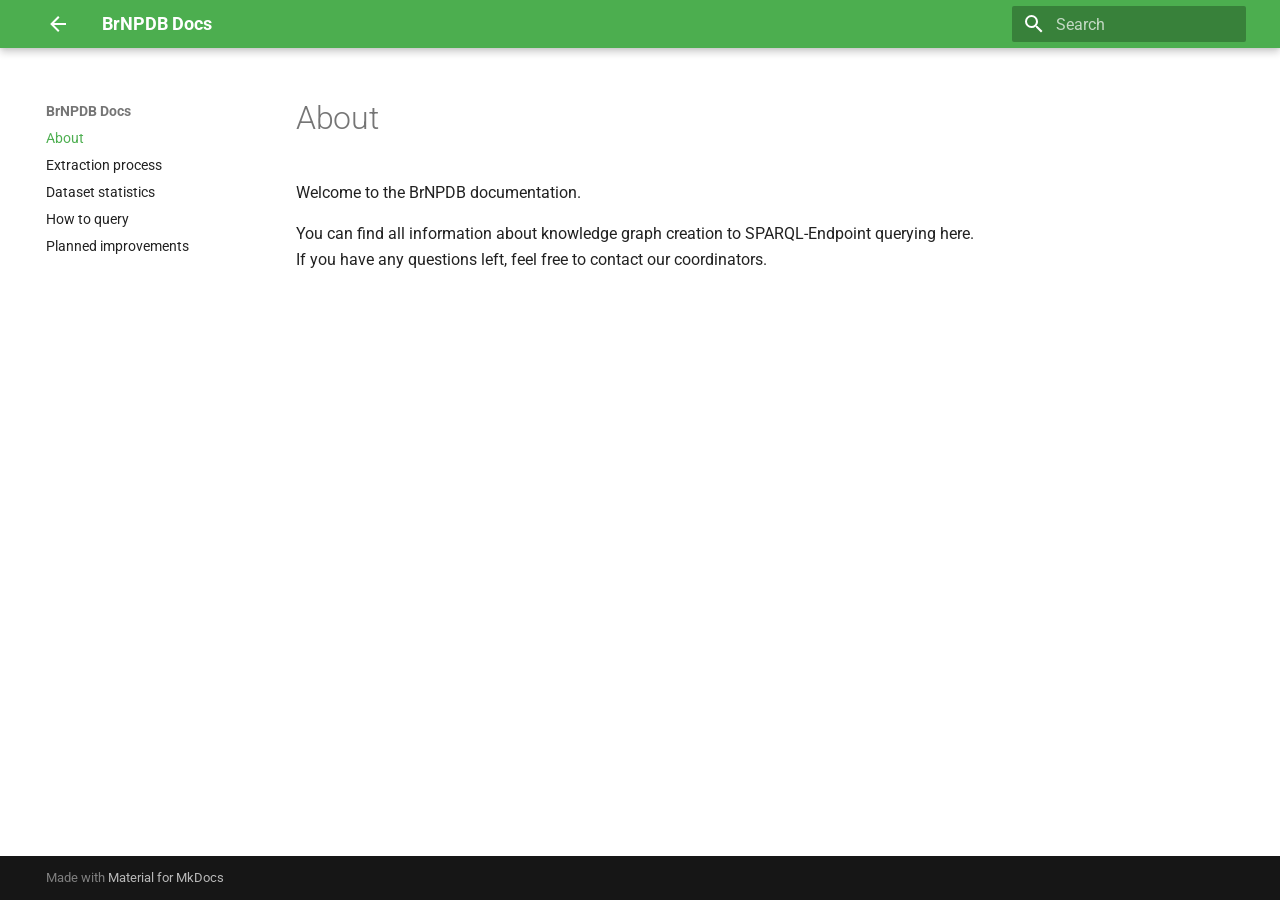
<file: about/index.html>
<!doctype html>
<html lang="en" class="no-js">
  <head>
    
      <meta charset="utf-8">
      <meta name="viewport" content="width=device-width,initial-scale=1">
      
      
      
        <link rel="canonical" href="https://brnpdb.fcfrp.usp.br/">
      
      
      
        <link rel="next" href="extraction/">
      
      <link rel="icon" href="assets/images/favicon.png">
      <meta name="generator" content="mkdocs-1.4.3, mkdocs-material-9.1.11">
    
    
      
        <title>BrNPDB Docs</title>
      
    
    
      <link rel="stylesheet" href="assets/stylesheets/main.85bb2934.min.css">
      
        
        <link rel="stylesheet" href="assets/stylesheets/palette.a6bdf11c.min.css">
      
      

    
    
    
      
        
        
        <link rel="preconnect" href="https://fonts.gstatic.com" crossorigin>
        <link rel="stylesheet" href="https://fonts.googleapis.com/css?family=Roboto:300,300i,400,400i,700,700i%7CRoboto+Mono:400,400i,700,700i&display=fallback">
        <style>:root{--md-text-font:"Roboto";--md-code-font:"Roboto Mono"}</style>
      
    
    
    <script>__md_scope=new URL(".",location),__md_hash=e=>[...e].reduce((e,_)=>(e<<5)-e+_.charCodeAt(0),0),__md_get=(e,_=localStorage,t=__md_scope)=>JSON.parse(_.getItem(t.pathname+"."+e)),__md_set=(e,_,t=localStorage,a=__md_scope)=>{try{t.setItem(a.pathname+"."+e,JSON.stringify(_))}catch(e){}}</script>
    
      

    
    
    
  </head>
  
  
    
    
    
    
    
    <body dir="ltr" data-md-color-scheme="default" data-md-color-primary="green" data-md-color-accent="green">
  
    
    
    <input class="md-toggle" data-md-toggle="drawer" type="checkbox" id="__drawer" autocomplete="off">
    <input class="md-toggle" data-md-toggle="search" type="checkbox" id="__search" autocomplete="off">
    <label class="md-overlay" for="__drawer"></label>
    <div data-md-component="skip">
      
    </div>
    <div data-md-component="announce">
      
    </div>
    
    
      

  

<header class="md-header md-header--shadow" data-md-component="header">
  <nav class="md-header__inner md-grid" aria-label="Header">
    <a href="https://brnpdb.fcfrp.usp.br/" title="BrNPDB Docs" class="md-header__button md-logo" aria-label="BrNPDB Docs" data-md-component="logo">
      
  
  <svg xmlns="http://www.w3.org/2000/svg" viewBox="0 0 24 24"><path d="M20 11v2H8l5.5 5.5-1.42 1.42L4.16 12l7.92-7.92L13.5 5.5 8 11h12Z"/></svg>

    </a>
    <label class="md-header__button md-icon" for="__drawer">
      <svg xmlns="http://www.w3.org/2000/svg" viewBox="0 0 24 24"><path d="M3 6h18v2H3V6m0 5h18v2H3v-2m0 5h18v2H3v-2Z"/></svg>
    </label>
    <div class="md-header__title" data-md-component="header-title">
      <div class="md-header__ellipsis">
        <div class="md-header__topic">
          <span class="md-ellipsis">
            BrNPDB Docs
          </span>
        </div>
        <div class="md-header__topic" data-md-component="header-topic">
          <span class="md-ellipsis">
            
              About
            
          </span>
        </div>
      </div>
    </div>
    
      
    
    
    
      <label class="md-header__button md-icon" for="__search">
        <svg xmlns="http://www.w3.org/2000/svg" viewBox="0 0 24 24"><path d="M9.5 3A6.5 6.5 0 0 1 16 9.5c0 1.61-.59 3.09-1.56 4.23l.27.27h.79l5 5-1.5 1.5-5-5v-.79l-.27-.27A6.516 6.516 0 0 1 9.5 16 6.5 6.5 0 0 1 3 9.5 6.5 6.5 0 0 1 9.5 3m0 2C7 5 5 7 5 9.5S7 14 9.5 14 14 12 14 9.5 12 5 9.5 5Z"/></svg>
      </label>
      <div class="md-search" data-md-component="search" role="dialog">
  <label class="md-search__overlay" for="__search"></label>
  <div class="md-search__inner" role="search">
    <form class="md-search__form" name="search">
      <input type="text" class="md-search__input" name="query" aria-label="Search" placeholder="Search" autocapitalize="off" autocorrect="off" autocomplete="off" spellcheck="false" data-md-component="search-query" required>
      <label class="md-search__icon md-icon" for="__search">
        <svg xmlns="http://www.w3.org/2000/svg" viewBox="0 0 24 24"><path d="M9.5 3A6.5 6.5 0 0 1 16 9.5c0 1.61-.59 3.09-1.56 4.23l.27.27h.79l5 5-1.5 1.5-5-5v-.79l-.27-.27A6.516 6.516 0 0 1 9.5 16 6.5 6.5 0 0 1 3 9.5 6.5 6.5 0 0 1 9.5 3m0 2C7 5 5 7 5 9.5S7 14 9.5 14 14 12 14 9.5 12 5 9.5 5Z"/></svg>
        <svg xmlns="http://www.w3.org/2000/svg" viewBox="0 0 24 24"><path d="M20 11v2H8l5.5 5.5-1.42 1.42L4.16 12l7.92-7.92L13.5 5.5 8 11h12Z"/></svg>
      </label>
      <nav class="md-search__options" aria-label="Search">
        
        <button type="reset" class="md-search__icon md-icon" title="Clear" aria-label="Clear" tabindex="-1">
          <svg xmlns="http://www.w3.org/2000/svg" viewBox="0 0 24 24"><path d="M19 6.41 17.59 5 12 10.59 6.41 5 5 6.41 10.59 12 5 17.59 6.41 19 12 13.41 17.59 19 19 17.59 13.41 12 19 6.41Z"/></svg>
        </button>
      </nav>
      
    </form>
    <div class="md-search__output">
      <div class="md-search__scrollwrap" data-md-scrollfix>
        <div class="md-search-result" data-md-component="search-result">
          <div class="md-search-result__meta">
            Initializing search
          </div>
          <ol class="md-search-result__list" role="presentation"></ol>
        </div>
      </div>
    </div>
  </div>
</div>
    
    
  </nav>
  
</header>
    
    <div class="md-container" data-md-component="container">
      
      
        
          
        
      
      <main class="md-main" data-md-component="main">
        <div class="md-main__inner md-grid">
          
            
              
              <div class="md-sidebar md-sidebar--primary" data-md-component="sidebar" data-md-type="navigation" >
                <div class="md-sidebar__scrollwrap">
                  <div class="md-sidebar__inner">
                    


<nav class="md-nav md-nav--primary" aria-label="Navigation" data-md-level="0">
  <label class="md-nav__title" for="__drawer">
    <a href="https://brnpdb.fcfrp.usp.br" title="BrNPDB Docs" class="md-nav__button md-logo" aria-label="BrNPDB Docs" data-md-component="logo">
      
  
  <svg xmlns="http://www.w3.org/2000/svg" viewBox="0 0 24 24"><path d="M20 11v2H8l5.5 5.5-1.42 1.42L4.16 12l7.92-7.92L13.5 5.5 8 11h12Z"/></svg>

    </a>
    BrNPDB Docs
  </label>
  
  <ul class="md-nav__list" data-md-scrollfix>
    
      
      
      

  
  
    
  
  
    <li class="md-nav__item md-nav__item--active">
      
      <input class="md-nav__toggle md-toggle" type="checkbox" id="__toc">
      
      
      
      <a href="." class="md-nav__link md-nav__link--active">
        About
      </a>
      
    </li>
  

    
      
      
      

  
  
  
    <li class="md-nav__item">
      <a href="extraction/" class="md-nav__link">
        Extraction process
      </a>
    </li>
  

    
      
      
      

  
  
  
    <li class="md-nav__item">
      <a href="dataset/" class="md-nav__link">
        Dataset statistics
      </a>
    </li>
  

    
      
      
      

  
  
  
    <li class="md-nav__item">
      <a href="query/" class="md-nav__link">
        How to query
      </a>
    </li>
  

    
      
      
      

  
  
  
    <li class="md-nav__item">
      <a href="improve/" class="md-nav__link">
        Planned improvements
      </a>
    </li>
  

    
  </ul>
</nav>
                  </div>
                </div>
              </div>
            
            
              
              <div class="md-sidebar md-sidebar--secondary" data-md-component="sidebar" data-md-type="toc" >
                <div class="md-sidebar__scrollwrap">
                  <div class="md-sidebar__inner">
                    

<nav class="md-nav md-nav--secondary" aria-label="Table of contents">
  
  
  
  
</nav>
                  </div>
                </div>
              </div>
            
          
          
            <div class="md-content" data-md-component="content">
              <article class="md-content__inner md-typeset">
                
                  


  <h1>About</h1>

<p>Welcome to the BrNPDB documentation.</p>
<p>You can find all information about knowledge graph creation to SPARQL-Endpoint querying here. If you have any questions left, feel free to contact our coordinators.</p>





                
              </article>
            </div>
          
          
        </div>
        
      </main>
      
        <footer class="md-footer">
  
  <div class="md-footer-meta md-typeset">
    <div class="md-footer-meta__inner md-grid">
      <div class="md-copyright">
  
  
    Made with
    <a href="https://squidfunk.github.io/mkdocs-material/" target="_blank" rel="noopener">
      Material for MkDocs
    </a>
  
</div>
      
    </div>
  </div>
</footer>
      
    </div>
    <div class="md-dialog" data-md-component="dialog">
      <div class="md-dialog__inner md-typeset"></div>
    </div>
    
    <script id="__config" type="application/json">{"base": ".", "features": [], "search": "assets/javascripts/workers/search.208ed371.min.js", "translations": {"clipboard.copied": "Copied to clipboard", "clipboard.copy": "Copy to clipboard", "search.result.more.one": "1 more on this page", "search.result.more.other": "# more on this page", "search.result.none": "No matching documents", "search.result.one": "1 matching document", "search.result.other": "# matching documents", "search.result.placeholder": "Type to start searching", "search.result.term.missing": "Missing", "select.version": "Select version"}}</script>
    
    
      <script src="assets/javascripts/bundle.fac441b0.min.js"></script>
      
    
  </body>
</html>
</file>
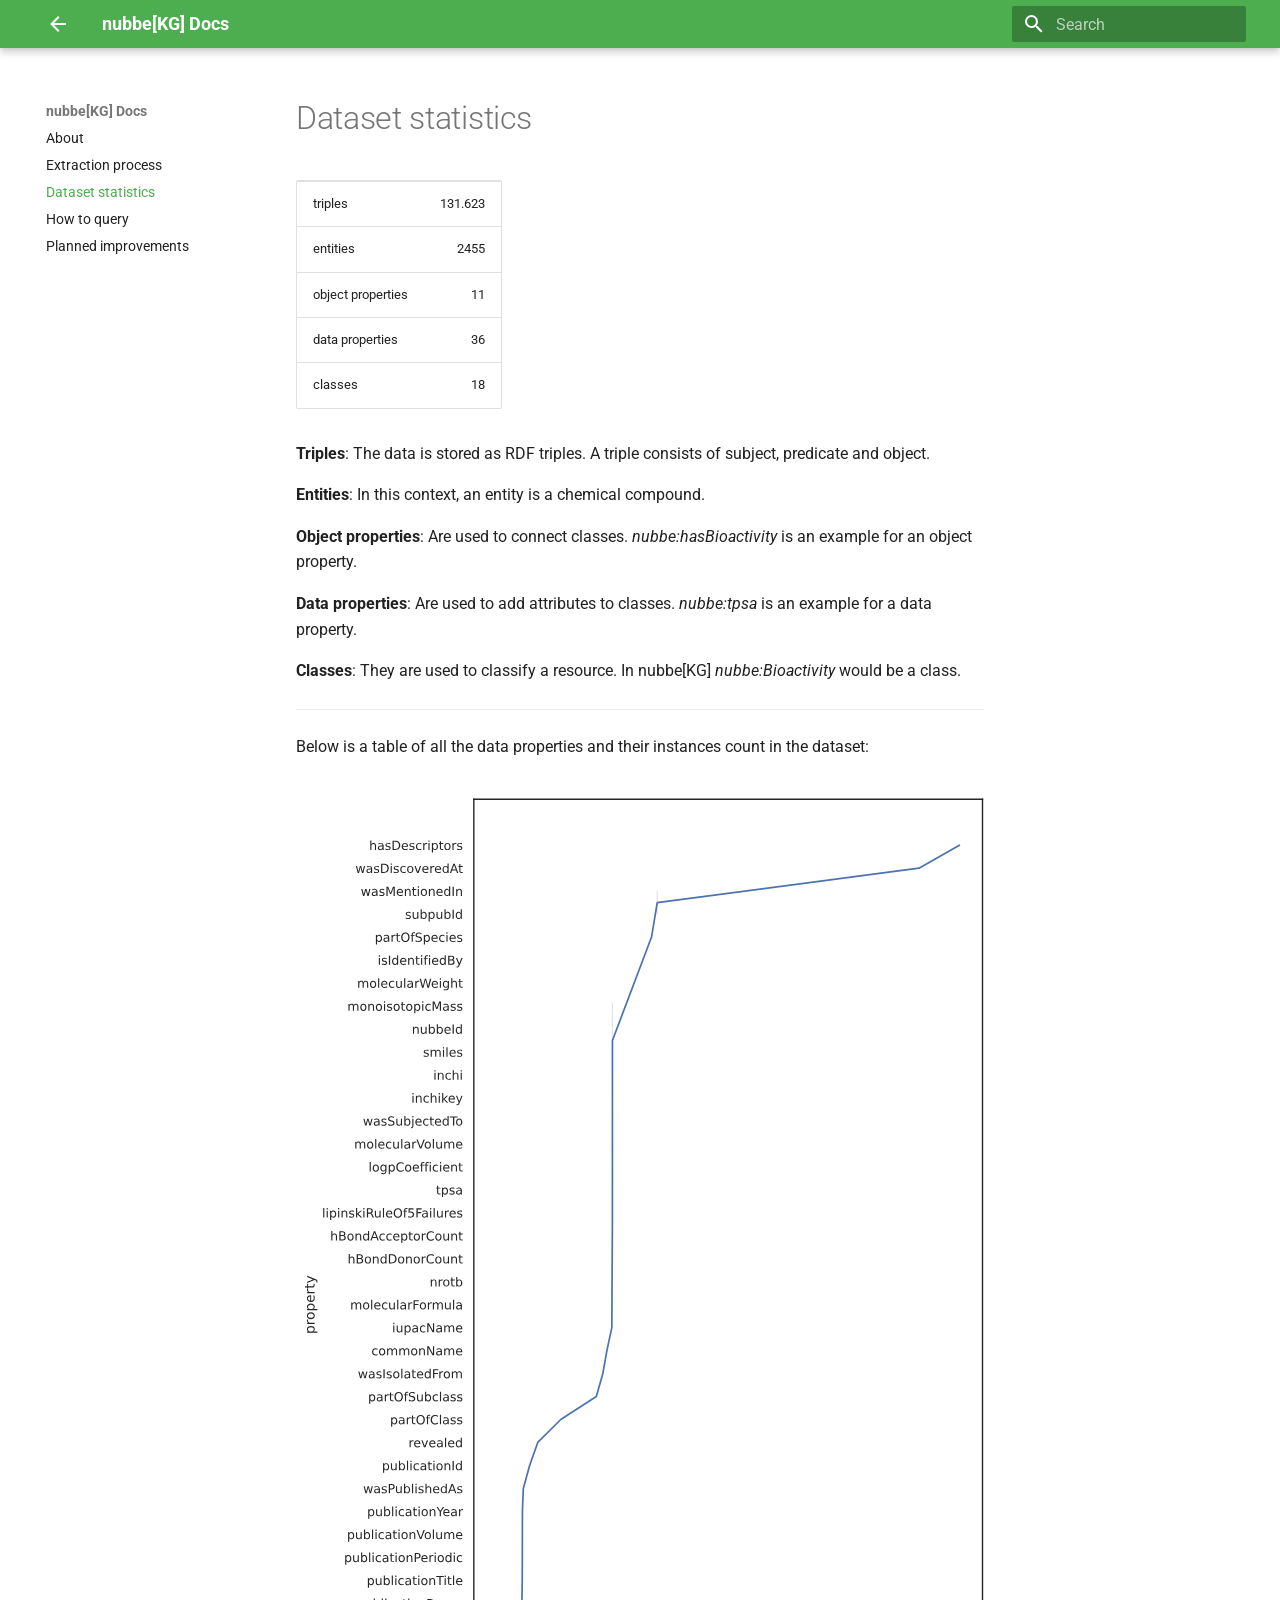
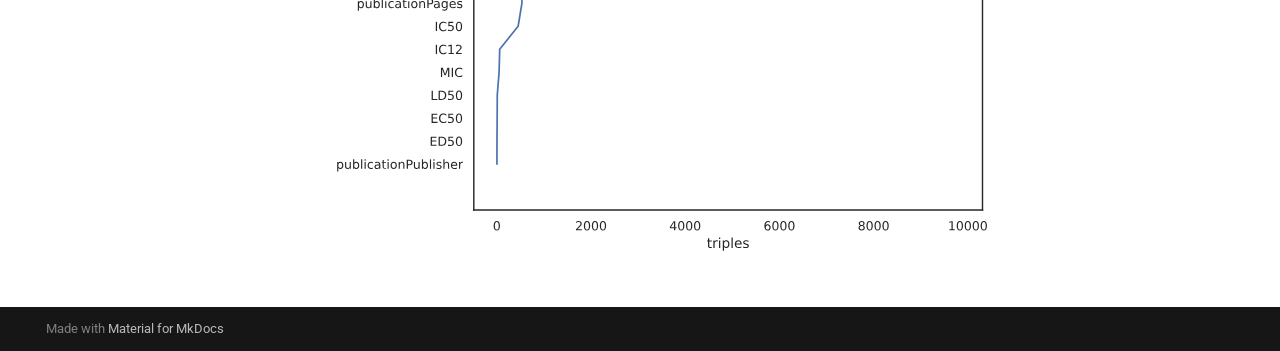
<file: about/dataset/index.html>
<!doctype html>
<html lang="en" class="no-js">
  <head>
    
      <meta charset="utf-8">
      <meta name="viewport" content="width=device-width,initial-scale=1">
      
      
      
        <link rel="canonical" href="https://nubbekg.aksw.org/dataset/">
      
      
        <link rel="prev" href="../extraction/">
      
      
        <link rel="next" href="../query/">
      
      <link rel="icon" href="../assets/images/favicon.png">
      <meta name="generator" content="mkdocs-1.4.3, mkdocs-material-9.1.11">
    
    
      
        <title>Dataset statistics - nubbe[KG] Docs</title>
      
    
    
      <link rel="stylesheet" href="../assets/stylesheets/main.85bb2934.min.css">
      
        
        <link rel="stylesheet" href="../assets/stylesheets/palette.a6bdf11c.min.css">
      
      

    
    
    
      
        
        
        <link rel="preconnect" href="https://fonts.gstatic.com" crossorigin>
        <link rel="stylesheet" href="https://fonts.googleapis.com/css?family=Roboto:300,300i,400,400i,700,700i%7CRoboto+Mono:400,400i,700,700i&display=fallback">
        <style>:root{--md-text-font:"Roboto";--md-code-font:"Roboto Mono"}</style>
      
    
    
    <script>__md_scope=new URL("..",location),__md_hash=e=>[...e].reduce((e,_)=>(e<<5)-e+_.charCodeAt(0),0),__md_get=(e,_=localStorage,t=__md_scope)=>JSON.parse(_.getItem(t.pathname+"."+e)),__md_set=(e,_,t=localStorage,a=__md_scope)=>{try{t.setItem(a.pathname+"."+e,JSON.stringify(_))}catch(e){}}</script>
    
      

    
    
    
  </head>
  
  
    
    
    
    
    
    <body dir="ltr" data-md-color-scheme="default" data-md-color-primary="green" data-md-color-accent="green">
  
    
    
    <input class="md-toggle" data-md-toggle="drawer" type="checkbox" id="__drawer" autocomplete="off">
    <input class="md-toggle" data-md-toggle="search" type="checkbox" id="__search" autocomplete="off">
    <label class="md-overlay" for="__drawer"></label>
    <div data-md-component="skip">
      
        
        <a href="#dataset-statistics" class="md-skip">
          Skip to content
        </a>
      
    </div>
    <div data-md-component="announce">
      
    </div>
    
    
      

  

<header class="md-header md-header--shadow" data-md-component="header">
  <nav class="md-header__inner md-grid" aria-label="Header">
    <a href="https://nubbekg.aksw.org/" title="nubbe[KG] Docs" class="md-header__button md-logo" aria-label="nubbe[KG] Docs" data-md-component="logo">
      
  
  <svg xmlns="http://www.w3.org/2000/svg" viewBox="0 0 24 24"><path d="M20 11v2H8l5.5 5.5-1.42 1.42L4.16 12l7.92-7.92L13.5 5.5 8 11h12Z"/></svg>

    </a>
    <label class="md-header__button md-icon" for="__drawer">
      <svg xmlns="http://www.w3.org/2000/svg" viewBox="0 0 24 24"><path d="M3 6h18v2H3V6m0 5h18v2H3v-2m0 5h18v2H3v-2Z"/></svg>
    </label>
    <div class="md-header__title" data-md-component="header-title">
      <div class="md-header__ellipsis">
        <div class="md-header__topic">
          <span class="md-ellipsis">
            nubbe[KG] Docs
          </span>
        </div>
        <div class="md-header__topic" data-md-component="header-topic">
          <span class="md-ellipsis">
            
              Dataset statistics
            
          </span>
        </div>
      </div>
    </div>
    
      
    
    
    
      <label class="md-header__button md-icon" for="__search">
        <svg xmlns="http://www.w3.org/2000/svg" viewBox="0 0 24 24"><path d="M9.5 3A6.5 6.5 0 0 1 16 9.5c0 1.61-.59 3.09-1.56 4.23l.27.27h.79l5 5-1.5 1.5-5-5v-.79l-.27-.27A6.516 6.516 0 0 1 9.5 16 6.5 6.5 0 0 1 3 9.5 6.5 6.5 0 0 1 9.5 3m0 2C7 5 5 7 5 9.5S7 14 9.5 14 14 12 14 9.5 12 5 9.5 5Z"/></svg>
      </label>
      <div class="md-search" data-md-component="search" role="dialog">
  <label class="md-search__overlay" for="__search"></label>
  <div class="md-search__inner" role="search">
    <form class="md-search__form" name="search">
      <input type="text" class="md-search__input" name="query" aria-label="Search" placeholder="Search" autocapitalize="off" autocorrect="off" autocomplete="off" spellcheck="false" data-md-component="search-query" required>
      <label class="md-search__icon md-icon" for="__search">
        <svg xmlns="http://www.w3.org/2000/svg" viewBox="0 0 24 24"><path d="M9.5 3A6.5 6.5 0 0 1 16 9.5c0 1.61-.59 3.09-1.56 4.23l.27.27h.79l5 5-1.5 1.5-5-5v-.79l-.27-.27A6.516 6.516 0 0 1 9.5 16 6.5 6.5 0 0 1 3 9.5 6.5 6.5 0 0 1 9.5 3m0 2C7 5 5 7 5 9.5S7 14 9.5 14 14 12 14 9.5 12 5 9.5 5Z"/></svg>
        <svg xmlns="http://www.w3.org/2000/svg" viewBox="0 0 24 24"><path d="M20 11v2H8l5.5 5.5-1.42 1.42L4.16 12l7.92-7.92L13.5 5.5 8 11h12Z"/></svg>
      </label>
      <nav class="md-search__options" aria-label="Search">
        
        <button type="reset" class="md-search__icon md-icon" title="Clear" aria-label="Clear" tabindex="-1">
          <svg xmlns="http://www.w3.org/2000/svg" viewBox="0 0 24 24"><path d="M19 6.41 17.59 5 12 10.59 6.41 5 5 6.41 10.59 12 5 17.59 6.41 19 12 13.41 17.59 19 19 17.59 13.41 12 19 6.41Z"/></svg>
        </button>
      </nav>
      
    </form>
    <div class="md-search__output">
      <div class="md-search__scrollwrap" data-md-scrollfix>
        <div class="md-search-result" data-md-component="search-result">
          <div class="md-search-result__meta">
            Initializing search
          </div>
          <ol class="md-search-result__list" role="presentation"></ol>
        </div>
      </div>
    </div>
  </div>
</div>
    
    
  </nav>
  
</header>
    
    <div class="md-container" data-md-component="container">
      
      
        
          
        
      
      <main class="md-main" data-md-component="main">
        <div class="md-main__inner md-grid">
          
            
              
              <div class="md-sidebar md-sidebar--primary" data-md-component="sidebar" data-md-type="navigation" >
                <div class="md-sidebar__scrollwrap">
                  <div class="md-sidebar__inner">
                    


<nav class="md-nav md-nav--primary" aria-label="Navigation" data-md-level="0">
  <label class="md-nav__title" for="__drawer">
    <a href="https://nubbekg.aksw.org/" title="nubbe[KG] Docs" class="md-nav__button md-logo" aria-label="nubbe[KG] Docs" data-md-component="logo">
      
  
  <svg xmlns="http://www.w3.org/2000/svg" viewBox="0 0 24 24"><path d="M20 11v2H8l5.5 5.5-1.42 1.42L4.16 12l7.92-7.92L13.5 5.5 8 11h12Z"/></svg>

    </a>
    nubbe[KG] Docs
  </label>
  
  <ul class="md-nav__list" data-md-scrollfix>
    
      
      
      

  
  
  
    <li class="md-nav__item">
      <a href=".." class="md-nav__link">
        About
      </a>
    </li>
  

    
      
      
      

  
  
  
    <li class="md-nav__item">
      <a href="../extraction/" class="md-nav__link">
        Extraction process
      </a>
    </li>
  

    
      
      
      

  
  
    
  
  
    <li class="md-nav__item md-nav__item--active">
      
      <input class="md-nav__toggle md-toggle" type="checkbox" id="__toc">
      
      
        
      
      
      <a href="./" class="md-nav__link md-nav__link--active">
        Dataset statistics
      </a>
      
    </li>
  

    
      
      
      

  
  
  
    <li class="md-nav__item">
      <a href="../query/" class="md-nav__link">
        How to query
      </a>
    </li>
  

    
      
      
      

  
  
  
    <li class="md-nav__item">
      <a href="../improve/" class="md-nav__link">
        Planned improvements
      </a>
    </li>
  

    
  </ul>
</nav>
                  </div>
                </div>
              </div>
            
            
              
              <div class="md-sidebar md-sidebar--secondary" data-md-component="sidebar" data-md-type="toc" >
                <div class="md-sidebar__scrollwrap">
                  <div class="md-sidebar__inner">
                    

<nav class="md-nav md-nav--secondary" aria-label="Table of contents">
  
  
  
    
  
  
</nav>
                  </div>
                </div>
              </div>
            
          
          
            <div class="md-content" data-md-component="content">
              <article class="md-content__inner md-typeset">
                
                  


<h1 id="dataset-statistics">Dataset statistics</h1>
<table>
                        <tr>
                            <td>triples</td>
                            <td align="right">131.623</td>
                        </tr>
                        <tr>
                            <td>entities</td>
                            <td align="right">2455</td>
                        </tr>
                        <tr>
                            <td>object properties</td>
                            <td align="right">11</td>
                        </tr>
                        <tr>
                            <td>data properties</td>
                            <td align="right">36</td>
                        </tr>
                        <tr>
                            <td>classes</td>
                            <td align="right">18</td>
                        </tr>
</table>

<p><strong>Triples</strong>: The data is stored as RDF triples. A triple consists of subject, predicate and object.</p>
<p><strong>Entities</strong>: In this context, an entity is a chemical compound.</p>
<p><strong>Object properties</strong>: Are used to connect classes. <em>nubbe:hasBioactivity</em> is an example for an object property.</p>
<p><strong>Data properties</strong>: Are used to add attributes to classes. <em>nubbe:tpsa</em> is an example for a data property.</p>
<p><strong>Classes</strong>: They are used to classify a resource. In nubbe[KG] <em>nubbe:Bioactivity</em> would be a class.</p>
<hr />
<p>Below is a table of all the data properties and their instances count in the dataset:</p>
<object data="nubbeprop.svg" width="700" height="1100"> </object>





                
              </article>
            </div>
          
          
        </div>
        
      </main>
      
        <footer class="md-footer">
  
  <div class="md-footer-meta md-typeset">
    <div class="md-footer-meta__inner md-grid">
      <div class="md-copyright">
  
  
    Made with
    <a href="https://squidfunk.github.io/mkdocs-material/" target="_blank" rel="noopener">
      Material for MkDocs
    </a>
  
</div>
      
    </div>
  </div>
</footer>
      
    </div>
    <div class="md-dialog" data-md-component="dialog">
      <div class="md-dialog__inner md-typeset"></div>
    </div>
    
    <script id="__config" type="application/json">{"base": "..", "features": [], "search": "../assets/javascripts/workers/search.208ed371.min.js", "translations": {"clipboard.copied": "Copied to clipboard", "clipboard.copy": "Copy to clipboard", "search.result.more.one": "1 more on this page", "search.result.more.other": "# more on this page", "search.result.none": "No matching documents", "search.result.one": "1 matching document", "search.result.other": "# matching documents", "search.result.placeholder": "Type to start searching", "search.result.term.missing": "Missing", "select.version": "Select version"}}</script>
    
    
      <script src="../assets/javascripts/bundle.fac441b0.min.js"></script>
      
    
  </body>
</html>
</file>
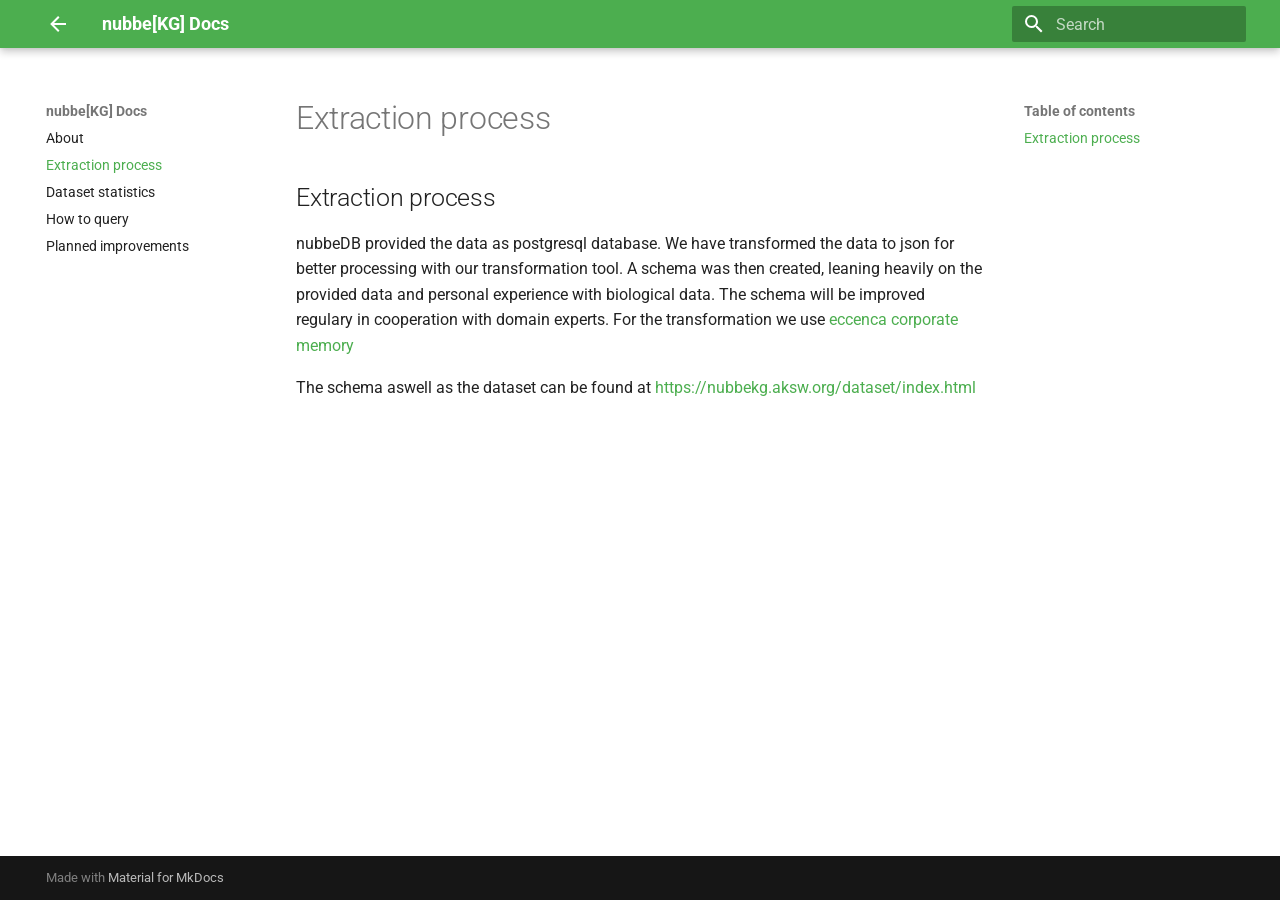
<file: about/extraction/index.html>
<!doctype html>
<html lang="en" class="no-js">
  <head>
    
      <meta charset="utf-8">
      <meta name="viewport" content="width=device-width,initial-scale=1">
      
      
      
        <link rel="canonical" href="https://nubbekg.aksw.org/extraction/">
      
      
        <link rel="prev" href="..">
      
      
        <link rel="next" href="../dataset/">
      
      <link rel="icon" href="../assets/images/favicon.png">
      <meta name="generator" content="mkdocs-1.4.3, mkdocs-material-9.1.11">
    
    
      
        <title>Extraction process - nubbe[KG] Docs</title>
      
    
    
      <link rel="stylesheet" href="../assets/stylesheets/main.85bb2934.min.css">
      
        
        <link rel="stylesheet" href="../assets/stylesheets/palette.a6bdf11c.min.css">
      
      

    
    
    
      
        
        
        <link rel="preconnect" href="https://fonts.gstatic.com" crossorigin>
        <link rel="stylesheet" href="https://fonts.googleapis.com/css?family=Roboto:300,300i,400,400i,700,700i%7CRoboto+Mono:400,400i,700,700i&display=fallback">
        <style>:root{--md-text-font:"Roboto";--md-code-font:"Roboto Mono"}</style>
      
    
    
    <script>__md_scope=new URL("..",location),__md_hash=e=>[...e].reduce((e,_)=>(e<<5)-e+_.charCodeAt(0),0),__md_get=(e,_=localStorage,t=__md_scope)=>JSON.parse(_.getItem(t.pathname+"."+e)),__md_set=(e,_,t=localStorage,a=__md_scope)=>{try{t.setItem(a.pathname+"."+e,JSON.stringify(_))}catch(e){}}</script>
    
      

    
    
    
  </head>
  
  
    
    
    
    
    
    <body dir="ltr" data-md-color-scheme="default" data-md-color-primary="green" data-md-color-accent="green">
  
    
    
    <input class="md-toggle" data-md-toggle="drawer" type="checkbox" id="__drawer" autocomplete="off">
    <input class="md-toggle" data-md-toggle="search" type="checkbox" id="__search" autocomplete="off">
    <label class="md-overlay" for="__drawer"></label>
    <div data-md-component="skip">
      
        
        <a href="#extraction-process" class="md-skip">
          Skip to content
        </a>
      
    </div>
    <div data-md-component="announce">
      
    </div>
    
    
      

  

<header class="md-header md-header--shadow" data-md-component="header">
  <nav class="md-header__inner md-grid" aria-label="Header">
    <a href="https://nubbekg.aksw.org/" title="nubbe[KG] Docs" class="md-header__button md-logo" aria-label="nubbe[KG] Docs" data-md-component="logo">
      
  
  <svg xmlns="http://www.w3.org/2000/svg" viewBox="0 0 24 24"><path d="M20 11v2H8l5.5 5.5-1.42 1.42L4.16 12l7.92-7.92L13.5 5.5 8 11h12Z"/></svg>

    </a>
    <label class="md-header__button md-icon" for="__drawer">
      <svg xmlns="http://www.w3.org/2000/svg" viewBox="0 0 24 24"><path d="M3 6h18v2H3V6m0 5h18v2H3v-2m0 5h18v2H3v-2Z"/></svg>
    </label>
    <div class="md-header__title" data-md-component="header-title">
      <div class="md-header__ellipsis">
        <div class="md-header__topic">
          <span class="md-ellipsis">
            nubbe[KG] Docs
          </span>
        </div>
        <div class="md-header__topic" data-md-component="header-topic">
          <span class="md-ellipsis">
            
              Extraction process
            
          </span>
        </div>
      </div>
    </div>
    
      
    
    
    
      <label class="md-header__button md-icon" for="__search">
        <svg xmlns="http://www.w3.org/2000/svg" viewBox="0 0 24 24"><path d="M9.5 3A6.5 6.5 0 0 1 16 9.5c0 1.61-.59 3.09-1.56 4.23l.27.27h.79l5 5-1.5 1.5-5-5v-.79l-.27-.27A6.516 6.516 0 0 1 9.5 16 6.5 6.5 0 0 1 3 9.5 6.5 6.5 0 0 1 9.5 3m0 2C7 5 5 7 5 9.5S7 14 9.5 14 14 12 14 9.5 12 5 9.5 5Z"/></svg>
      </label>
      <div class="md-search" data-md-component="search" role="dialog">
  <label class="md-search__overlay" for="__search"></label>
  <div class="md-search__inner" role="search">
    <form class="md-search__form" name="search">
      <input type="text" class="md-search__input" name="query" aria-label="Search" placeholder="Search" autocapitalize="off" autocorrect="off" autocomplete="off" spellcheck="false" data-md-component="search-query" required>
      <label class="md-search__icon md-icon" for="__search">
        <svg xmlns="http://www.w3.org/2000/svg" viewBox="0 0 24 24"><path d="M9.5 3A6.5 6.5 0 0 1 16 9.5c0 1.61-.59 3.09-1.56 4.23l.27.27h.79l5 5-1.5 1.5-5-5v-.79l-.27-.27A6.516 6.516 0 0 1 9.5 16 6.5 6.5 0 0 1 3 9.5 6.5 6.5 0 0 1 9.5 3m0 2C7 5 5 7 5 9.5S7 14 9.5 14 14 12 14 9.5 12 5 9.5 5Z"/></svg>
        <svg xmlns="http://www.w3.org/2000/svg" viewBox="0 0 24 24"><path d="M20 11v2H8l5.5 5.5-1.42 1.42L4.16 12l7.92-7.92L13.5 5.5 8 11h12Z"/></svg>
      </label>
      <nav class="md-search__options" aria-label="Search">
        
        <button type="reset" class="md-search__icon md-icon" title="Clear" aria-label="Clear" tabindex="-1">
          <svg xmlns="http://www.w3.org/2000/svg" viewBox="0 0 24 24"><path d="M19 6.41 17.59 5 12 10.59 6.41 5 5 6.41 10.59 12 5 17.59 6.41 19 12 13.41 17.59 19 19 17.59 13.41 12 19 6.41Z"/></svg>
        </button>
      </nav>
      
    </form>
    <div class="md-search__output">
      <div class="md-search__scrollwrap" data-md-scrollfix>
        <div class="md-search-result" data-md-component="search-result">
          <div class="md-search-result__meta">
            Initializing search
          </div>
          <ol class="md-search-result__list" role="presentation"></ol>
        </div>
      </div>
    </div>
  </div>
</div>
    
    
  </nav>
  
</header>
    
    <div class="md-container" data-md-component="container">
      
      
        
          
        
      
      <main class="md-main" data-md-component="main">
        <div class="md-main__inner md-grid">
          
            
              
              <div class="md-sidebar md-sidebar--primary" data-md-component="sidebar" data-md-type="navigation" >
                <div class="md-sidebar__scrollwrap">
                  <div class="md-sidebar__inner">
                    


<nav class="md-nav md-nav--primary" aria-label="Navigation" data-md-level="0">
  <label class="md-nav__title" for="__drawer">
    <a href="https://nubbekg.aksw.org/" title="nubbe[KG] Docs" class="md-nav__button md-logo" aria-label="nubbe[KG] Docs" data-md-component="logo">
      
  
  <svg xmlns="http://www.w3.org/2000/svg" viewBox="0 0 24 24"><path d="M20 11v2H8l5.5 5.5-1.42 1.42L4.16 12l7.92-7.92L13.5 5.5 8 11h12Z"/></svg>

    </a>
    nubbe[KG] Docs
  </label>
  
  <ul class="md-nav__list" data-md-scrollfix>
    
      
      
      

  
  
  
    <li class="md-nav__item">
      <a href=".." class="md-nav__link">
        About
      </a>
    </li>
  

    
      
      
      

  
  
    
  
  
    <li class="md-nav__item md-nav__item--active">
      
      <input class="md-nav__toggle md-toggle" type="checkbox" id="__toc">
      
      
      
        <label class="md-nav__link md-nav__link--active" for="__toc">
          Extraction process
          <span class="md-nav__icon md-icon"></span>
        </label>
      
      <a href="./" class="md-nav__link md-nav__link--active">
        Extraction process
      </a>
      
        

<nav class="md-nav md-nav--secondary" aria-label="Table of contents">
  
  
  
  
    <label class="md-nav__title" for="__toc">
      <span class="md-nav__icon md-icon"></span>
      Table of contents
    </label>
    <ul class="md-nav__list" data-md-component="toc" data-md-scrollfix>
      
        <li class="md-nav__item">
  <a href="#extraction-process" class="md-nav__link">
    Extraction process
  </a>
  
</li>
      
    </ul>
  
</nav>
      
    </li>
  

    
      
      
      

  
  
  
    <li class="md-nav__item">
      <a href="../dataset/" class="md-nav__link">
        Dataset statistics
      </a>
    </li>
  

    
      
      
      

  
  
  
    <li class="md-nav__item">
      <a href="../query/" class="md-nav__link">
        How to query
      </a>
    </li>
  

    
      
      
      

  
  
  
    <li class="md-nav__item">
      <a href="../improve/" class="md-nav__link">
        Planned improvements
      </a>
    </li>
  

    
  </ul>
</nav>
                  </div>
                </div>
              </div>
            
            
              
              <div class="md-sidebar md-sidebar--secondary" data-md-component="sidebar" data-md-type="toc" >
                <div class="md-sidebar__scrollwrap">
                  <div class="md-sidebar__inner">
                    

<nav class="md-nav md-nav--secondary" aria-label="Table of contents">
  
  
  
  
    <label class="md-nav__title" for="__toc">
      <span class="md-nav__icon md-icon"></span>
      Table of contents
    </label>
    <ul class="md-nav__list" data-md-component="toc" data-md-scrollfix>
      
        <li class="md-nav__item">
  <a href="#extraction-process" class="md-nav__link">
    Extraction process
  </a>
  
</li>
      
    </ul>
  
</nav>
                  </div>
                </div>
              </div>
            
          
          
            <div class="md-content" data-md-component="content">
              <article class="md-content__inner md-typeset">
                
                  


  <h1>Extraction process</h1>

<h2 id="extraction-process">Extraction process</h2>
<p>nubbeDB provided the data as postgresql database.
We have transformed the data to json for better processing with our transformation tool.
A schema was then created, leaning heavily on the provided data and personal experience with biological data. The schema will be improved regulary in cooperation with domain experts.
For the transformation we use <a href="https://eccenca.com/products/enterprise-knowledge-graph-platform-corporate-memory">eccenca corporate memory</a></p>
<p>The schema aswell as the dataset can be found at <a href="https://nubbekg.aksw.org/dataset/index.html">https://nubbekg.aksw.org/dataset/index.html</a></p>





                
              </article>
            </div>
          
          
        </div>
        
      </main>
      
        <footer class="md-footer">
  
  <div class="md-footer-meta md-typeset">
    <div class="md-footer-meta__inner md-grid">
      <div class="md-copyright">
  
  
    Made with
    <a href="https://squidfunk.github.io/mkdocs-material/" target="_blank" rel="noopener">
      Material for MkDocs
    </a>
  
</div>
      
    </div>
  </div>
</footer>
      
    </div>
    <div class="md-dialog" data-md-component="dialog">
      <div class="md-dialog__inner md-typeset"></div>
    </div>
    
    <script id="__config" type="application/json">{"base": "..", "features": [], "search": "../assets/javascripts/workers/search.208ed371.min.js", "translations": {"clipboard.copied": "Copied to clipboard", "clipboard.copy": "Copy to clipboard", "search.result.more.one": "1 more on this page", "search.result.more.other": "# more on this page", "search.result.none": "No matching documents", "search.result.one": "1 matching document", "search.result.other": "# matching documents", "search.result.placeholder": "Type to start searching", "search.result.term.missing": "Missing", "select.version": "Select version"}}</script>
    
    
      <script src="../assets/javascripts/bundle.fac441b0.min.js"></script>
      
    
  </body>
</html>
</file>
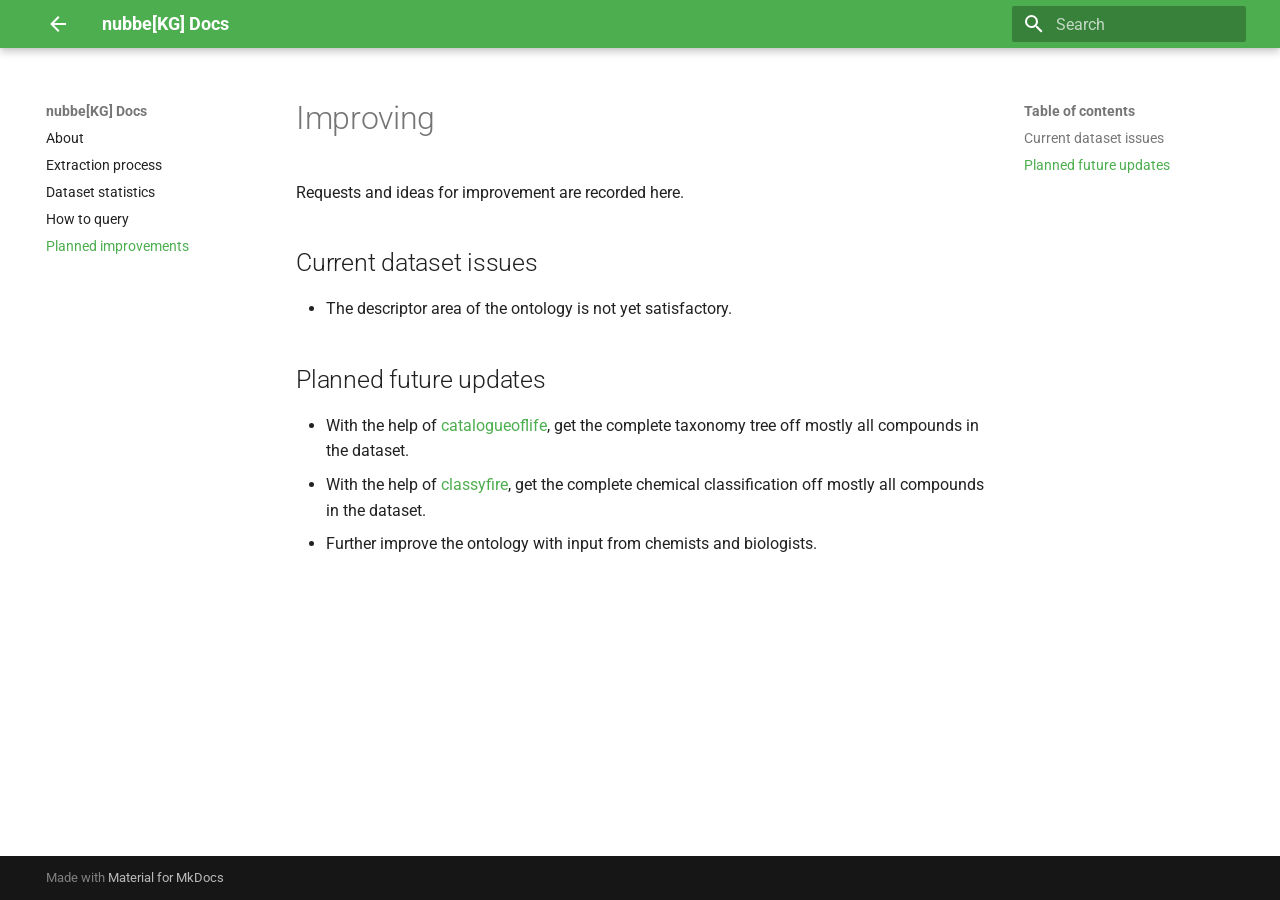
<file: about/improve/index.html>
<!doctype html>
<html lang="en" class="no-js">
  <head>
    
      <meta charset="utf-8">
      <meta name="viewport" content="width=device-width,initial-scale=1">
      
      
      
        <link rel="canonical" href="https://nubbekg.aksw.org/improve/">
      
      
        <link rel="prev" href="../query/">
      
      
      <link rel="icon" href="../assets/images/favicon.png">
      <meta name="generator" content="mkdocs-1.4.3, mkdocs-material-9.1.11">
    
    
      
        <title>Planned improvements - nubbe[KG] Docs</title>
      
    
    
      <link rel="stylesheet" href="../assets/stylesheets/main.85bb2934.min.css">
      
        
        <link rel="stylesheet" href="../assets/stylesheets/palette.a6bdf11c.min.css">
      
      

    
    
    
      
        
        
        <link rel="preconnect" href="https://fonts.gstatic.com" crossorigin>
        <link rel="stylesheet" href="https://fonts.googleapis.com/css?family=Roboto:300,300i,400,400i,700,700i%7CRoboto+Mono:400,400i,700,700i&display=fallback">
        <style>:root{--md-text-font:"Roboto";--md-code-font:"Roboto Mono"}</style>
      
    
    
    <script>__md_scope=new URL("..",location),__md_hash=e=>[...e].reduce((e,_)=>(e<<5)-e+_.charCodeAt(0),0),__md_get=(e,_=localStorage,t=__md_scope)=>JSON.parse(_.getItem(t.pathname+"."+e)),__md_set=(e,_,t=localStorage,a=__md_scope)=>{try{t.setItem(a.pathname+"."+e,JSON.stringify(_))}catch(e){}}</script>
    
      

    
    
    
  </head>
  
  
    
    
    
    
    
    <body dir="ltr" data-md-color-scheme="default" data-md-color-primary="green" data-md-color-accent="green">
  
    
    
    <input class="md-toggle" data-md-toggle="drawer" type="checkbox" id="__drawer" autocomplete="off">
    <input class="md-toggle" data-md-toggle="search" type="checkbox" id="__search" autocomplete="off">
    <label class="md-overlay" for="__drawer"></label>
    <div data-md-component="skip">
      
        
        <a href="#improving" class="md-skip">
          Skip to content
        </a>
      
    </div>
    <div data-md-component="announce">
      
    </div>
    
    
      

  

<header class="md-header md-header--shadow" data-md-component="header">
  <nav class="md-header__inner md-grid" aria-label="Header">
    <a href="https://nubbekg.aksw.org/" title="nubbe[KG] Docs" class="md-header__button md-logo" aria-label="nubbe[KG] Docs" data-md-component="logo">
      
  
  <svg xmlns="http://www.w3.org/2000/svg" viewBox="0 0 24 24"><path d="M20 11v2H8l5.5 5.5-1.42 1.42L4.16 12l7.92-7.92L13.5 5.5 8 11h12Z"/></svg>

    </a>
    <label class="md-header__button md-icon" for="__drawer">
      <svg xmlns="http://www.w3.org/2000/svg" viewBox="0 0 24 24"><path d="M3 6h18v2H3V6m0 5h18v2H3v-2m0 5h18v2H3v-2Z"/></svg>
    </label>
    <div class="md-header__title" data-md-component="header-title">
      <div class="md-header__ellipsis">
        <div class="md-header__topic">
          <span class="md-ellipsis">
            nubbe[KG] Docs
          </span>
        </div>
        <div class="md-header__topic" data-md-component="header-topic">
          <span class="md-ellipsis">
            
              Planned improvements
            
          </span>
        </div>
      </div>
    </div>
    
      
    
    
    
      <label class="md-header__button md-icon" for="__search">
        <svg xmlns="http://www.w3.org/2000/svg" viewBox="0 0 24 24"><path d="M9.5 3A6.5 6.5 0 0 1 16 9.5c0 1.61-.59 3.09-1.56 4.23l.27.27h.79l5 5-1.5 1.5-5-5v-.79l-.27-.27A6.516 6.516 0 0 1 9.5 16 6.5 6.5 0 0 1 3 9.5 6.5 6.5 0 0 1 9.5 3m0 2C7 5 5 7 5 9.5S7 14 9.5 14 14 12 14 9.5 12 5 9.5 5Z"/></svg>
      </label>
      <div class="md-search" data-md-component="search" role="dialog">
  <label class="md-search__overlay" for="__search"></label>
  <div class="md-search__inner" role="search">
    <form class="md-search__form" name="search">
      <input type="text" class="md-search__input" name="query" aria-label="Search" placeholder="Search" autocapitalize="off" autocorrect="off" autocomplete="off" spellcheck="false" data-md-component="search-query" required>
      <label class="md-search__icon md-icon" for="__search">
        <svg xmlns="http://www.w3.org/2000/svg" viewBox="0 0 24 24"><path d="M9.5 3A6.5 6.5 0 0 1 16 9.5c0 1.61-.59 3.09-1.56 4.23l.27.27h.79l5 5-1.5 1.5-5-5v-.79l-.27-.27A6.516 6.516 0 0 1 9.5 16 6.5 6.5 0 0 1 3 9.5 6.5 6.5 0 0 1 9.5 3m0 2C7 5 5 7 5 9.5S7 14 9.5 14 14 12 14 9.5 12 5 9.5 5Z"/></svg>
        <svg xmlns="http://www.w3.org/2000/svg" viewBox="0 0 24 24"><path d="M20 11v2H8l5.5 5.5-1.42 1.42L4.16 12l7.92-7.92L13.5 5.5 8 11h12Z"/></svg>
      </label>
      <nav class="md-search__options" aria-label="Search">
        
        <button type="reset" class="md-search__icon md-icon" title="Clear" aria-label="Clear" tabindex="-1">
          <svg xmlns="http://www.w3.org/2000/svg" viewBox="0 0 24 24"><path d="M19 6.41 17.59 5 12 10.59 6.41 5 5 6.41 10.59 12 5 17.59 6.41 19 12 13.41 17.59 19 19 17.59 13.41 12 19 6.41Z"/></svg>
        </button>
      </nav>
      
    </form>
    <div class="md-search__output">
      <div class="md-search__scrollwrap" data-md-scrollfix>
        <div class="md-search-result" data-md-component="search-result">
          <div class="md-search-result__meta">
            Initializing search
          </div>
          <ol class="md-search-result__list" role="presentation"></ol>
        </div>
      </div>
    </div>
  </div>
</div>
    
    
  </nav>
  
</header>
    
    <div class="md-container" data-md-component="container">
      
      
        
          
        
      
      <main class="md-main" data-md-component="main">
        <div class="md-main__inner md-grid">
          
            
              
              <div class="md-sidebar md-sidebar--primary" data-md-component="sidebar" data-md-type="navigation" >
                <div class="md-sidebar__scrollwrap">
                  <div class="md-sidebar__inner">
                    


<nav class="md-nav md-nav--primary" aria-label="Navigation" data-md-level="0">
  <label class="md-nav__title" for="__drawer">
    <a href="https://nubbekg.aksw.org/" title="nubbe[KG] Docs" class="md-nav__button md-logo" aria-label="nubbe[KG] Docs" data-md-component="logo">
      
  
  <svg xmlns="http://www.w3.org/2000/svg" viewBox="0 0 24 24"><path d="M20 11v2H8l5.5 5.5-1.42 1.42L4.16 12l7.92-7.92L13.5 5.5 8 11h12Z"/></svg>

    </a>
    nubbe[KG] Docs
  </label>
  
  <ul class="md-nav__list" data-md-scrollfix>
    
      
      
      

  
  
  
    <li class="md-nav__item">
      <a href=".." class="md-nav__link">
        About
      </a>
    </li>
  

    
      
      
      

  
  
  
    <li class="md-nav__item">
      <a href="../extraction/" class="md-nav__link">
        Extraction process
      </a>
    </li>
  

    
      
      
      

  
  
  
    <li class="md-nav__item">
      <a href="../dataset/" class="md-nav__link">
        Dataset statistics
      </a>
    </li>
  

    
      
      
      

  
  
  
    <li class="md-nav__item">
      <a href="../query/" class="md-nav__link">
        How to query
      </a>
    </li>
  

    
      
      
      

  
  
    
  
  
    <li class="md-nav__item md-nav__item--active">
      
      <input class="md-nav__toggle md-toggle" type="checkbox" id="__toc">
      
      
        
      
      
        <label class="md-nav__link md-nav__link--active" for="__toc">
          Planned improvements
          <span class="md-nav__icon md-icon"></span>
        </label>
      
      <a href="./" class="md-nav__link md-nav__link--active">
        Planned improvements
      </a>
      
        

<nav class="md-nav md-nav--secondary" aria-label="Table of contents">
  
  
  
    
  
  
    <label class="md-nav__title" for="__toc">
      <span class="md-nav__icon md-icon"></span>
      Table of contents
    </label>
    <ul class="md-nav__list" data-md-component="toc" data-md-scrollfix>
      
        <li class="md-nav__item">
  <a href="#current-dataset-issues" class="md-nav__link">
    Current dataset issues
  </a>
  
</li>
      
        <li class="md-nav__item">
  <a href="#planned-future-updates" class="md-nav__link">
    Planned future updates
  </a>
  
</li>
      
    </ul>
  
</nav>
      
    </li>
  

    
  </ul>
</nav>
                  </div>
                </div>
              </div>
            
            
              
              <div class="md-sidebar md-sidebar--secondary" data-md-component="sidebar" data-md-type="toc" >
                <div class="md-sidebar__scrollwrap">
                  <div class="md-sidebar__inner">
                    

<nav class="md-nav md-nav--secondary" aria-label="Table of contents">
  
  
  
    
  
  
    <label class="md-nav__title" for="__toc">
      <span class="md-nav__icon md-icon"></span>
      Table of contents
    </label>
    <ul class="md-nav__list" data-md-component="toc" data-md-scrollfix>
      
        <li class="md-nav__item">
  <a href="#current-dataset-issues" class="md-nav__link">
    Current dataset issues
  </a>
  
</li>
      
        <li class="md-nav__item">
  <a href="#planned-future-updates" class="md-nav__link">
    Planned future updates
  </a>
  
</li>
      
    </ul>
  
</nav>
                  </div>
                </div>
              </div>
            
          
          
            <div class="md-content" data-md-component="content">
              <article class="md-content__inner md-typeset">
                
                  


<h1 id="improving">Improving</h3></h1>
<p>Requests and ideas for improvement are recorded here.</p>
<h2 id="current-dataset-issues">Current dataset issues</h4></h2>
<ul>
<li>The descriptor area of the ontology is not yet satisfactory.</li>
</ul>
<h2 id="planned-future-updates">Planned future updates</h2>
<ul>
<li>With the help of <a href="https://www.catalogueoflife.org">catalogueoflife</a>, get the complete taxonomy tree off mostly all compounds in the dataset.</li>
<li>With the help of <a href="http://classyfire.wishartlab.com/">classyfire</a>, get the complete chemical classification off mostly all compounds in the dataset.</li>
<li>Further improve the ontology with input from chemists and biologists.</li>
</ul>





                
              </article>
            </div>
          
          
        </div>
        
      </main>
      
        <footer class="md-footer">
  
  <div class="md-footer-meta md-typeset">
    <div class="md-footer-meta__inner md-grid">
      <div class="md-copyright">
  
  
    Made with
    <a href="https://squidfunk.github.io/mkdocs-material/" target="_blank" rel="noopener">
      Material for MkDocs
    </a>
  
</div>
      
    </div>
  </div>
</footer>
      
    </div>
    <div class="md-dialog" data-md-component="dialog">
      <div class="md-dialog__inner md-typeset"></div>
    </div>
    
    <script id="__config" type="application/json">{"base": "..", "features": [], "search": "../assets/javascripts/workers/search.208ed371.min.js", "translations": {"clipboard.copied": "Copied to clipboard", "clipboard.copy": "Copy to clipboard", "search.result.more.one": "1 more on this page", "search.result.more.other": "# more on this page", "search.result.none": "No matching documents", "search.result.one": "1 matching document", "search.result.other": "# matching documents", "search.result.placeholder": "Type to start searching", "search.result.term.missing": "Missing", "select.version": "Select version"}}</script>
    
    
      <script src="../assets/javascripts/bundle.fac441b0.min.js"></script>
      
    
  </body>
</html>
</file>
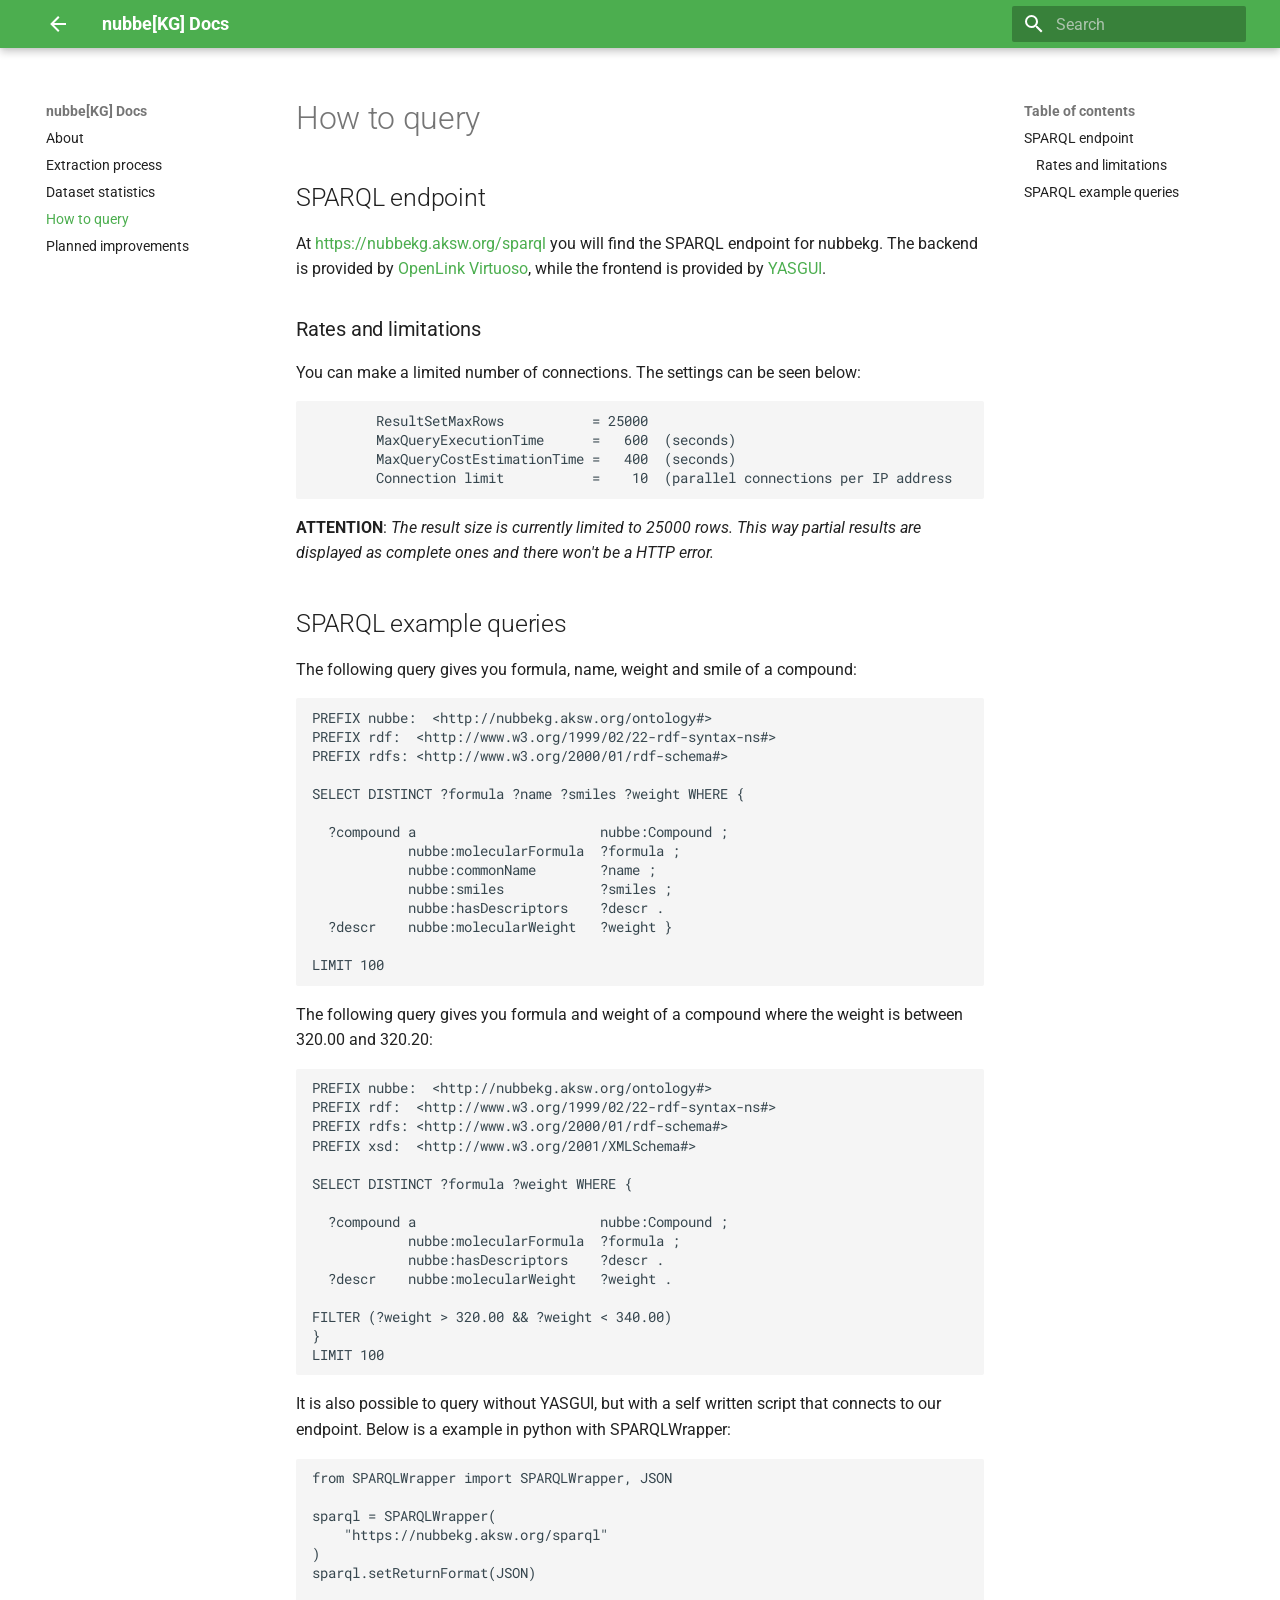
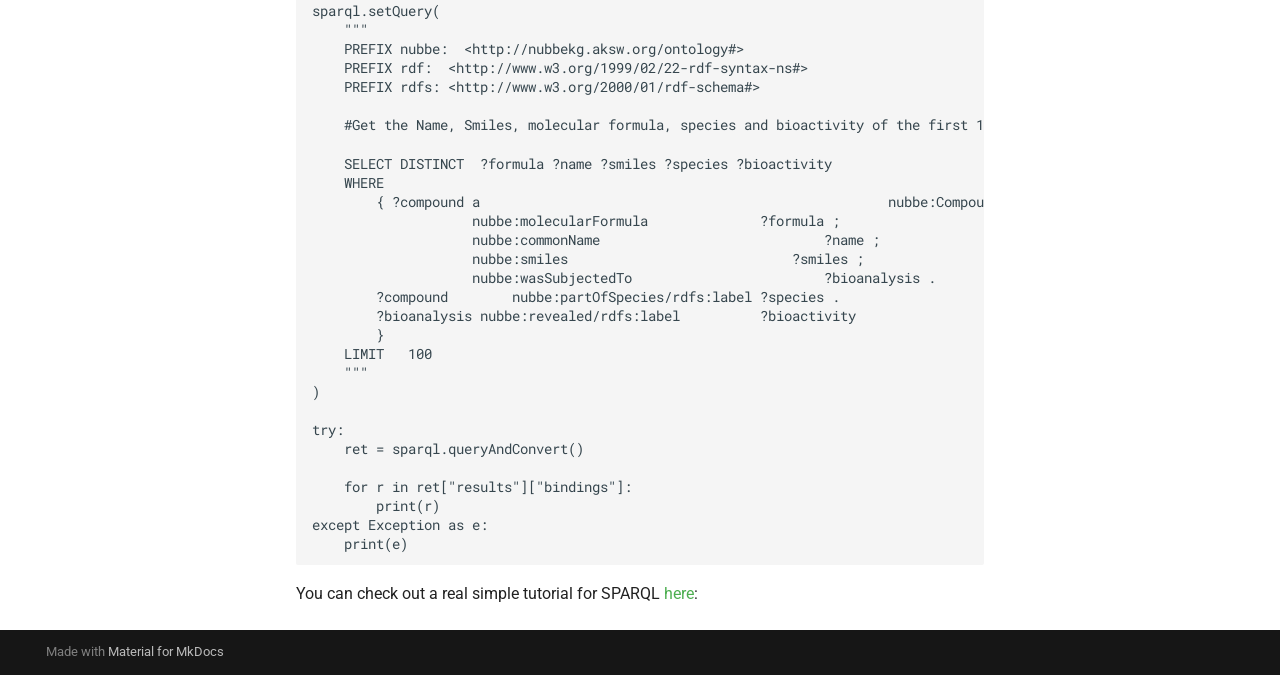
<file: about/query/index.html>
<!doctype html>
<html lang="en" class="no-js">
  <head>
    
      <meta charset="utf-8">
      <meta name="viewport" content="width=device-width,initial-scale=1">
      
      
      
        <link rel="canonical" href="https://nubbekg.aksw.org/query/">
      
      
        <link rel="prev" href="../dataset/">
      
      
        <link rel="next" href="../improve/">
      
      <link rel="icon" href="../assets/images/favicon.png">
      <meta name="generator" content="mkdocs-1.4.3, mkdocs-material-9.1.11">
    
    
      
        <title>How to query - nubbe[KG] Docs</title>
      
    
    
      <link rel="stylesheet" href="../assets/stylesheets/main.85bb2934.min.css">
      
        
        <link rel="stylesheet" href="../assets/stylesheets/palette.a6bdf11c.min.css">
      
      

    
    
    
      
        
        
        <link rel="preconnect" href="https://fonts.gstatic.com" crossorigin>
        <link rel="stylesheet" href="https://fonts.googleapis.com/css?family=Roboto:300,300i,400,400i,700,700i%7CRoboto+Mono:400,400i,700,700i&display=fallback">
        <style>:root{--md-text-font:"Roboto";--md-code-font:"Roboto Mono"}</style>
      
    
    
    <script>__md_scope=new URL("..",location),__md_hash=e=>[...e].reduce((e,_)=>(e<<5)-e+_.charCodeAt(0),0),__md_get=(e,_=localStorage,t=__md_scope)=>JSON.parse(_.getItem(t.pathname+"."+e)),__md_set=(e,_,t=localStorage,a=__md_scope)=>{try{t.setItem(a.pathname+"."+e,JSON.stringify(_))}catch(e){}}</script>
    
      

    
    
    
  </head>
  
  
    
    
    
    
    
    <body dir="ltr" data-md-color-scheme="default" data-md-color-primary="green" data-md-color-accent="green">
  
    
    
    <input class="md-toggle" data-md-toggle="drawer" type="checkbox" id="__drawer" autocomplete="off">
    <input class="md-toggle" data-md-toggle="search" type="checkbox" id="__search" autocomplete="off">
    <label class="md-overlay" for="__drawer"></label>
    <div data-md-component="skip">
      
        
        <a href="#sparql-endpoint" class="md-skip">
          Skip to content
        </a>
      
    </div>
    <div data-md-component="announce">
      
    </div>
    
    
      

  

<header class="md-header md-header--shadow" data-md-component="header">
  <nav class="md-header__inner md-grid" aria-label="Header">
    <a href="https://nubbekg.aksw.org/" title="nubbe[KG] Docs" class="md-header__button md-logo" aria-label="nubbe[KG] Docs" data-md-component="logo">
      
  
  <svg xmlns="http://www.w3.org/2000/svg" viewBox="0 0 24 24"><path d="M20 11v2H8l5.5 5.5-1.42 1.42L4.16 12l7.92-7.92L13.5 5.5 8 11h12Z"/></svg>

    </a>
    <label class="md-header__button md-icon" for="__drawer">
      <svg xmlns="http://www.w3.org/2000/svg" viewBox="0 0 24 24"><path d="M3 6h18v2H3V6m0 5h18v2H3v-2m0 5h18v2H3v-2Z"/></svg>
    </label>
    <div class="md-header__title" data-md-component="header-title">
      <div class="md-header__ellipsis">
        <div class="md-header__topic">
          <span class="md-ellipsis">
            nubbe[KG] Docs
          </span>
        </div>
        <div class="md-header__topic" data-md-component="header-topic">
          <span class="md-ellipsis">
            
              How to query
            
          </span>
        </div>
      </div>
    </div>
    
      
    
    
    
      <label class="md-header__button md-icon" for="__search">
        <svg xmlns="http://www.w3.org/2000/svg" viewBox="0 0 24 24"><path d="M9.5 3A6.5 6.5 0 0 1 16 9.5c0 1.61-.59 3.09-1.56 4.23l.27.27h.79l5 5-1.5 1.5-5-5v-.79l-.27-.27A6.516 6.516 0 0 1 9.5 16 6.5 6.5 0 0 1 3 9.5 6.5 6.5 0 0 1 9.5 3m0 2C7 5 5 7 5 9.5S7 14 9.5 14 14 12 14 9.5 12 5 9.5 5Z"/></svg>
      </label>
      <div class="md-search" data-md-component="search" role="dialog">
  <label class="md-search__overlay" for="__search"></label>
  <div class="md-search__inner" role="search">
    <form class="md-search__form" name="search">
      <input type="text" class="md-search__input" name="query" aria-label="Search" placeholder="Search" autocapitalize="off" autocorrect="off" autocomplete="off" spellcheck="false" data-md-component="search-query" required>
      <label class="md-search__icon md-icon" for="__search">
        <svg xmlns="http://www.w3.org/2000/svg" viewBox="0 0 24 24"><path d="M9.5 3A6.5 6.5 0 0 1 16 9.5c0 1.61-.59 3.09-1.56 4.23l.27.27h.79l5 5-1.5 1.5-5-5v-.79l-.27-.27A6.516 6.516 0 0 1 9.5 16 6.5 6.5 0 0 1 3 9.5 6.5 6.5 0 0 1 9.5 3m0 2C7 5 5 7 5 9.5S7 14 9.5 14 14 12 14 9.5 12 5 9.5 5Z"/></svg>
        <svg xmlns="http://www.w3.org/2000/svg" viewBox="0 0 24 24"><path d="M20 11v2H8l5.5 5.5-1.42 1.42L4.16 12l7.92-7.92L13.5 5.5 8 11h12Z"/></svg>
      </label>
      <nav class="md-search__options" aria-label="Search">
        
        <button type="reset" class="md-search__icon md-icon" title="Clear" aria-label="Clear" tabindex="-1">
          <svg xmlns="http://www.w3.org/2000/svg" viewBox="0 0 24 24"><path d="M19 6.41 17.59 5 12 10.59 6.41 5 5 6.41 10.59 12 5 17.59 6.41 19 12 13.41 17.59 19 19 17.59 13.41 12 19 6.41Z"/></svg>
        </button>
      </nav>
      
    </form>
    <div class="md-search__output">
      <div class="md-search__scrollwrap" data-md-scrollfix>
        <div class="md-search-result" data-md-component="search-result">
          <div class="md-search-result__meta">
            Initializing search
          </div>
          <ol class="md-search-result__list" role="presentation"></ol>
        </div>
      </div>
    </div>
  </div>
</div>
    
    
  </nav>
  
</header>
    
    <div class="md-container" data-md-component="container">
      
      
        
          
        
      
      <main class="md-main" data-md-component="main">
        <div class="md-main__inner md-grid">
          
            
              
              <div class="md-sidebar md-sidebar--primary" data-md-component="sidebar" data-md-type="navigation" >
                <div class="md-sidebar__scrollwrap">
                  <div class="md-sidebar__inner">
                    


<nav class="md-nav md-nav--primary" aria-label="Navigation" data-md-level="0">
  <label class="md-nav__title" for="__drawer">
    <a href="https://nubbekg.aksw.org/" title="nubbe[KG] Docs" class="md-nav__button md-logo" aria-label="nubbe[KG] Docs" data-md-component="logo">
      
  
  <svg xmlns="http://www.w3.org/2000/svg" viewBox="0 0 24 24"><path d="M20 11v2H8l5.5 5.5-1.42 1.42L4.16 12l7.92-7.92L13.5 5.5 8 11h12Z"/></svg>

    </a>
    nubbe[KG] Docs
  </label>
  
  <ul class="md-nav__list" data-md-scrollfix>
    
      
      
      

  
  
  
    <li class="md-nav__item">
      <a href=".." class="md-nav__link">
        About
      </a>
    </li>
  

    
      
      
      

  
  
  
    <li class="md-nav__item">
      <a href="../extraction/" class="md-nav__link">
        Extraction process
      </a>
    </li>
  

    
      
      
      

  
  
  
    <li class="md-nav__item">
      <a href="../dataset/" class="md-nav__link">
        Dataset statistics
      </a>
    </li>
  

    
      
      
      

  
  
    
  
  
    <li class="md-nav__item md-nav__item--active">
      
      <input class="md-nav__toggle md-toggle" type="checkbox" id="__toc">
      
      
      
        <label class="md-nav__link md-nav__link--active" for="__toc">
          How to query
          <span class="md-nav__icon md-icon"></span>
        </label>
      
      <a href="./" class="md-nav__link md-nav__link--active">
        How to query
      </a>
      
        

<nav class="md-nav md-nav--secondary" aria-label="Table of contents">
  
  
  
  
    <label class="md-nav__title" for="__toc">
      <span class="md-nav__icon md-icon"></span>
      Table of contents
    </label>
    <ul class="md-nav__list" data-md-component="toc" data-md-scrollfix>
      
        <li class="md-nav__item">
  <a href="#sparql-endpoint" class="md-nav__link">
    SPARQL endpoint
  </a>
  
    <nav class="md-nav" aria-label="SPARQL endpoint">
      <ul class="md-nav__list">
        
          <li class="md-nav__item">
  <a href="#rates-and-limitations" class="md-nav__link">
    Rates and limitations
  </a>
  
</li>
        
      </ul>
    </nav>
  
</li>
      
        <li class="md-nav__item">
  <a href="#sparql-example-queries" class="md-nav__link">
    SPARQL example queries
  </a>
  
</li>
      
    </ul>
  
</nav>
      
    </li>
  

    
      
      
      

  
  
  
    <li class="md-nav__item">
      <a href="../improve/" class="md-nav__link">
        Planned improvements
      </a>
    </li>
  

    
  </ul>
</nav>
                  </div>
                </div>
              </div>
            
            
              
              <div class="md-sidebar md-sidebar--secondary" data-md-component="sidebar" data-md-type="toc" >
                <div class="md-sidebar__scrollwrap">
                  <div class="md-sidebar__inner">
                    

<nav class="md-nav md-nav--secondary" aria-label="Table of contents">
  
  
  
  
    <label class="md-nav__title" for="__toc">
      <span class="md-nav__icon md-icon"></span>
      Table of contents
    </label>
    <ul class="md-nav__list" data-md-component="toc" data-md-scrollfix>
      
        <li class="md-nav__item">
  <a href="#sparql-endpoint" class="md-nav__link">
    SPARQL endpoint
  </a>
  
    <nav class="md-nav" aria-label="SPARQL endpoint">
      <ul class="md-nav__list">
        
          <li class="md-nav__item">
  <a href="#rates-and-limitations" class="md-nav__link">
    Rates and limitations
  </a>
  
</li>
        
      </ul>
    </nav>
  
</li>
      
        <li class="md-nav__item">
  <a href="#sparql-example-queries" class="md-nav__link">
    SPARQL example queries
  </a>
  
</li>
      
    </ul>
  
</nav>
                  </div>
                </div>
              </div>
            
          
          
            <div class="md-content" data-md-component="content">
              <article class="md-content__inner md-typeset">
                
                  


  <h1>How to query</h1>

<h2 id="sparql-endpoint">SPARQL endpoint</h2>
<p>At <a href="https://nubbekg.aksw.org/sparql">https://nubbekg.aksw.org/sparql</a> you will find the SPARQL endpoint for nubbekg.
The backend is provided by <a href="https://virtuoso.openlinksw.com/">OpenLink Virtuoso</a>, while the frontend is provided by <a href="https://yasgui.triply.cc/">YASGUI</a>.</p>
<h3 id="rates-and-limitations">Rates and limitations</h3>
<p>You can make a limited number of connections. The settings can be seen below:</p>
<pre><code>        ResultSetMaxRows           = 25000
        MaxQueryExecutionTime      =   600  (seconds)
        MaxQueryCostEstimationTime =   400  (seconds)
        Connection limit           =    10  (parallel connections per IP address
</code></pre>
<p><strong>ATTENTION</strong>: <em>The result size is currently limited to 25000 rows. This way partial results are displayed as complete ones and there won't be a HTTP error.</em></p>
<h2 id="sparql-example-queries">SPARQL example queries</h2>
<p>The following query gives you formula, name, weight and smile of a compound:</p>
<pre><code>PREFIX nubbe:  &lt;http://nubbekg.aksw.org/ontology#&gt;
PREFIX rdf:  &lt;http://www.w3.org/1999/02/22-rdf-syntax-ns#&gt;
PREFIX rdfs: &lt;http://www.w3.org/2000/01/rdf-schema#&gt;

SELECT DISTINCT ?formula ?name ?smiles ?weight WHERE {

  ?compound a                       nubbe:Compound ;
            nubbe:molecularFormula  ?formula ;
            nubbe:commonName        ?name ;
            nubbe:smiles            ?smiles ;
            nubbe:hasDescriptors    ?descr .
  ?descr    nubbe:molecularWeight   ?weight }

LIMIT 100
</code></pre>
<p>The following query gives you formula and weight of a compound where the weight is between 320.00 and 320.20:</p>
<pre><code>PREFIX nubbe:  &lt;http://nubbekg.aksw.org/ontology#&gt;
PREFIX rdf:  &lt;http://www.w3.org/1999/02/22-rdf-syntax-ns#&gt;
PREFIX rdfs: &lt;http://www.w3.org/2000/01/rdf-schema#&gt;
PREFIX xsd:  &lt;http://www.w3.org/2001/XMLSchema#&gt;

SELECT DISTINCT ?formula ?weight WHERE {

  ?compound a                       nubbe:Compound ;
            nubbe:molecularFormula  ?formula ;
            nubbe:hasDescriptors    ?descr .
  ?descr    nubbe:molecularWeight   ?weight .

FILTER (?weight &gt; 320.00 &amp;&amp; ?weight &lt; 340.00)
}
LIMIT 100
</code></pre>
<p>It is also possible to query without YASGUI, but with a self written script that connects to our endpoint. Below is a example in python with SPARQLWrapper:</p>
<pre><code>from SPARQLWrapper import SPARQLWrapper, JSON

sparql = SPARQLWrapper(
    &quot;https://nubbekg.aksw.org/sparql&quot;
)
sparql.setReturnFormat(JSON)

sparql.setQuery(
    &quot;&quot;&quot;
    PREFIX nubbe:  &lt;http://nubbekg.aksw.org/ontology#&gt;
    PREFIX rdf:  &lt;http://www.w3.org/1999/02/22-rdf-syntax-ns#&gt;
    PREFIX rdfs: &lt;http://www.w3.org/2000/01/rdf-schema#&gt;

    #Get the Name, Smiles, molecular formula, species and bioactivity of the first 100 compounds

    SELECT DISTINCT  ?formula ?name ?smiles ?species ?bioactivity
    WHERE
        { ?compound a             					nubbe:Compound ;
                    nubbe:molecularFormula  		?formula ;
                    nubbe:commonName      			?name ;
                    nubbe:smiles         		    ?smiles ;
                    nubbe:wasSubjectedTo  			?bioanalysis .
        ?compound 	 nubbe:partOfSpecies/rdfs:label ?species .
        ?bioanalysis nubbe:revealed/rdfs:label 		?bioactivity
        }
    LIMIT   100
    &quot;&quot;&quot;
)

try:
    ret = sparql.queryAndConvert()

    for r in ret[&quot;results&quot;][&quot;bindings&quot;]:
        print(r)
except Exception as e:
    print(e)
</code></pre>
<p>You can check out a real simple tutorial for SPARQL <a href="https://www.w3.org/TR/sparql11-query/">here</a>:</p>





                
              </article>
            </div>
          
          
        </div>
        
      </main>
      
        <footer class="md-footer">
  
  <div class="md-footer-meta md-typeset">
    <div class="md-footer-meta__inner md-grid">
      <div class="md-copyright">
  
  
    Made with
    <a href="https://squidfunk.github.io/mkdocs-material/" target="_blank" rel="noopener">
      Material for MkDocs
    </a>
  
</div>
      
    </div>
  </div>
</footer>
      
    </div>
    <div class="md-dialog" data-md-component="dialog">
      <div class="md-dialog__inner md-typeset"></div>
    </div>
    
    <script id="__config" type="application/json">{"base": "..", "features": [], "search": "../assets/javascripts/workers/search.208ed371.min.js", "translations": {"clipboard.copied": "Copied to clipboard", "clipboard.copy": "Copy to clipboard", "search.result.more.one": "1 more on this page", "search.result.more.other": "# more on this page", "search.result.none": "No matching documents", "search.result.one": "1 matching document", "search.result.other": "# matching documents", "search.result.placeholder": "Type to start searching", "search.result.term.missing": "Missing", "select.version": "Select version"}}</script>
    
    
      <script src="../assets/javascripts/bundle.fac441b0.min.js"></script>
      
    
  </body>
</html>
</file>
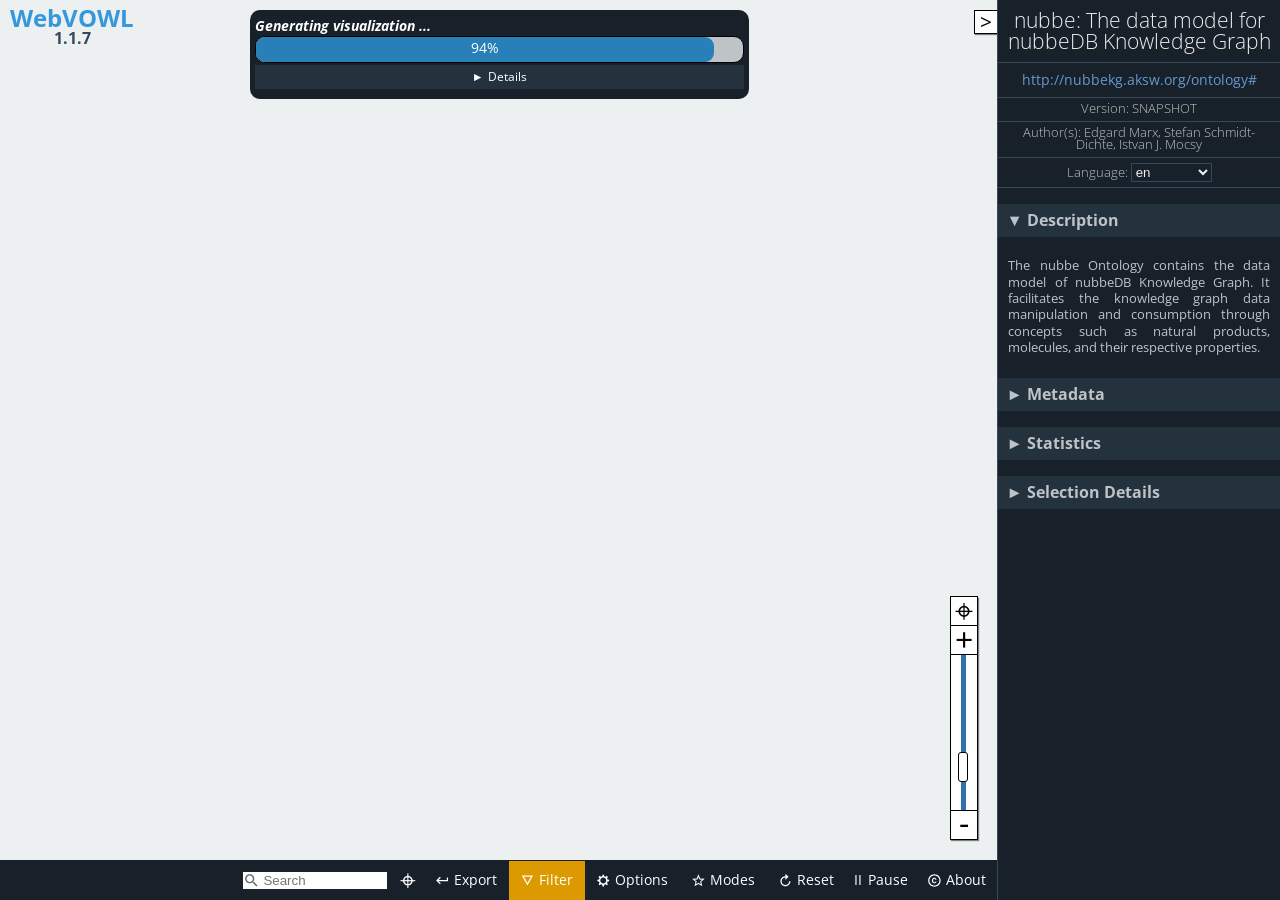
<file: ontology/webvowl/index.html>
<!DOCTYPE html>
<html lang="en-us">

<head>
    <meta charset="utf-8" />
    <meta name="author" content="Vincent Link, Steffen Lohmann, Eduard Marbach, Stefan Negru, Vitalis Wiens" />
    <meta name="keywords" content="webvowl, vowl, visual notation, web ontology language, owl, rdf, ontology visualization, ontologies, semantic web" />
    <meta name="description" content="WebVOWL - Web-based Visualization of Ontologies" />
    <meta name="robots" content="noindex,nofollow" />
    <meta name="viewport" content="width=device-width, initial-scale=1.0, maximum-scale=1.0, user-scalable=no">
    <meta name="apple-mobile-web-app-capable" content="yes">
    <link rel="stylesheet" type="text/css" href="css/webvowl.css" />
    <link rel="stylesheet" type="text/css" href="css/webvowl.app.css" />
    <link rel="icon" href="favicon.ico" type="image/x-icon" />
    <title>WebVOWL</title>
</head>

<body>
    <main>
        <section id="canvasArea">
            <div id="browserCheck" class="hidden">
                WebVOWL does not work properly in Internet Explorer and Microsoft Edge.
                Please use another browser, such as
                <a href="http://www.mozilla.org/firefox/">Mozilla Firefox</a>
                or
                <a href="https://www.google.com/chrome/">Google Chrome</a>,
                to run WebVOWL.
                <label id="killWarning">Hide warning</label>
            </div>

            <div id="logo" class="noselect">
                <h2>WebVOWL
                    <br> <span>1.1.7</span>
                </h2>
            </div>


            <div id="loading-info" class="hidden">
                <div id="loading-progress" style="border-radius: 10px;">
                    <div class="hidden">Loading ontology...</div>
                    <div id="layoutLoadingProgressBarContainer" style="padding-bottom: 0;	white-space: nowrap;	overflow: hidden;	text-overflow: ellipsis;">
                        <h4 id="currentLoadingStep" style="margin: 0;font-style: italic; padding-bottom:0 ;	white-space: nowrap;	overflow: hidden;	text-overflow: ellipsis;">
                            Layout optimization</h4>
                        <div id="progressBarContext">
                            <div id="progressBarValue" class="busyProgressBar"></div>
                        </div>
                    </div>
                    <div id="loadingInfo_msgBox" style="padding-bottom: 0;padding-top:0">
                        <div id="show-loadingInfo-button" class="accordion-trigger noselect">Details</div>
                        <div id="loadingInfo-container">
                            <ul id="bulletPoint_container"></ul>
                        </div>
                    </div>
                    <div>
                        <span id="loadingIndicator_closeButton" class="">Close Warning</span>
                    </div>
                </div>
            </div>

            <div id="additionalInformationContainer">
                <div id="reloadCachedOntology" class="hidden" title="">

                    <svg viewBox="38 -12.5 18 18" class="reloadCachedOntologyIcon btn_shadowed" id="reloadSvgIcon">
                        <g>
                            <text id="svgStringText" dx="5px" dy="-1px" style="font-size:9px;">Reload ontology</text>
                            <path style="fill : #444; stroke-width:0;" d="m 42.277542,5.1367119 c -5.405,0 -10.444,1.577 -14.699,4.282 l -5.75,-5.75 0,16.1100001 16.11,0 -6.395,-6.395 c 3.18,-1.787 6.834,-2.82 10.734,-2.82 12.171,0 22.073,9.902 22.073,22.074 0,2.899 -0.577,5.664 -1.599,8.202 l 4.738,2.762 c 1.47,-3.363 2.288,-7.068 2.288,-10.964 0,-15.164 -12.337,-27.5010001 -27.5,-27.5010001 m 11.5,46.7460001 c -3.179,1.786 -6.826,2.827 -10.726,2.827 -12.171,0 -22.073,-9.902 -22.073,-22.073 0,-2.739 0.524,-5.35 1.439,-7.771 l -4.731,-2.851 c -1.375,3.271 -2.136,6.858 -2.136,10.622 0,15.164 12.336,27.5 27.5,27.5 5.406,0 10.434,-1.584 14.691,-4.289 l 5.758,5.759 0,-16.112 -16.111,0 6.389,6.388 z" transform="matrix(0.20,0,0,0.20,75,-10)">
                            </path>
                        </g>
                    </svg>
                    <span id="reloadCachedOntologyString" class="noselect" style="font-style: italic;font-size: 10px">Loaded cached ontology</span>
                </div>

                <div id="FPS_Statistics" class="hidden debugOption">FPS: 0<br>Nodes: 0<br>Links: 0</div>
                <span class="hidden debugOption" id="modeOfOperationString">mode of operation</span>

            </div>

            <div id="graph"></div>

            <div id="dragDropContainer" class="hidden">
                <div id="drag_dropOverlay"></div>

                <div id="drag_msg">
                    <svg id="drag_svg" style="position: absolute; left:25%;top:25%;width:50%; height:50%">
                        <g id="drag_icon_group">
                            <path id="drag_icon" style="fill : #444; stroke-width:0;" d="m 9.0000002,-8.9899999 -18.0000001,0 c -1.1000001,0 -1.9999991,0.9 -1.9999991,2 l 0,3.99 1.9999991,0 0,-4.01 18.0000001,0 0,14.0299996 -18.0000001,0 0,-4.02 -1.9999991,0 0,4.01 c 0,1.1 0.899999,1.98 1.9999991,1.98 l 18.0000001,0 c 1.1000008,0 2.0000008,-0.88 2.0000008,-1.98 l 0,-13.9999996 c 0,-1.11 -0.9,-2 -2.0000008,-2 z M -1,3.9999997 3.0000001,-3.3898305e-7 -1,-3.9999999 l 0,2.9999996 -9.999999,0 0,1.99999996 9.999999,0 0,3.00000004 z" transform="matrix(5.0,0,0,5.0,0,0)">
                            </path>
                            <path id="drag_icon_drop" class="hidden" style="fill : #444; stroke-width:0;" d="m 8.9900008,8.9999991 0,-18.0000001 c 0,-1.1 -0.9,-1.999999 -2,-1.999999 l -3.99,0 0,1.999999 4.01,0 0,18.0000001 -14.0299996,0 0,-18.0000001 4.02,0 0,-1.999999 -4.01,0 c -1.1,0 -1.98,0.899999 -1.98,1.999999 l 0,18.0000001 c 0,1.1000009 0.88,2.0000009 1.98,2.0000009 l 13.9999996,0 c 1.11,0 2,-0.9 2,-2.0000009 z M -3.9999988,-1.0000011 1.2389831e-6,2.999999 4.0000008,-1.0000011 l -2.9999996,0 0,-9.9999989 -1.99999996,0 0,9.9999989 -3.00000004,0 z" transform="matrix(5.0,0,0,5.0,0,0)">
                            </path>
                        </g>
                    </svg>
                    <span id="drag_msg_text" style="font-size:14px">Drag ontology file here.</span>
                </div>
            </div>
            <div class="noselect">
                <span id="leftSideBarCollapseButton" class="btn_shadowed hidden"> > </span>
            </div>
            <div class="noselect"><span id="sidebarExpandButton" class="btn_shadowed"> > </span></div>

            <div id="containerForLeftSideBar">
                <div id="leftSideBar">
                    <div id="leftSideBarContent" class="hidden">
                        <h2 id="leftHeader">Default Element</h2>
                        <h3 class=" selectedDefaultElement accordion-trigger noselect accordion-trigger-active" id="defaultClass" title="owl:Class">Class: owl:Class
                        </h3>
                        <div id="classContainer" class="accordion-container ">
                        </div>
                        <h3 class="selectedDefaultElement accordion-trigger noselect accordion-trigger-active" title="owl:objectProperty" id="defaultProperty">Property: owl:objectProperty
                        </h3>
                        <div id="propertyContainer" class="accordion-container ">
                        </div>
                        <h3 class="selectedDefaultElement accordion-trigger noselect accordion-trigger-active" title="rdfs:Literal" id="defaultDatatype">Datatype: rdfs:Literal
                        </h3>
                        <div id="datatypeContainer" class="accordion-container ">
                        </div>
                    </div>
                </div>
            </div>
            <div id="menuContainer">
                <!--Ontology Menu-->
                <ul id="m_select" class="toolTipMenu noselect">
                    <li><a href="#foaf" id="foaf">Friend of a Friend (FOAF) vocabulary</a></li>
                    <li><a href="#goodrelations" id="goodrelations">GoodRelations Vocabulary for E-Commerce</a></li>
                    <li><a href="#muto" id="muto">Modular and Unified Tagging Ontology (MUTO)</a></li>
                    <li><a href="#ontovibe" id="ontovibe">Ontology Visualization Benchmark (OntoViBe)</a></li>
                    <li><a href="#personasonto" id="personasonto">Personas Ontology (PersonasOnto)</a></li>
                    <li><a href="#sioc" id="sioc">SIOC (Semantically-Interlinked Online Communities) Core Ontology</a></li>


                    <li class="option" id="converter-option">
                        <form class="converter-form" id="iri-converter-form">
                            <label for="iri-converter-input">Custom Ontology:</label>

                            <input type="text" id="iri-converter-input" placeholder="Enter ontology IRI">
                            <button type="submit" id="iri-converter-button" disabled>Visualize</button>
                        </form>
                        <div class="converter-form">
                            <input class="hidden" type="file" id="file-converter-input" autocomplete="off">
                            <label class="truncate" id="file-converter-label" for="file-converter-input">Select ontology
                                file</label>
                            <button type="submit" id="file-converter-button" disabled>
                                Upload
                            </button>

                        </div>
                        <div id="emptyContainer">
                            <a href="#opts=editorMode=true;#new_ontology1" id="empty" style="pointer-events:none; padding-left:0">Create new ontology</a>
                        </div>
                        <div>
                            <!--<button class="debugOption" type="submit" id="direct-text-input">-->
                            <!--Direct input-->
                            <!--</button>-->
                        </div>
                    </li>

                </ul>
                <!--Export Menu-->
                <ul id="m_export" class="toolTipMenu noselect">
                    <li><a href="#" download id="exportJson">Export as JSON</a></li>
                    <li><a href="#" download id="exportSvg">Export as SVG</a></li>
                    <li><a href="#" download id="exportTex">Export as TeX <label style="font-size: 10px">(alpha)</label></a>
                    </li>
                    <li><a href="#" download id="exportTurtle">Export as TTL <label style="font-size: 10px">(alpha)</label></a>
                    </li>

                    <li class="option" id="emptyLiHover">
                        <div>
                            <form class="converter-form" id="url-copy-form">
                                <label for="exportedUrl">Export as URL:</label>
                                <input type="text" id="exportedUrl" placeholder="#">
                                <button id="copyBt" title="Copy to clipboard">Copy</button>
                            </form>
                        </div>
                    </li>
                </ul>
                <!--Filter Menu-->
                <ul id="m_filter" class="toolTipMenu noselect">
                    <li class="toggleOption" id="datatypeFilteringOption"></li>
                    <li class="toggleOption" id="objectPropertyFilteringOption"></li>
                    <li class="toggleOption" id="subclassFilteringOption"></li>
                    <li class="toggleOption" id="disjointFilteringOption"></li>
                    <li class="toggleOption" id="setOperatorFilteringOption"></li>
                    <li class="slideOption" id="nodeDegreeFilteringOption"></li>
                </ul>
                <!--Options Menu -->
                <ul id="m_config" class="toolTipMenu noselect">
                    <li class="toggleOption" id="zoomSliderOption"></li>

                    <li class="slideOption" id="classSliderOption"></li>
                    <li class="slideOption" id="datatypeSliderOption"></li>
                    <li class="toggleOption" id="dynamicLabelWidth"></li>
                    <li class="slideOption" id="maxLabelWidthSliderOption"></li>
                    <li class="toggleOption" id="nodeScalingOption"></li>
                    <li class="toggleOption" id="compactNotationOption"></li>
                    <li class="toggleOption" id="colorExternalsOption"></li>
                </ul>
                <!--Modes Menu -->
                <ul id="m_modes" class="toolTipMenu noselect">
                    <li class="toggleOption" id="editMode"></li>
                    <li class="toggleOption" id="pickAndPinOption"></li>
                </ul>

                <!--Debug Menu -->
                <ul id="m_debug" class="toolTipMenu noselect">
                    <li class=" toggleOption" id="useAccuracyHelper"></li>
                    <li class=" toggleOption" id="showDraggerObject"></li>
                    <li class=" toggleOption" id="showFPS_Statistics"></li>
                    <li class=" toggleOption" id="showModeOfOperation"></li>
                </ul>


                <!--About Menu-->
                <ul id="m_about" class="toolTipMenu">
                    <li><a href="license.txt" target="_blank">MIT License &copy; 2014-2019</a></li>
                    <li id="credits" class="option">WebVOWL Developers:<br />
                        Vincent Link, Steffen Lohmann, Eduard Marbach, Stefan Negru, Vitalis Wiens
                    </li>
                    <li id="credits" class="option">WIDOCO integration:<br /> Daniel Garijo, Jacobus Geluk
                    </li>

                    <li><a href="http://vowl.visualdataweb.org/webvowl.html#releases" target="_blank">Version: <%= version
                    %><br />(release history)</a></li>

                    <li><a href="http://purl.org/vowl/" target="_blank">VOWL Specification &raquo;</a></li>
                </ul>
                <ul id="m_search" class="toolTipMenu"></ul>
            </div>
            <div class="noselect" id="swipeBarContainer">
                <ul id="menuElementContainer">
                    <li id="c_search" class="inner-addon left-addon">
                        <i class="searchIcon">
                            <svg viewBox="0 0 24 24" height="100%" width="100%" style="pointer-events: none; display: block;">
                                <g>
                                    <path id="magnifyingGlass" style="fill : #666; stroke-width:0;" d="M15.5 14h-.79l-.28-.27C15.41 12.59 16 11.11 16 9.5 16 5.91 13.09 3 9.5 3S3 5.91 3 9.5 5.91 16 9.5 16c1.61 0 3.09-.59 4.23-1.57l.27.28v.79l5 4.99L20.49 19l-4.99-5zm-6 0C7.01 14 5 11.99 5 9.5S7.01 5 9.5 5 14 7.01 14 9.5 11.99 14 9.5 14z">
                                    </path>
                                </g>
                            </svg>
                        </i>
                        <input class="searchInputText" type="text" id="search-input-text" placeholder="Search">
                    </li>
                    <li id="c_locate">
                        <a style="padding: 0 8px 5px 8px;" draggable="false" title="Nothing to locate, enter search term." href="#" id="locateSearchResult">&#8982;
                        </a>
                    </li>
                    <!--
                    <li id="c_select">
                        <a draggable="false" href="#">
                            <i>
                                <svg viewBox="0 0 24 24" class="menuElementSvgElement">
                                    <g>
                                        <path style="fill : #fff; stroke-width:0;" d="M3 15h18v-2H3v2zm0 4h18v-2H3v2zm0-8h18V9H3v2zm0-6v2h18V5H3z" transform="matrix(0.75,0,0,0.75,3.5,2.5)">
                                        </path>
                                    </g>
                                </svg>
                            </i> Ontology</a>
                    </li>-->
                    <li id="c_export"><a draggable="false" href="#">
                            <i>
                                <svg viewBox="0 0 24 24" class="menuElementSvgElement">
                                    <g>
                                        <path style="fill : #fff; stroke-width:0;" d="M19 7v4H5.83l3.58-3.59L8 6l-6 6 6 6 1.41-1.41L5.83 13H21V7z" transform="matrix(0.75,0,0,0.75,3.5,2.5)">
                                        </path>
                                    </g>
                                </svg>
                            </i> Export</a></li>
                    <li id="c_filter"><a draggable="false" href="#">
                            <i>
                                <svg viewBox="0 0 24 24" class="menuElementSvgElement">
                                    <g>
                                        <path style="fill : #fff; stroke-width:0;" d="M3 4l9 16 9-16H3zm3.38 2h11.25L12 16 6.38 6z" transform="matrix(0.75,0,0,0.75,3.5,2.5)">
                                        </path>
                                    </g>
                                </svg>
                            </i>Filter</a></li>
                    <li id="c_config"><a draggable="false" href="#">
                            <i>
                                <svg viewBox="0 0 24 24" class="menuElementSvgElement">
                                    <g>
                                        <path style="fill : #fff; stroke-width:0;" d="m 21.163138,13.127428 0,-2.356764 -2.546629,-0.424622 C 18.439272,9.5807939 18.137791,8.8661419 17.733863,8.218291 L 19.2356,6.116978 17.569296,4.450673 15.466841,5.951269 C 14.818953,5.548483 14.104338,5.24586 13.33909,5.067482 l -0.424622,-2.545488 -2.356764,0 -0.424622,2.545488 C 9.3689769,5.24586 8.6531829,5.548519 8.0053319,5.951269 l -2.102455,-1.500596 -1.666304,1.666305 1.501737,2.101313 c -0.403928,0.6467469 -0.705409,1.3625029 -0.882646,2.127751 l -2.546629,0.424622 0,2.356764 2.546629,0.424622 c 0.177237,0.765248 0.478718,1.4799 0.882646,2.127751 l -1.501737,2.102455 1.666304,1.666304 2.103596,-1.501737 c 0.646747,0.403928 1.362504,0.705409 2.1266091,0.882646 l 0.424622,2.546629 2.356764,0 0.424622,-2.546629 c 0.764106,-0.177237 1.4799,-0.478718 2.127751,-0.882646 l 2.102455,1.501737 1.666304,-1.666304 -1.501737,-2.102455 c 0.403928,-0.647888 0.705409,-1.363645 0.882646,-2.127751 l 2.546629,-0.424622 z m -9.427053,3.535144 c -2.6030431,0 -4.7135241,-2.110517 -4.7135241,-4.713527 0,-2.6030071 2.110518,-4.713525 4.7135241,-4.713525 2.60301,0 4.713527,2.1105179 4.713527,4.713525 0,2.60301 -2.110481,4.713527 -4.713527,4.713527 z" transform="matrix(0.75,0,0,0.75,3.5,2.5)">
                                        </path>
                                    </g>
                                </svg>
                            </i>Options</a>
                    </li>
                    <li id="c_modes"><a draggable="false" href="#">
                            <i>
                                <svg viewBox="0 0 24 24" class="menuElementSvgElement">
                                    <g>
                                        <path style="fill : #fff; stroke-width:0;" d="M22 9.24l-7.19-.62L12 2 9.19 8.63 2 9.24l5.46 4.73L5.82 21 12 17.27 18.18 21l-1.63-7.03L22 9.24zM12 15.4l-3.76 2.27 1-4.28-3.32-2.88 4.38-.38L12 6.1l1.71 4.04 4.38.38-3.32 2.88 1 4.28L12 15.4z" transform="matrix(0.75,0,0,0.75,3.5,2.5)">
                                        </path>
                                    </g>
                                </svg>
                            </i>Modes</a></li>
                    <li id="c_reset"><a draggable="false" id="reset-button" href="#" type="reset">
                            <i>
                                <svg viewBox="0 0 24 24" class="menuElementSvgElement">
                                    <g>
                                        <path style="fill : #fff; stroke-width:0;" d="m 12,5 0,-4 5,5 -5,5 0,-4 c -3.31,0 -6,2.69 -6,6 0,3.31 2.69,6 6,6 3.31,0 6,-2.69 6,-6 l 2,0 c 0,4.42 -3.58,8 -8,8 C 7.58,21 4,17.42 4,13 4,8.58 7.58,5 12,5 Z" transform="matrix(0.75,0,0,0.75,3.5,2.5)">
                                        </path>
                                    </g>
                                </svg>
                            </i>Reset</a></li>
                    <li id="c_pause"><a draggable="false" id="pause-button" href="#" style="padding: 9px 8px 12px 8px;">Pause</a>
                    </li>
                    <li id="c_debug" class="debugOption"><a id="debugMenuHref" draggable="false" href="#">
                            <i>
                                <svg viewBox="0 0 24 24" class="menuElementSvgElement">
                                    <g>
                                        <path style="fill : #fff; stroke-width:0;" d="M 20,8 17.19,8 C 16.74,7.22 16.12,6.55 15.37,6.04 L 17,4.41 15.59,3 13.42,5.17 C 12.96,5.06 12.49,5 12,5 11.51,5 11.04,5.06 10.59,5.17 L 8.41,3 7,4.41 8.62,6.04 C 7.88,6.55 7.26,7.22 6.81,8 L 4,8 4,10 6.09,10 C 6.04,10.33 6,10.66 6,11 l 0,1 -2,0 0,2 2,0 0,1 c 0,0.34 0.04,0.67 0.09,1 L 4,16 l 0,2 2.81,0 c 1.04,1.79 2.97,3 5.19,3 2.22,0 4.15,-1.21 5.19,-3 l 2.81,0 0,-2 -2.09,0 C 17.96,15.67 18,15.34 18,15 l 0,-1 2,0 0,-2 -2,0 0,-1 c 0,-0.34 -0.04,-0.67 -0.09,-1 L 20,10 Z m -4,4 0,3 c 0,0.22 -0.03,0.47 -0.07,0.7 L 15.83,16.35 15.46,17 C 14.74,18.24 13.42,19 12,19 10.58,19 9.26,18.23 8.54,17 L 8.17,16.36 8.07,15.71 C 8.03,15.47 8,15.22 8,15 L 8,11 C 8,10.78 8.03,10.53 8.07,10.3 L 8.17,9.65 8.54,9 C 8.84,8.48 9.26,8.03 9.75,7.69 L 10.32,7.3 11.06,7.12 C 11.37,7.04 11.69,7 12,7 c 0.32,0 0.63,0.04 0.95,0.12 l 0.68,0.16 0.61,0.42 c 0.5,0.34 0.91,0.78 1.21,1.31 l 0.38,0.65 0.1,0.65 C 15.97,10.53 16,10.78 16,11 Z" transform="matrix(0.75,0,0,0.75,3.5,2.5)">
                                        </path>
                                    </g>
                                </svg>
                            </i>
                            Debug</a></li>
                    <li id="c_about"><a draggable="false" href="#">
                            <i>
                                <svg viewBox="0 0 24 24" class="menuElementSvgElement">
                                    <g>
                                        <path style="fill : #fff; stroke-width:0;" d="m 10.08,10.86 c 0.05,-0.33 0.16,-0.62 0.3,-0.87 0.14,-0.25 0.34,-0.46 0.59,-0.62 0.24,-0.15 0.54,-0.22 0.91,-0.23 0.23,0.01 0.44,0.05 0.63,0.13 0.2,0.09 0.38,0.21 0.52,0.36 0.14,0.15 0.25,0.33 0.34,0.53 0.09,0.2 0.13,0.42 0.14,0.64 l 1.79,0 C 15.28,10.33 15.19,9.9 15.02,9.51 14.85,9.12 14.62,8.78 14.32,8.5 14.02,8.22 13.66,8 13.24,7.84 12.82,7.68 12.36,7.61 11.85,7.61 11.2,7.61 10.63,7.72 10.15,7.95 9.67,8.18 9.27,8.48 8.95,8.87 8.63,9.26 8.39,9.71 8.24,10.23 8.09,10.75 8,11.29 8,11.87 l 0,0.27 c 0,0.58 0.08,1.12 0.23,1.64 0.15,0.52 0.39,0.97 0.71,1.35 0.32,0.38 0.72,0.69 1.2,0.91 0.48,0.22 1.05,0.34 1.7,0.34 0.47,0 0.91,-0.08 1.32,-0.23 0.41,-0.15 0.77,-0.36 1.08,-0.63 0.31,-0.27 0.56,-0.58 0.74,-0.94 0.18,-0.36 0.29,-0.74 0.3,-1.15 l -1.79,0 c -0.01,0.21 -0.06,0.4 -0.15,0.58 -0.09,0.18 -0.21,0.33 -0.36,0.46 -0.15,0.13 -0.32,0.23 -0.52,0.3 -0.19,0.07 -0.39,0.09 -0.6,0.1 C 11.5,14.86 11.2,14.79 10.97,14.64 10.72,14.48 10.52,14.27 10.38,14.02 10.24,13.77 10.13,13.47 10.08,13.14 10.03,12.81 10,12.47 10,12.14 l 0,-0.27 c 0,-0.35 0.03,-0.68 0.08,-1.01 z M 12,2 C 6.48,2 2,6.48 2,12 2,17.52 6.48,22 12,22 17.52,22 22,17.52 22,12 22,6.48 17.52,2 12,2 Z m 0,18 C 7.59,20 4,16.41 4,12 4,7.59 7.59,4 12,4 c 4.41,0 8,3.59 8,8 0,4.41 -3.59,8 -8,8 z" transform="matrix(0.75,0,0,0.75,3.5,2.5)">
                                        </path>
                                    </g>
                                </svg>
                            </i>
                            About</a></li>
                </ul>
            </div>
            <div class="noselect" id="scrollRightButton"></div>
            <div class="noselect" id="scrollLeftButton"></div>
            <div id="zoomSlider" class="btn_shadowed">
                <p class="noselect" id="centerGraphButton">&#8982;</p>
                <p class="noselect" id="zoomInButton">+</p>
                <p class="noselect" id="zoomSliderParagraph"></p>
                <p class="noselect" id="zoomOutButton">-</p>
            </div>
        </section>
        <aside id="detailsArea" style="background-color: #18202A;">
            <section id="generalDetailsEdit" class="hidden">
                <h1 id="editHeader" style="font-size: 1.1em;">Editing Options</h1>
                <h3 class="accordion-trigger noselect accordion-trigger-active">Ontology</h3>
                <div>
                    <!--begin of ontology metaData -->
                    <div class="textLineEditWithLabel">
                        <form class="converter-form-Editor " id="titleEditForm">
                            <label class="EditLabelForInput" id="titleEditor-label" for="titleEditor" title="Ontology title as dc:title">Title:</label>
                            <input class="modifiedInputStyle" type="text" id="titleEditor" autocomplete="off" value="">
                        </form>
                    </div>
                    <div class="textLineEditWithLabel">
                        <form class="converter-form-Editor " id="iriEditForm">
                            <label class="EditLabelForInput" id="iriEditor-label" for="iriEditor">IRI:</label>
                            <input type="text" id="iriEditor" autocomplete="off" value="">
                        </form>
                    </div>
                    <div class="textLineEditWithLabel">
                        <form class="converter-form-Editor " id="versionEditForm">
                            <label class="EditLabelForInput" id="versionEditor-label" for="versionEditor" title="Ontology version number as owl:versionInfo">Version:</label>
                            <input type="text" id="versionEditor" value="" autocomplete="off">
                        </form>
                    </div>
                    <div class="textLineEditWithLabel">
                        <form class="converter-form-Editor " id="authorsEditForm">
                            <label class="EditLabelForInput" id="authorsEditor-label" for="authorsEditor" title="Ontology authors as dc:creator">Authors:</label>
                            <input type="text" id="authorsEditor" value="" autocomplete="off">
                        </form>
                    </div>
                    <h4 class="subAccordion accordion-trigger noselect">Prefix</h4>
                    <div class="subAccordionDescription" id="containerForPrefixURL">
                        <div id="prefixURL_Description">
                            <span class="boxed ">Prefix</span>
                            <span class="boxed">IRI</span>
                        </div>
                        <div id="prefixURL_Container"></div>
                        <div align="center" id="containerForAddPrefixButton">
                            <button id="addPrefixButton">Add Prefix</button>
                        </div>
                    </div>
                </div>
                <!--end of ontology metaData -->

                <h3 class="accordion-trigger noselect">Description</h3>
                <div>
                    <textarea rows="4" cols="25" title="Ontology description as dc:description" class="descriptionTextClass" id="descriptionEditor"></textarea>
                </div>
                <h3 class="accordion-trigger noselect accordion-trigger-active">Selected Element</h3>
                <div>
                    <div id="selectedElementProperties" class="hidden">
                        <div class="textLineEditWithLabel">
                            <form class="converter-form-Editor " id="element_iriEditForm">
                                <label class="EditLabelForInput" id="element_iriEditor-label" for="element_iriEditor">IRI:</label>
                                <input type="text" id="element_iriEditor" autocomplete="off" value="">
                            </form>
                        </div>
                        <div class="textLineEditWithLabel">
                            <form class="converter-form-Editor " id="element_labelEditForm">
                                <label class="EditLabelForInput" id="element_labelEditor-label" for="element_labelEditor">Label:</label>
                                <input type="text" id="element_labelEditor" autocomplete="off" value="">
                            </form>
                        </div>
                        <div class="textLineEditWithLabel">
                            <form class="converter-form-Editor" id="typeEditForm">
                                <label class="EditLabelForInput" id="typeEditor-label" for="typeEditor">Type:</label>
                                <select id="typeEditor" class="dropdownMenuClass"></select>
                            </form>
                            <form class="converter-form-Editor" id="typeEditForm_datatype">
                                <label class="EditLabelForInput" id="typeEditor_datatype-label" for="typeEditor_datatype">Datatype:</label>
                                <select id="typeEditor_datatype" class="dropdownMenuClass"></select>
                            </form>
                        </div>
                        <div class="textLineEditWithLabel" id="property_characteristics_Container"> Characteristics:
                            <div id="property_characteristics_Selection" style="padding-top:2px;"></div>
                        </div>

                    </div>
                    <div id="selectedElementPropertiesEmptyHint">
                        Select an element in the visualization.
                    </div>
                </div>

            </section>
            <section id="generalDetails" class="hidden">
                <h1 id="title"></h1>
                <span><a id="about" href=""></a></span>
                <h5>Version: <span id="version"></span></h5>
                <h5>Author(s): <span id="authors"></span></h5>
                <h5>
                    <label>Language: <select id="language" name="language" size="1"></select></label>
                </h5>
                <h3 class="accordion-trigger noselect accordion-trigger-active">Description</h3>
                <div class="accordion-container scrollable">
                    <p id="description"></p>
                </div>
                <h3 class="accordion-trigger noselect">Metadata</h3>
                <div id="ontology-metadata" class="accordion-container"></div>
                <h3 class="accordion-trigger noselect">Statistics</h3>
                <div class="accordion-container">
                    <p class="statisticDetails">Classes: <span id="classCount"></span></p>
                    <p class="statisticDetails">Object prop.: <span id="objectPropertyCount"></span></p>
                    <p class="statisticDetails">Datatype prop.: <span id="datatypePropertyCount"></span></p>
                    <div class="small-whitespace-separator"></div>
                    <p class="statisticDetails">Individuals: <span id="individualCount"></span></p>
                    <div class="small-whitespace-separator"></div>
                    <p class="statisticDetails">Nodes: <span id="nodeCount"></span></p>
                    <p class="statisticDetails">Edges: <span id="edgeCount"></span></p>
                </div>
                <h3 class="accordion-trigger noselect" id="selection-details-trigger">Selection Details</h3>
                <div class="accordion-container" id="selection-details">
                    <div id="classSelectionInformation" class="hidden">
                        <p class="propDetails">Name: <span id="name"></span></p>
                        <p class="propDetails">Type: <span id="typeNode"></span></p>
                        <p class="propDetails">Equiv.: <span id="classEquivUri"></span></p>
                        <p class="propDetails">Disjoint: <span id="disjointNodes"></span></p>
                        <p class="propDetails">Charac.: <span id="classAttributes"></span></p>
                        <p class="propDetails">Individuals: <span id="individuals"></span></p>
                        <p class="propDetails">Description: <span id="nodeDescription"></span></p>
                        <p class="propDetails">Comment: <span id="nodeComment"></span></p>
                    </div>
                    <div id="propertySelectionInformation" class="hidden">
                        <p class="propDetails">Name: <span id="propname"></span></p>
                        <p class="propDetails">Type: <span id="typeProp"></span></p>
                        <p id="inverse" class="propDetails">Inverse: <span></span></p>
                        <p class="propDetails">Domain: <span id="domain"></span></p>
                        <p class="propDetails">Range: <span id="range"></span></p>
                        <p class="propDetails">Subprop.: <span id="subproperties"></span></p>
                        <p class="propDetails">Superprop.: <span id="superproperties"></span></p>
                        <p class="propDetails">Equiv.: <span id="propEquivUri"></span></p>
                        <p id="infoCardinality" class="propDetails">Cardinality: <span></span></p>
                        <p id="minCardinality" class="propDetails">Min. cardinality: <span></span></p>
                        <p id="maxCardinality" class="propDetails">Max. cardinality: <span></span></p>
                        <p class="propDetails">Charac.: <span id="propAttributes"></span></p>
                        <p class="propDetails">Description: <span id="propDescription"></span></p>
                        <p class="propDetails">Comment: <span id="propComment"></span></p>
                    </div>
                    <div id="noSelectionInformation">
                        <p><span>Select an element in the visualization.</span></p>
                    </div>
                </div>
            </section>
        </aside>
        <div id="blockGraphInteractions" class="hidden"></div>
        <div id="WarningErrorMessagesContainer" class="">
            <div id="WarningErrorMessages" class="">
            </div>
        </div>

        <div id="DirectInputContent" class="hidden">
            <div id="direct-text-input-container">
                <textarea rows="4" cols="25" title="Direct Text input as JSON(experimental)" class="directTextInputStyle" id="directInputTextArea"></textarea>
                <div id="di_controls">
                    <ul>
                        <li>
                            <button id="directUploadBtn">Upload</button>
                        </li>
                        <li>
                            <button id="close_directUploadBtn">Close</button>
                        </li>
                        <li id="Error_onLoad" class="hidden">Some text if ERROR</li>
                    </ul>
                </div>
            </div>


        </div>


    </main>
    <script src="js/d3.min.js"></script>
    <script src="js/webvowl.js"></script>
    <script src="js/webvowl.app.js"></script>
    <script>
        window.onload = webvowl.app().initialize;
    </script>
</body>

</html>
</file>
<file: about/assets/stylesheets/main.85bb2934.min.css>
@charset "UTF-8";html{-webkit-text-size-adjust:none;-moz-text-size-adjust:none;text-size-adjust:none;box-sizing:border-box}*,:after,:before{box-sizing:inherit}@media (prefers-reduced-motion){*,:after,:before{transition:none!important}}body{margin:0}a,button,input,label{-webkit-tap-highlight-color:transparent}a{color:inherit;text-decoration:none}hr{border:0;box-sizing:initial;display:block;height:.05rem;overflow:visible;padding:0}small{font-size:80%}sub,sup{line-height:1em}img{border-style:none}table{border-collapse:initial;border-spacing:0}td,th{font-weight:400;vertical-align:top}button{background:#0000;border:0;font-family:inherit;font-size:inherit;margin:0;padding:0}input{border:0;outline:none}:root{--md-primary-fg-color:#4051b5;--md-primary-fg-color--light:#5d6cc0;--md-primary-fg-color--dark:#303fa1;--md-primary-bg-color:#fff;--md-primary-bg-color--light:#ffffffb3;--md-accent-fg-color:#526cfe;--md-accent-fg-color--transparent:#526cfe1a;--md-accent-bg-color:#fff;--md-accent-bg-color--light:#ffffffb3}[data-md-color-scheme=default] img[src$="#gh-dark-mode-only"],[data-md-color-scheme=default] img[src$="#only-dark"]{display:none}:root,[data-md-color-scheme=default]{--md-default-fg-color:#000000de;--md-default-fg-color--light:#0000008a;--md-default-fg-color--lighter:#00000052;--md-default-fg-color--lightest:#00000012;--md-default-bg-color:#fff;--md-default-bg-color--light:#ffffffb3;--md-default-bg-color--lighter:#ffffff4d;--md-default-bg-color--lightest:#ffffff1f;--md-code-fg-color:#36464e;--md-code-bg-color:#f5f5f5;--md-code-hl-color:#ffff0080;--md-code-hl-number-color:#d52a2a;--md-code-hl-special-color:#db1457;--md-code-hl-function-color:#a846b9;--md-code-hl-constant-color:#6e59d9;--md-code-hl-keyword-color:#3f6ec6;--md-code-hl-string-color:#1c7d4d;--md-code-hl-name-color:var(--md-code-fg-color);--md-code-hl-operator-color:var(--md-default-fg-color--light);--md-code-hl-punctuation-color:var(--md-default-fg-color--light);--md-code-hl-comment-color:var(--md-default-fg-color--light);--md-code-hl-generic-color:var(--md-default-fg-color--light);--md-code-hl-variable-color:var(--md-default-fg-color--light);--md-typeset-color:var(--md-default-fg-color);--md-typeset-a-color:var(--md-primary-fg-color);--md-typeset-mark-color:#ffff0080;--md-typeset-del-color:#f5503d26;--md-typeset-ins-color:#0bd57026;--md-typeset-kbd-color:#fafafa;--md-typeset-kbd-accent-color:#fff;--md-typeset-kbd-border-color:#b8b8b8;--md-typeset-table-color:#0000001f;--md-typeset-table-color--light:rgba(0,0,0,.035);--md-admonition-fg-color:var(--md-default-fg-color);--md-admonition-bg-color:var(--md-default-bg-color);--md-warning-fg-color:#000000de;--md-warning-bg-color:#ff9;--md-footer-fg-color:#fff;--md-footer-fg-color--light:#ffffffb3;--md-footer-fg-color--lighter:#ffffff73;--md-footer-bg-color:#000000de;--md-footer-bg-color--dark:#00000052;--md-shadow-z1:0 0.2rem 0.5rem #0000000d,0 0 0.05rem #0000001a;--md-shadow-z2:0 0.2rem 0.5rem #0000001a,0 0 0.05rem #00000040;--md-shadow-z3:0 0.2rem 0.5rem #0003,0 0 0.05rem #00000059}.md-icon svg{fill:currentcolor;display:block;height:1.2rem;width:1.2rem}body{-webkit-font-smoothing:antialiased;-moz-osx-font-smoothing:grayscale;--md-text-font-family:var(--md-text-font,_),-apple-system,BlinkMacSystemFont,Helvetica,Arial,sans-serif;--md-code-font-family:var(--md-code-font,_),SFMono-Regular,Consolas,Menlo,monospace}aside,body,input{font-feature-settings:"kern","liga";color:var(--md-typeset-color);font-family:var(--md-text-font-family)}code,kbd,pre{font-feature-settings:"kern";font-family:var(--md-code-font-family)}:root{--md-typeset-table-sort-icon:url('data:image/svg+xml;charset=utf-8,<svg xmlns="http://www.w3.org/2000/svg" viewBox="0 0 24 24"><path d="m18 21-4-4h3V7h-3l4-4 4 4h-3v10h3M2 19v-2h10v2M2 13v-2h7v2M2 7V5h4v2H2Z"/></svg>');--md-typeset-table-sort-icon--asc:url('data:image/svg+xml;charset=utf-8,<svg xmlns="http://www.w3.org/2000/svg" viewBox="0 0 24 24"><path d="M19 17h3l-4 4-4-4h3V3h2M2 17h10v2H2M6 5v2H2V5m0 6h7v2H2v-2Z"/></svg>');--md-typeset-table-sort-icon--desc:url('data:image/svg+xml;charset=utf-8,<svg xmlns="http://www.w3.org/2000/svg" viewBox="0 0 24 24"><path d="M19 7h3l-4-4-4 4h3v14h2M2 17h10v2H2M6 5v2H2V5m0 6h7v2H2v-2Z"/></svg>')}.md-typeset{-webkit-print-color-adjust:exact;color-adjust:exact;font-size:.8rem;line-height:1.6}@media print{.md-typeset{font-size:.68rem}}.md-typeset blockquote,.md-typeset dl,.md-typeset figure,.md-typeset ol,.md-typeset pre,.md-typeset ul{margin-bottom:1em;margin-top:1em}.md-typeset h1{color:var(--md-default-fg-color--light);font-size:2em;line-height:1.3;margin:0 0 1.25em}.md-typeset h1,.md-typeset h2{font-weight:300;letter-spacing:-.01em}.md-typeset h2{font-size:1.5625em;line-height:1.4;margin:1.6em 0 .64em}.md-typeset h3{font-size:1.25em;font-weight:400;letter-spacing:-.01em;line-height:1.5;margin:1.6em 0 .8em}.md-typeset h2+h3{margin-top:.8em}.md-typeset h4{font-weight:700;letter-spacing:-.01em;margin:1em 0}.md-typeset h5,.md-typeset h6{color:var(--md-default-fg-color--light);font-size:.8em;font-weight:700;letter-spacing:-.01em;margin:1.25em 0}.md-typeset h5{text-transform:uppercase}.md-typeset hr{border-bottom:.05rem solid var(--md-default-fg-color--lightest);display:flow-root;margin:1.5em 0}.md-typeset a{color:var(--md-typeset-a-color);word-break:break-word}.md-typeset a,.md-typeset a:before{transition:color 125ms}.md-typeset a:focus,.md-typeset a:hover{color:var(--md-accent-fg-color)}.md-typeset a:focus code,.md-typeset a:hover code{background-color:var(--md-accent-fg-color--transparent)}.md-typeset a code{color:currentcolor;transition:background-color 125ms}.md-typeset a.focus-visible{outline-color:var(--md-accent-fg-color);outline-offset:.2rem}.md-typeset code,.md-typeset kbd,.md-typeset pre{color:var(--md-code-fg-color);direction:ltr;font-variant-ligatures:none}@media print{.md-typeset code,.md-typeset kbd,.md-typeset pre{white-space:pre-wrap}}.md-typeset code{background-color:var(--md-code-bg-color);border-radius:.1rem;-webkit-box-decoration-break:clone;box-decoration-break:clone;font-size:.85em;padding:0 .2941176471em;word-break:break-word}.md-typeset code:not(.focus-visible){-webkit-tap-highlight-color:transparent;outline:none}.md-typeset pre{display:flow-root;line-height:1.4;position:relative}.md-typeset pre>code{-webkit-box-decoration-break:slice;box-decoration-break:slice;box-shadow:none;display:block;margin:0;outline-color:var(--md-accent-fg-color);overflow:auto;padding:.7720588235em 1.1764705882em;scrollbar-color:var(--md-default-fg-color--lighter) #0000;scrollbar-width:thin;touch-action:auto;word-break:normal}.md-typeset pre>code:hover{scrollbar-color:var(--md-accent-fg-color) #0000}.md-typeset pre>code::-webkit-scrollbar{height:.2rem;width:.2rem}.md-typeset pre>code::-webkit-scrollbar-thumb{background-color:var(--md-default-fg-color--lighter)}.md-typeset pre>code::-webkit-scrollbar-thumb:hover{background-color:var(--md-accent-fg-color)}.md-typeset kbd{background-color:var(--md-typeset-kbd-color);border-radius:.1rem;box-shadow:0 .1rem 0 .05rem var(--md-typeset-kbd-border-color),0 .1rem 0 var(--md-typeset-kbd-border-color),0 -.1rem .2rem var(--md-typeset-kbd-accent-color) inset;color:var(--md-default-fg-color);display:inline-block;font-size:.75em;padding:0 .6666666667em;vertical-align:text-top;word-break:break-word}.md-typeset mark{background-color:var(--md-typeset-mark-color);-webkit-box-decoration-break:clone;box-decoration-break:clone;color:inherit;word-break:break-word}.md-typeset abbr{border-bottom:.05rem dotted var(--md-default-fg-color--light);cursor:help;text-decoration:none}@media (hover:none){.md-typeset abbr[title]:focus:after,.md-typeset abbr[title]:hover:after{background-color:var(--md-default-fg-color);border-radius:.1rem;box-shadow:var(--md-shadow-z3);color:var(--md-default-bg-color);content:attr(title);font-size:.7rem;left:.8rem;margin-top:2em;padding:.2rem .3rem;position:absolute;right:.8rem}}.md-typeset small{opacity:.75}[dir=ltr] .md-typeset sub,[dir=ltr] .md-typeset sup{margin-left:.078125em}[dir=rtl] .md-typeset sub,[dir=rtl] .md-typeset sup{margin-right:.078125em}[dir=ltr] .md-typeset blockquote{padding-left:.6rem}[dir=rtl] .md-typeset blockquote{padding-right:.6rem}[dir=ltr] .md-typeset blockquote{border-left:.2rem solid var(--md-default-fg-color--lighter)}[dir=rtl] .md-typeset blockquote{border-right:.2rem solid var(--md-default-fg-color--lighter)}.md-typeset blockquote{color:var(--md-default-fg-color--light);margin-left:0;margin-right:0}.md-typeset ul{list-style-type:disc}[dir=ltr] .md-typeset ol,[dir=ltr] .md-typeset ul{margin-left:.625em}[dir=rtl] .md-typeset ol,[dir=rtl] .md-typeset ul{margin-right:.625em}.md-typeset ol,.md-typeset ul{padding:0}.md-typeset ol:not([hidden]),.md-typeset ul:not([hidden]){display:flow-root}.md-typeset ol ol,.md-typeset ul ol{list-style-type:lower-alpha}.md-typeset ol ol ol,.md-typeset ul ol ol{list-style-type:lower-roman}[dir=ltr] .md-typeset ol li,[dir=ltr] .md-typeset ul li{margin-left:1.25em}[dir=rtl] .md-typeset ol li,[dir=rtl] .md-typeset ul li{margin-right:1.25em}.md-typeset ol li,.md-typeset ul li{margin-bottom:.5em}.md-typeset ol li blockquote,.md-typeset ol li p,.md-typeset ul li blockquote,.md-typeset ul li p{margin:.5em 0}.md-typeset ol li:last-child,.md-typeset ul li:last-child{margin-bottom:0}[dir=ltr] .md-typeset ol li ol,[dir=ltr] .md-typeset ol li ul,[dir=ltr] .md-typeset ul li ol,[dir=ltr] .md-typeset ul li ul{margin-left:.625em}[dir=rtl] .md-typeset ol li ol,[dir=rtl] .md-typeset ol li ul,[dir=rtl] .md-typeset ul li ol,[dir=rtl] .md-typeset ul li ul{margin-right:.625em}.md-typeset ol li ol,.md-typeset ol li ul,.md-typeset ul li ol,.md-typeset ul li ul{margin-bottom:.5em;margin-top:.5em}[dir=ltr] .md-typeset dd{margin-left:1.875em}[dir=rtl] .md-typeset dd{margin-right:1.875em}.md-typeset dd{margin-bottom:1.5em;margin-top:1em}.md-typeset img,.md-typeset svg,.md-typeset video{height:auto;max-width:100%}.md-typeset img[align=left]{margin:1em 1em 1em 0}.md-typeset img[align=right]{margin:1em 0 1em 1em}.md-typeset img[align]:only-child{margin-top:0}.md-typeset figure{display:flow-root;margin:1em auto;max-width:100%;text-align:center;width:-webkit-fit-content;width:-moz-fit-content;width:fit-content}.md-typeset figure img{display:block}.md-typeset figcaption{font-style:italic;margin:1em auto;max-width:24rem}.md-typeset iframe{max-width:100%}.md-typeset table:not([class]){background-color:var(--md-default-bg-color);border:.05rem solid var(--md-typeset-table-color);border-radius:.1rem;display:inline-block;font-size:.64rem;max-width:100%;overflow:auto;touch-action:auto}@media print{.md-typeset table:not([class]){display:table}}.md-typeset table:not([class])+*{margin-top:1.5em}.md-typeset table:not([class]) td>:first-child,.md-typeset table:not([class]) th>:first-child{margin-top:0}.md-typeset table:not([class]) td>:last-child,.md-typeset table:not([class]) th>:last-child{margin-bottom:0}.md-typeset table:not([class]) td:not([align]),.md-typeset table:not([class]) th:not([align]){text-align:left}[dir=rtl] .md-typeset table:not([class]) td:not([align]),[dir=rtl] .md-typeset table:not([class]) th:not([align]){text-align:right}.md-typeset table:not([class]) th{font-weight:700;min-width:5rem;padding:.9375em 1.25em;vertical-align:top}.md-typeset table:not([class]) td{border-top:.05rem solid var(--md-typeset-table-color);padding:.9375em 1.25em;vertical-align:top}.md-typeset table:not([class]) tbody tr{transition:background-color 125ms}.md-typeset table:not([class]) tbody tr:hover{background-color:var(--md-typeset-table-color--light);box-shadow:0 .05rem 0 var(--md-default-bg-color) inset}.md-typeset table:not([class]) a{word-break:normal}.md-typeset table th[role=columnheader]{cursor:pointer}[dir=ltr] .md-typeset table th[role=columnheader]:after{margin-left:.5em}[dir=rtl] .md-typeset table th[role=columnheader]:after{margin-right:.5em}.md-typeset table th[role=columnheader]:after{content:"";display:inline-block;height:1.2em;-webkit-mask-image:var(--md-typeset-table-sort-icon);mask-image:var(--md-typeset-table-sort-icon);-webkit-mask-repeat:no-repeat;mask-repeat:no-repeat;-webkit-mask-size:contain;mask-size:contain;transition:background-color 125ms;vertical-align:text-bottom;width:1.2em}.md-typeset table th[role=columnheader]:hover:after{background-color:var(--md-default-fg-color--lighter)}.md-typeset table th[role=columnheader][aria-sort=ascending]:after{background-color:var(--md-default-fg-color--light);-webkit-mask-image:var(--md-typeset-table-sort-icon--asc);mask-image:var(--md-typeset-table-sort-icon--asc)}.md-typeset table th[role=columnheader][aria-sort=descending]:after{background-color:var(--md-default-fg-color--light);-webkit-mask-image:var(--md-typeset-table-sort-icon--desc);mask-image:var(--md-typeset-table-sort-icon--desc)}.md-typeset__scrollwrap{margin:1em -.8rem;overflow-x:auto;touch-action:auto}.md-typeset__table{display:inline-block;margin-bottom:.5em;padding:0 .8rem}@media print{.md-typeset__table{display:block}}html .md-typeset__table table{display:table;margin:0;overflow:hidden;width:100%}@media screen and (max-width:44.9375em){.md-content__inner>pre{margin:1em -.8rem}.md-content__inner>pre code{border-radius:0}}.md-banner{background-color:var(--md-footer-bg-color);color:var(--md-footer-fg-color);overflow:auto}@media print{.md-banner{display:none}}.md-banner--warning{background-color:var(--md-warning-bg-color);color:var(--md-warning-fg-color)}.md-banner__inner{font-size:.7rem;margin:.6rem auto;padding:0 .8rem}[dir=ltr] .md-banner__button{float:right}[dir=rtl] .md-banner__button{float:left}.md-banner__button{color:inherit;cursor:pointer;transition:opacity .25s}.md-banner__button:hover{opacity:.7}html{font-size:125%;height:100%;overflow-x:hidden}@media screen and (min-width:100em){html{font-size:137.5%}}@media screen and (min-width:125em){html{font-size:150%}}body{background-color:var(--md-default-bg-color);display:flex;flex-direction:column;font-size:.5rem;min-height:100%;position:relative;width:100%}@media print{body{display:block}}@media screen and (max-width:59.9375em){body[data-md-scrolllock]{position:fixed}}.md-grid{margin-left:auto;margin-right:auto;max-width:61rem}.md-container{display:flex;flex-direction:column;flex-grow:1}@media print{.md-container{display:block}}.md-main{flex-grow:1}.md-main__inner{display:flex;height:100%;margin-top:1.5rem}.md-ellipsis{overflow:hidden;text-overflow:ellipsis}.md-toggle{display:none}.md-option{height:0;opacity:0;position:absolute;width:0}.md-option:checked+label:not([hidden]){display:block}.md-option.focus-visible+label{outline-color:var(--md-accent-fg-color);outline-style:auto}.md-skip{background-color:var(--md-default-fg-color);border-radius:.1rem;color:var(--md-default-bg-color);font-size:.64rem;margin:.5rem;opacity:0;outline-color:var(--md-accent-fg-color);padding:.3rem .5rem;position:fixed;transform:translateY(.4rem);z-index:-1}.md-skip:focus{opacity:1;transform:translateY(0);transition:transform .25s cubic-bezier(.4,0,.2,1),opacity 175ms 75ms;z-index:10}@page{margin:25mm}:root{--md-clipboard-icon:url('data:image/svg+xml;charset=utf-8,<svg xmlns="http://www.w3.org/2000/svg" viewBox="0 0 24 24"><path d="M19 21H8V7h11m0-2H8a2 2 0 0 0-2 2v14a2 2 0 0 0 2 2h11a2 2 0 0 0 2-2V7a2 2 0 0 0-2-2m-3-4H4a2 2 0 0 0-2 2v14h2V3h12V1Z"/></svg>')}.md-clipboard{border-radius:.1rem;color:var(--md-default-fg-color--lightest);cursor:pointer;height:1.5em;outline-color:var(--md-accent-fg-color);outline-offset:.1rem;position:absolute;right:.5em;top:.5em;transition:color .25s;width:1.5em;z-index:1}@media print{.md-clipboard{display:none}}.md-clipboard:not(.focus-visible){-webkit-tap-highlight-color:transparent;outline:none}:hover>.md-clipboard{color:var(--md-default-fg-color--light)}.md-clipboard:focus,.md-clipboard:hover{color:var(--md-accent-fg-color)}.md-clipboard:after{background-color:currentcolor;content:"";display:block;height:1.125em;margin:0 auto;-webkit-mask-image:var(--md-clipboard-icon);mask-image:var(--md-clipboard-icon);-webkit-mask-position:center;mask-position:center;-webkit-mask-repeat:no-repeat;mask-repeat:no-repeat;-webkit-mask-size:contain;mask-size:contain;width:1.125em}.md-clipboard--inline{cursor:pointer}.md-clipboard--inline code{transition:color .25s,background-color .25s}.md-clipboard--inline:focus code,.md-clipboard--inline:hover code{background-color:var(--md-accent-fg-color--transparent);color:var(--md-accent-fg-color)}@keyframes consent{0%{opacity:0;transform:translateY(100%)}to{opacity:1;transform:translateY(0)}}@keyframes overlay{0%{opacity:0}to{opacity:1}}.md-consent__overlay{animation:overlay .25s both;-webkit-backdrop-filter:blur(.1rem);backdrop-filter:blur(.1rem);background-color:#0000008a;height:100%;opacity:1;position:fixed;top:0;width:100%;z-index:5}.md-consent__inner{animation:consent .5s cubic-bezier(.1,.7,.1,1) both;background-color:var(--md-default-bg-color);border:0;border-radius:.1rem;bottom:0;box-shadow:0 0 .2rem #0000001a,0 .2rem .4rem #0003;max-height:100%;overflow:auto;padding:0;position:fixed;width:100%;z-index:5}.md-consent__form{padding:.8rem}.md-consent__settings{display:none;margin:1em 0}input:checked+.md-consent__settings{display:block}.md-consent__controls{margin-bottom:.8rem}.md-typeset .md-consent__controls .md-button{display:inline}@media screen and (max-width:44.9375em){.md-typeset .md-consent__controls .md-button{display:block;margin-top:.4rem;text-align:center;width:100%}}.md-consent label{cursor:pointer}.md-content{flex-grow:1;min-width:0}.md-content__inner{margin:0 .8rem 1.2rem;padding-top:.6rem}@media screen and (min-width:76.25em){[dir=ltr] .md-sidebar--primary:not([hidden])~.md-content>.md-content__inner{margin-left:1.2rem}[dir=ltr] .md-sidebar--secondary:not([hidden])~.md-content>.md-content__inner,[dir=rtl] .md-sidebar--primary:not([hidden])~.md-content>.md-content__inner{margin-right:1.2rem}[dir=rtl] .md-sidebar--secondary:not([hidden])~.md-content>.md-content__inner{margin-left:1.2rem}}.md-content__inner:before{content:"";display:block;height:.4rem}.md-content__inner>:last-child{margin-bottom:0}[dir=ltr] .md-content__button{float:right}[dir=rtl] .md-content__button{float:left}[dir=ltr] .md-content__button{margin-left:.4rem}[dir=rtl] .md-content__button{margin-right:.4rem}.md-content__button{margin:.4rem 0;padding:0}@media print{.md-content__button{display:none}}.md-typeset .md-content__button{color:var(--md-default-fg-color--lighter)}.md-content__button svg{display:inline;vertical-align:top}[dir=rtl] .md-content__button svg{transform:scaleX(-1)}[dir=ltr] .md-dialog{right:.8rem}[dir=rtl] .md-dialog{left:.8rem}.md-dialog{background-color:var(--md-default-fg-color);border-radius:.1rem;bottom:.8rem;box-shadow:var(--md-shadow-z3);min-width:11.1rem;opacity:0;padding:.4rem .6rem;pointer-events:none;position:fixed;transform:translateY(100%);transition:transform 0ms .4s,opacity .4s;z-index:4}@media print{.md-dialog{display:none}}.md-dialog--active{opacity:1;pointer-events:auto;transform:translateY(0);transition:transform .4s cubic-bezier(.075,.85,.175,1),opacity .4s}.md-dialog__inner{color:var(--md-default-bg-color);font-size:.7rem}.md-feedback{margin:2em 0 1em;text-align:center}.md-feedback fieldset{border:none;margin:0;padding:0}.md-feedback__title{font-weight:700;margin:1em auto}.md-feedback__inner{position:relative}.md-feedback__list{align-content:baseline;display:flex;flex-wrap:wrap;justify-content:center;position:relative}.md-feedback__list:hover .md-icon:not(:disabled){color:var(--md-default-fg-color--lighter)}:disabled .md-feedback__list{min-height:1.8rem}.md-feedback__icon{color:var(--md-default-fg-color--light);cursor:pointer;flex-shrink:0;margin:0 .1rem;transition:color 125ms}.md-feedback__icon:not(:disabled).md-icon:hover{color:var(--md-accent-fg-color)}.md-feedback__icon:disabled{color:var(--md-default-fg-color--lightest);pointer-events:none}.md-feedback__note{opacity:0;position:relative;transform:translateY(.4rem);transition:transform .4s cubic-bezier(.1,.7,.1,1),opacity .15s}.md-feedback__note>*{margin:0 auto;max-width:16rem}:disabled .md-feedback__note{opacity:1;transform:translateY(0)}.md-footer{background-color:var(--md-footer-bg-color);color:var(--md-footer-fg-color)}@media print{.md-footer{display:none}}.md-footer__inner{justify-content:space-between;overflow:auto;padding:.2rem}.md-footer__inner:not([hidden]){display:flex}.md-footer__link{align-items:end;display:flex;flex-grow:0.01;margin-bottom:.4rem;margin-top:1rem;max-width:100%;outline-color:var(--md-accent-fg-color);overflow:hidden;transition:opacity .25s}.md-footer__link:focus,.md-footer__link:hover{opacity:.7}[dir=rtl] .md-footer__link svg{transform:scaleX(-1)}@media screen and (max-width:44.9375em){.md-footer__link--prev{flex-shrink:0}.md-footer__link--prev .md-footer__title{display:none}}[dir=ltr] .md-footer__link--next{margin-left:auto}[dir=rtl] .md-footer__link--next{margin-right:auto}.md-footer__link--next{text-align:right}[dir=rtl] .md-footer__link--next{text-align:left}.md-footer__title{flex-grow:1;font-size:.9rem;margin-bottom:.7rem;max-width:calc(100% - 2.4rem);padding:0 1rem;white-space:nowrap}.md-footer__button{margin:.2rem;padding:.4rem}.md-footer__direction{font-size:.64rem;opacity:.7}.md-footer-meta{background-color:var(--md-footer-bg-color--dark)}.md-footer-meta__inner{display:flex;flex-wrap:wrap;justify-content:space-between;padding:.2rem}html .md-footer-meta.md-typeset a{color:var(--md-footer-fg-color--light)}html .md-footer-meta.md-typeset a:focus,html .md-footer-meta.md-typeset a:hover{color:var(--md-footer-fg-color)}.md-copyright{color:var(--md-footer-fg-color--lighter);font-size:.64rem;margin:auto .6rem;padding:.4rem 0;width:100%}@media screen and (min-width:45em){.md-copyright{width:auto}}.md-copyright__highlight{color:var(--md-footer-fg-color--light)}.md-social{margin:0 .4rem;padding:.2rem 0 .6rem}@media screen and (min-width:45em){.md-social{padding:.6rem 0}}.md-social__link{display:inline-block;height:1.6rem;text-align:center;width:1.6rem}.md-social__link:before{line-height:1.9}.md-social__link svg{fill:currentcolor;max-height:.8rem;vertical-align:-25%}.md-typeset .md-button{border:.1rem solid;border-radius:.1rem;color:var(--md-primary-fg-color);cursor:pointer;display:inline-block;font-weight:700;padding:.625em 2em;transition:color 125ms,background-color 125ms,border-color 125ms}.md-typeset .md-button--primary{background-color:var(--md-primary-fg-color);border-color:var(--md-primary-fg-color);color:var(--md-primary-bg-color)}.md-typeset .md-button:focus,.md-typeset .md-button:hover{background-color:var(--md-accent-fg-color);border-color:var(--md-accent-fg-color);color:var(--md-accent-bg-color)}[dir=ltr] .md-typeset .md-input{border-top-left-radius:.1rem}[dir=ltr] .md-typeset .md-input,[dir=rtl] .md-typeset .md-input{border-top-right-radius:.1rem}[dir=rtl] .md-typeset .md-input{border-top-left-radius:.1rem}.md-typeset .md-input{border-bottom:.1rem solid var(--md-default-fg-color--lighter);box-shadow:var(--md-shadow-z1);font-size:.8rem;height:1.8rem;padding:0 .6rem;transition:border .25s,box-shadow .25s}.md-typeset .md-input:focus,.md-typeset .md-input:hover{border-bottom-color:var(--md-accent-fg-color);box-shadow:var(--md-shadow-z2)}.md-typeset .md-input--stretch{width:100%}.md-header{background-color:var(--md-primary-fg-color);box-shadow:0 0 .2rem #0000,0 .2rem .4rem #0000;color:var(--md-primary-bg-color);display:block;left:0;position:sticky;right:0;top:0;z-index:4}@media print{.md-header{display:none}}.md-header[hidden]{transform:translateY(-100%);transition:transform .25s cubic-bezier(.8,0,.6,1),box-shadow .25s}.md-header--shadow{box-shadow:0 0 .2rem #0000001a,0 .2rem .4rem #0003;transition:transform .25s cubic-bezier(.1,.7,.1,1),box-shadow .25s}.md-header__inner{align-items:center;display:flex;padding:0 .2rem}.md-header__button{color:currentcolor;cursor:pointer;margin:.2rem;outline-color:var(--md-accent-fg-color);padding:.4rem;position:relative;transition:opacity .25s;vertical-align:middle;z-index:1}.md-header__button:hover{opacity:.7}.md-header__button:not([hidden]){display:inline-block}.md-header__button:not(.focus-visible){-webkit-tap-highlight-color:transparent;outline:none}.md-header__button.md-logo{margin:.2rem;padding:.4rem}@media screen and (max-width:76.1875em){.md-header__button.md-logo{display:none}}.md-header__button.md-logo img,.md-header__button.md-logo svg{fill:currentcolor;display:block;height:1.2rem;width:auto}@media screen and (min-width:60em){.md-header__button[for=__search]{display:none}}.no-js .md-header__button[for=__search]{display:none}[dir=rtl] .md-header__button[for=__search] svg{transform:scaleX(-1)}@media screen and (min-width:76.25em){.md-header__button[for=__drawer]{display:none}}.md-header__topic{display:flex;max-width:100%;position:absolute;transition:transform .4s cubic-bezier(.1,.7,.1,1),opacity .15s;white-space:nowrap}.md-header__topic+.md-header__topic{opacity:0;pointer-events:none;transform:translateX(1.25rem);transition:transform .4s cubic-bezier(1,.7,.1,.1),opacity .15s;z-index:-1}[dir=rtl] .md-header__topic+.md-header__topic{transform:translateX(-1.25rem)}.md-header__topic:first-child{font-weight:700}[dir=ltr] .md-header__title{margin-left:1rem}[dir=rtl] .md-header__title{margin-right:1rem}[dir=ltr] .md-header__title{margin-right:.4rem}[dir=rtl] .md-header__title{margin-left:.4rem}.md-header__title{flex-grow:1;font-size:.9rem;height:2.4rem;line-height:2.4rem}.md-header__title--active .md-header__topic{opacity:0;pointer-events:none;transform:translateX(-1.25rem);transition:transform .4s cubic-bezier(1,.7,.1,.1),opacity .15s;z-index:-1}[dir=rtl] .md-header__title--active .md-header__topic{transform:translateX(1.25rem)}.md-header__title--active .md-header__topic+.md-header__topic{opacity:1;pointer-events:auto;transform:translateX(0);transition:transform .4s cubic-bezier(.1,.7,.1,1),opacity .15s;z-index:0}.md-header__title>.md-header__ellipsis{height:100%;position:relative;width:100%}.md-header__option{display:flex;flex-shrink:0;max-width:100%;transition:max-width 0ms .25s,opacity .25s .25s;white-space:nowrap}[data-md-toggle=search]:checked~.md-header .md-header__option{max-width:0;opacity:0;transition:max-width 0ms,opacity 0ms}.md-header__source{display:none}@media screen and (min-width:60em){[dir=ltr] .md-header__source{margin-left:1rem}[dir=rtl] .md-header__source{margin-right:1rem}.md-header__source{display:block;max-width:11.7rem;width:11.7rem}}@media screen and (min-width:76.25em){[dir=ltr] .md-header__source{margin-left:1.4rem}[dir=rtl] .md-header__source{margin-right:1.4rem}}:root{--md-nav-icon--prev:url('data:image/svg+xml;charset=utf-8,<svg xmlns="http://www.w3.org/2000/svg" viewBox="0 0 24 24"><path d="M20 11v2H8l5.5 5.5-1.42 1.42L4.16 12l7.92-7.92L13.5 5.5 8 11h12Z"/></svg>');--md-nav-icon--next:url('data:image/svg+xml;charset=utf-8,<svg xmlns="http://www.w3.org/2000/svg" viewBox="0 0 24 24"><path d="M8.59 16.58 13.17 12 8.59 7.41 10 6l6 6-6 6-1.41-1.42Z"/></svg>');--md-toc-icon:url('data:image/svg+xml;charset=utf-8,<svg xmlns="http://www.w3.org/2000/svg" viewBox="0 0 24 24"><path d="M3 9h14V7H3v2m0 4h14v-2H3v2m0 4h14v-2H3v2m16 0h2v-2h-2v2m0-10v2h2V7h-2m0 6h2v-2h-2v2Z"/></svg>')}.md-nav{font-size:.7rem;line-height:1.3}.md-nav__title{color:var(--md-default-fg-color--light);display:block;font-weight:700;overflow:hidden;padding:0 .6rem;text-overflow:ellipsis}.md-nav__title .md-nav__button{display:none}.md-nav__title .md-nav__button img{height:100%;width:auto}.md-nav__title .md-nav__button.md-logo img,.md-nav__title .md-nav__button.md-logo svg{fill:currentcolor;display:block;height:2.4rem;max-width:100%;object-fit:contain;width:auto}.md-nav__list{list-style:none;margin:0;padding:0}.md-nav__item{padding:0 .6rem}[dir=ltr] .md-nav__item .md-nav__item{padding-right:0}[dir=rtl] .md-nav__item .md-nav__item{padding-left:0}.md-nav__link{align-items:center;cursor:pointer;display:flex;justify-content:space-between;margin-top:.625em;overflow:hidden;scroll-snap-align:start;text-overflow:ellipsis;transition:color 125ms}.md-nav__link--passed{color:var(--md-default-fg-color--light)}.md-nav__item .md-nav__link--active{color:var(--md-typeset-a-color)}.md-nav__item .md-nav__link--index [href]{width:100%}.md-nav__link:focus,.md-nav__link:hover{color:var(--md-accent-fg-color)}.md-nav__link.focus-visible{outline-color:var(--md-accent-fg-color);outline-offset:.2rem}.md-nav--primary .md-nav__link[for=__toc]{display:none}.md-nav--primary .md-nav__link[for=__toc] .md-icon:after{background-color:currentcolor;display:block;height:100%;-webkit-mask-image:var(--md-toc-icon);mask-image:var(--md-toc-icon);width:100%}.md-nav--primary .md-nav__link[for=__toc]~.md-nav{display:none}.md-nav__link>*{cursor:pointer;display:flex}.md-nav__icon{flex-shrink:0}.md-nav__source{display:none}@media screen and (max-width:76.1875em){.md-nav--primary,.md-nav--primary .md-nav{background-color:var(--md-default-bg-color);display:flex;flex-direction:column;height:100%;left:0;position:absolute;right:0;top:0;z-index:1}.md-nav--primary .md-nav__item,.md-nav--primary .md-nav__title{font-size:.8rem;line-height:1.5}.md-nav--primary .md-nav__title{background-color:var(--md-default-fg-color--lightest);color:var(--md-default-fg-color--light);cursor:pointer;height:5.6rem;line-height:2.4rem;padding:3rem .8rem .2rem;position:relative;white-space:nowrap}[dir=ltr] .md-nav--primary .md-nav__title .md-nav__icon{left:.4rem}[dir=rtl] .md-nav--primary .md-nav__title .md-nav__icon{right:.4rem}.md-nav--primary .md-nav__title .md-nav__icon{display:block;height:1.2rem;margin:.2rem;position:absolute;top:.4rem;width:1.2rem}.md-nav--primary .md-nav__title .md-nav__icon:after{background-color:currentcolor;content:"";display:block;height:100%;-webkit-mask-image:var(--md-nav-icon--prev);mask-image:var(--md-nav-icon--prev);-webkit-mask-position:center;mask-position:center;-webkit-mask-repeat:no-repeat;mask-repeat:no-repeat;-webkit-mask-size:contain;mask-size:contain;width:100%}.md-nav--primary .md-nav__title~.md-nav__list{background-color:var(--md-default-bg-color);box-shadow:0 .05rem 0 var(--md-default-fg-color--lightest) inset;overflow-y:auto;scroll-snap-type:y mandatory;touch-action:pan-y}.md-nav--primary .md-nav__title~.md-nav__list>:first-child{border-top:0}.md-nav--primary .md-nav__title[for=__drawer]{background-color:var(--md-primary-fg-color);color:var(--md-primary-bg-color);font-weight:700}.md-nav--primary .md-nav__title .md-logo{display:block;left:.2rem;margin:.2rem;padding:.4rem;position:absolute;right:.2rem;top:.2rem}.md-nav--primary .md-nav__list{flex:1}.md-nav--primary .md-nav__item{border-top:.05rem solid var(--md-default-fg-color--lightest);padding:0}.md-nav--primary .md-nav__item--active>.md-nav__link{color:var(--md-typeset-a-color)}.md-nav--primary .md-nav__item--active>.md-nav__link:focus,.md-nav--primary .md-nav__item--active>.md-nav__link:hover{color:var(--md-accent-fg-color)}.md-nav--primary .md-nav__link{margin-top:0;padding:.6rem .8rem}[dir=ltr] .md-nav--primary .md-nav__link .md-nav__icon{margin-right:-.2rem}[dir=rtl] .md-nav--primary .md-nav__link .md-nav__icon{margin-left:-.2rem}.md-nav--primary .md-nav__link .md-nav__icon{font-size:1.2rem;height:1.2rem;width:1.2rem}.md-nav--primary .md-nav__link .md-nav__icon:after{background-color:currentcolor;content:"";display:block;height:100%;-webkit-mask-image:var(--md-nav-icon--next);mask-image:var(--md-nav-icon--next);-webkit-mask-position:center;mask-position:center;-webkit-mask-repeat:no-repeat;mask-repeat:no-repeat;-webkit-mask-size:contain;mask-size:contain;width:100%}[dir=rtl] .md-nav--primary .md-nav__icon:after{transform:scale(-1)}.md-nav--primary .md-nav--secondary .md-nav{background-color:initial;position:static}[dir=ltr] .md-nav--primary .md-nav--secondary .md-nav .md-nav__link{padding-left:1.4rem}[dir=rtl] .md-nav--primary .md-nav--secondary .md-nav .md-nav__link{padding-right:1.4rem}[dir=ltr] .md-nav--primary .md-nav--secondary .md-nav .md-nav .md-nav__link{padding-left:2rem}[dir=rtl] .md-nav--primary .md-nav--secondary .md-nav .md-nav .md-nav__link{padding-right:2rem}[dir=ltr] .md-nav--primary .md-nav--secondary .md-nav .md-nav .md-nav .md-nav__link{padding-left:2.6rem}[dir=rtl] .md-nav--primary .md-nav--secondary .md-nav .md-nav .md-nav .md-nav__link{padding-right:2.6rem}[dir=ltr] .md-nav--primary .md-nav--secondary .md-nav .md-nav .md-nav .md-nav .md-nav__link{padding-left:3.2rem}[dir=rtl] .md-nav--primary .md-nav--secondary .md-nav .md-nav .md-nav .md-nav .md-nav__link{padding-right:3.2rem}.md-nav--secondary{background-color:initial}.md-nav__toggle~.md-nav{display:flex;opacity:0;transform:translateX(100%);transition:transform .25s cubic-bezier(.8,0,.6,1),opacity 125ms 50ms}[dir=rtl] .md-nav__toggle~.md-nav{transform:translateX(-100%)}.md-nav__toggle:checked~.md-nav{opacity:1;transform:translateX(0);transition:transform .25s cubic-bezier(.4,0,.2,1),opacity 125ms 125ms}.md-nav__toggle:checked~.md-nav>.md-nav__list{-webkit-backface-visibility:hidden;backface-visibility:hidden}}@media screen and (max-width:59.9375em){.md-nav--primary .md-nav__link[for=__toc]{display:flex}.md-nav--primary .md-nav__link[for=__toc] .md-icon:after{content:""}.md-nav--primary .md-nav__link[for=__toc]+.md-nav__link{display:none}.md-nav--primary .md-nav__link[for=__toc]~.md-nav{display:flex}.md-nav__source{background-color:var(--md-primary-fg-color--dark);color:var(--md-primary-bg-color);display:block;padding:0 .2rem}}@media screen and (min-width:60em) and (max-width:76.1875em){.md-nav--integrated .md-nav__link[for=__toc]{display:flex}.md-nav--integrated .md-nav__link[for=__toc] .md-icon:after{content:""}.md-nav--integrated .md-nav__link[for=__toc]+.md-nav__link{display:none}.md-nav--integrated .md-nav__link[for=__toc]~.md-nav{display:flex}}@media screen and (min-width:60em){.md-nav--secondary .md-nav__title{background:var(--md-default-bg-color);box-shadow:0 0 .4rem .4rem var(--md-default-bg-color);position:sticky;top:0;z-index:1}.md-nav--secondary .md-nav__title[for=__toc]{scroll-snap-align:start}.md-nav--secondary .md-nav__title .md-nav__icon{display:none}}@media screen and (min-width:76.25em){.md-nav{transition:max-height .25s cubic-bezier(.86,0,.07,1)}.md-nav--primary .md-nav__title{background:var(--md-default-bg-color);box-shadow:0 0 .4rem .4rem var(--md-default-bg-color);position:sticky;top:0;z-index:1}.md-nav--primary .md-nav__title[for=__drawer]{scroll-snap-align:start}.md-nav--primary .md-nav__title .md-nav__icon,.md-nav__toggle~.md-nav{display:none}.md-nav__toggle:checked~.md-nav,.md-nav__toggle:indeterminate~.md-nav{display:block}.md-nav__item--nested>.md-nav>.md-nav__title{display:none}.md-nav__item--section{display:block;margin:1.25em 0}.md-nav__item--section:last-child{margin-bottom:0}.md-nav__item--section>.md-nav__link{font-weight:700;pointer-events:none}.md-nav__item--section>.md-nav__link[for]{color:var(--md-default-fg-color--light)}.md-nav__item--section>.md-nav__link--index [href]{pointer-events:auto}.md-nav__item--section>.md-nav__link .md-nav__icon{display:none}.md-nav__item--section>.md-nav{display:block}.md-nav__item--section>.md-nav>.md-nav__list>.md-nav__item{padding:0}.md-nav__icon{border-radius:100%;height:.9rem;transition:background-color .25s;width:.9rem}.md-nav__icon:hover{background-color:var(--md-accent-fg-color--transparent)}.md-nav__icon:after{background-color:currentcolor;border-radius:100%;content:"";display:inline-block;height:100%;-webkit-mask-image:var(--md-nav-icon--next);mask-image:var(--md-nav-icon--next);-webkit-mask-position:center;mask-position:center;-webkit-mask-repeat:no-repeat;mask-repeat:no-repeat;-webkit-mask-size:contain;mask-size:contain;transition:transform .25s;vertical-align:-.1rem;width:100%}[dir=rtl] .md-nav__icon:after{transform:rotate(180deg)}.md-nav__item--nested .md-nav__toggle:checked~.md-nav__link .md-nav__icon:after,.md-nav__item--nested .md-nav__toggle:indeterminate~.md-nav__link .md-nav__icon:after{transform:rotate(90deg)}.md-nav--lifted>.md-nav__list>.md-nav__item,.md-nav--lifted>.md-nav__list>.md-nav__item--nested,.md-nav--lifted>.md-nav__title{display:none}.md-nav--lifted>.md-nav__list>.md-nav__item--active{display:block;padding:0}.md-nav--lifted>.md-nav__list>.md-nav__item--active>.md-nav__link{background:var(--md-default-bg-color);box-shadow:0 0 .4rem .4rem var(--md-default-bg-color);font-weight:700;margin-top:0;padding:0 .6rem;position:sticky;top:0;z-index:1}.md-nav--lifted>.md-nav__list>.md-nav__item--active>.md-nav__link:not(.md-nav__link--index){pointer-events:none}.md-nav--lifted>.md-nav__list>.md-nav__item--active>.md-nav__link .md-nav__icon{display:none}.md-nav--lifted>.md-nav__list>.md-nav__item>[for]{color:var(--md-default-fg-color--light)}.md-nav--lifted .md-nav[data-md-level="1"]{display:block}[dir=ltr] .md-nav--lifted .md-nav[data-md-level="1"]>.md-nav__list>.md-nav__item{padding-right:.6rem}[dir=rtl] .md-nav--lifted .md-nav[data-md-level="1"]>.md-nav__list>.md-nav__item{padding-left:.6rem}.md-nav--integrated>.md-nav__list>.md-nav__item--active:not(.md-nav__item--nested){padding:0 .6rem}.md-nav--integrated>.md-nav__list>.md-nav__item--active:not(.md-nav__item--nested)>.md-nav__link{padding:0}[dir=ltr] .md-nav--integrated>.md-nav__list>.md-nav__item--active .md-nav--secondary{border-left:.05rem solid var(--md-primary-fg-color)}[dir=rtl] .md-nav--integrated>.md-nav__list>.md-nav__item--active .md-nav--secondary{border-right:.05rem solid var(--md-primary-fg-color)}.md-nav--integrated>.md-nav__list>.md-nav__item--active .md-nav--secondary{display:block;margin-bottom:1.25em}.md-nav--integrated>.md-nav__list>.md-nav__item--active .md-nav--secondary>.md-nav__title{display:none}}:root{--md-search-result-icon:url('data:image/svg+xml;charset=utf-8,<svg xmlns="http://www.w3.org/2000/svg" viewBox="0 0 24 24"><path d="M14 2H6a2 2 0 0 0-2 2v16a2 2 0 0 0 2 2h7c-.41-.25-.8-.56-1.14-.9-.33-.33-.61-.7-.86-1.1H6V4h7v5h5v1.18c.71.16 1.39.43 2 .82V8l-6-6m6.31 16.9c1.33-2.11.69-4.9-1.4-6.22-2.11-1.33-4.91-.68-6.22 1.4-1.34 2.11-.69 4.89 1.4 6.22 1.46.93 3.32.93 4.79.02L22 23.39 23.39 22l-3.08-3.1m-3.81.1a2.5 2.5 0 0 1-2.5-2.5 2.5 2.5 0 0 1 2.5-2.5 2.5 2.5 0 0 1 2.5 2.5 2.5 2.5 0 0 1-2.5 2.5Z"/></svg>')}.md-search{position:relative}@media screen and (min-width:60em){.md-search{padding:.2rem 0}}.no-js .md-search{display:none}.md-search__overlay{opacity:0;z-index:1}@media screen and (max-width:59.9375em){[dir=ltr] .md-search__overlay{left:-2.2rem}[dir=rtl] .md-search__overlay{right:-2.2rem}.md-search__overlay{background-color:var(--md-default-bg-color);border-radius:1rem;height:2rem;overflow:hidden;pointer-events:none;position:absolute;top:-1rem;transform-origin:center;transition:transform .3s .1s,opacity .2s .2s;width:2rem}[data-md-toggle=search]:checked~.md-header .md-search__overlay{opacity:1;transition:transform .4s,opacity .1s}}@media screen and (min-width:60em){[dir=ltr] .md-search__overlay{left:0}[dir=rtl] .md-search__overlay{right:0}.md-search__overlay{background-color:#0000008a;cursor:pointer;height:0;position:fixed;top:0;transition:width 0ms .25s,height 0ms .25s,opacity .25s;width:0}[data-md-toggle=search]:checked~.md-header .md-search__overlay{height:200vh;opacity:1;transition:width 0ms,height 0ms,opacity .25s;width:100%}}@media screen and (max-width:29.9375em){[data-md-toggle=search]:checked~.md-header .md-search__overlay{transform:scale(45)}}@media screen and (min-width:30em) and (max-width:44.9375em){[data-md-toggle=search]:checked~.md-header .md-search__overlay{transform:scale(60)}}@media screen and (min-width:45em) and (max-width:59.9375em){[data-md-toggle=search]:checked~.md-header .md-search__overlay{transform:scale(75)}}.md-search__inner{-webkit-backface-visibility:hidden;backface-visibility:hidden}@media screen and (max-width:59.9375em){[dir=ltr] .md-search__inner{left:0}[dir=rtl] .md-search__inner{right:0}.md-search__inner{height:0;opacity:0;overflow:hidden;position:fixed;top:0;transform:translateX(5%);transition:width 0ms .3s,height 0ms .3s,transform .15s cubic-bezier(.4,0,.2,1) .15s,opacity .15s .15s;width:0;z-index:2}[dir=rtl] .md-search__inner{transform:translateX(-5%)}[data-md-toggle=search]:checked~.md-header .md-search__inner{height:100%;opacity:1;transform:translateX(0);transition:width 0ms 0ms,height 0ms 0ms,transform .15s cubic-bezier(.1,.7,.1,1) .15s,opacity .15s .15s;width:100%}}@media screen and (min-width:60em){[dir=ltr] .md-search__inner{float:right}[dir=rtl] .md-search__inner{float:left}.md-search__inner{padding:.1rem 0;position:relative;transition:width .25s cubic-bezier(.1,.7,.1,1);width:11.7rem}}@media screen and (min-width:60em) and (max-width:76.1875em){[data-md-toggle=search]:checked~.md-header .md-search__inner{width:23.4rem}}@media screen and (min-width:76.25em){[data-md-toggle=search]:checked~.md-header .md-search__inner{width:34.4rem}}.md-search__form{background-color:var(--md-default-bg-color);box-shadow:0 0 .6rem #0000;height:2.4rem;position:relative;transition:color .25s,background-color .25s;z-index:2}@media screen and (min-width:60em){.md-search__form{background-color:#00000042;border-radius:.1rem;height:1.8rem}.md-search__form:hover{background-color:#ffffff1f}}[data-md-toggle=search]:checked~.md-header .md-search__form{background-color:var(--md-default-bg-color);border-radius:.1rem .1rem 0 0;box-shadow:0 0 .6rem #00000012;color:var(--md-default-fg-color)}[dir=ltr] .md-search__input{padding-left:3.6rem;padding-right:2.2rem}[dir=rtl] .md-search__input{padding-left:2.2rem;padding-right:3.6rem}.md-search__input{background:#0000;font-size:.9rem;height:100%;position:relative;text-overflow:ellipsis;width:100%;z-index:2}.md-search__input::placeholder{transition:color .25s}.md-search__input::placeholder,.md-search__input~.md-search__icon{color:var(--md-default-fg-color--light)}.md-search__input::-ms-clear{display:none}@media screen and (max-width:59.9375em){.md-search__input{font-size:.9rem;height:2.4rem;width:100%}}@media screen and (min-width:60em){[dir=ltr] .md-search__input{padding-left:2.2rem}[dir=rtl] .md-search__input{padding-right:2.2rem}.md-search__input{color:inherit;font-size:.8rem}.md-search__input::placeholder{color:var(--md-primary-bg-color--light)}.md-search__input+.md-search__icon{color:var(--md-primary-bg-color)}[data-md-toggle=search]:checked~.md-header .md-search__input{text-overflow:clip}[data-md-toggle=search]:checked~.md-header .md-search__input+.md-search__icon{color:var(--md-default-fg-color--light)}[data-md-toggle=search]:checked~.md-header .md-search__input::placeholder{color:#0000}}.md-search__icon{cursor:pointer;display:inline-block;height:1.2rem;transition:color .25s,opacity .25s;width:1.2rem}.md-search__icon:hover{opacity:.7}[dir=ltr] .md-search__icon[for=__search]{left:.5rem}[dir=rtl] .md-search__icon[for=__search]{right:.5rem}.md-search__icon[for=__search]{position:absolute;top:.3rem;z-index:2}[dir=rtl] .md-search__icon[for=__search] svg{transform:scaleX(-1)}@media screen and (max-width:59.9375em){[dir=ltr] .md-search__icon[for=__search]{left:.8rem}[dir=rtl] .md-search__icon[for=__search]{right:.8rem}.md-search__icon[for=__search]{top:.6rem}.md-search__icon[for=__search] svg:first-child{display:none}}@media screen and (min-width:60em){.md-search__icon[for=__search]{pointer-events:none}.md-search__icon[for=__search] svg:last-child{display:none}}[dir=ltr] .md-search__options{right:.5rem}[dir=rtl] .md-search__options{left:.5rem}.md-search__options{pointer-events:none;position:absolute;top:.3rem;z-index:2}@media screen and (max-width:59.9375em){[dir=ltr] .md-search__options{right:.8rem}[dir=rtl] .md-search__options{left:.8rem}.md-search__options{top:.6rem}}[dir=ltr] .md-search__options>.md-icon{margin-left:.2rem}[dir=rtl] .md-search__options>.md-icon{margin-right:.2rem}.md-search__options>.md-icon{color:var(--md-default-fg-color--light);opacity:0;transform:scale(.75);transition:transform .15s cubic-bezier(.1,.7,.1,1),opacity .15s}.md-search__options>.md-icon:not(.focus-visible){-webkit-tap-highlight-color:transparent;outline:none}[data-md-toggle=search]:checked~.md-header .md-search__input:valid~.md-search__options>.md-icon{opacity:1;pointer-events:auto;transform:scale(1)}[data-md-toggle=search]:checked~.md-header .md-search__input:valid~.md-search__options>.md-icon:hover{opacity:.7}[dir=ltr] .md-search__suggest{padding-left:3.6rem;padding-right:2.2rem}[dir=rtl] .md-search__suggest{padding-left:2.2rem;padding-right:3.6rem}.md-search__suggest{align-items:center;color:var(--md-default-fg-color--lighter);display:flex;font-size:.9rem;height:100%;opacity:0;position:absolute;top:0;transition:opacity 50ms;white-space:nowrap;width:100%}@media screen and (min-width:60em){[dir=ltr] .md-search__suggest{padding-left:2.2rem}[dir=rtl] .md-search__suggest{padding-right:2.2rem}.md-search__suggest{font-size:.8rem}}[data-md-toggle=search]:checked~.md-header .md-search__suggest{opacity:1;transition:opacity .3s .1s}[dir=ltr] .md-search__output{border-bottom-left-radius:.1rem}[dir=ltr] .md-search__output,[dir=rtl] .md-search__output{border-bottom-right-radius:.1rem}[dir=rtl] .md-search__output{border-bottom-left-radius:.1rem}.md-search__output{overflow:hidden;position:absolute;width:100%;z-index:1}@media screen and (max-width:59.9375em){.md-search__output{bottom:0;top:2.4rem}}@media screen and (min-width:60em){.md-search__output{opacity:0;top:1.9rem;transition:opacity .4s}[data-md-toggle=search]:checked~.md-header .md-search__output{box-shadow:var(--md-shadow-z3);opacity:1}}.md-search__scrollwrap{-webkit-backface-visibility:hidden;backface-visibility:hidden;background-color:var(--md-default-bg-color);height:100%;overflow-y:auto;touch-action:pan-y}@media (-webkit-max-device-pixel-ratio:1),(max-resolution:1dppx){.md-search__scrollwrap{transform:translateZ(0)}}@media screen and (min-width:60em) and (max-width:76.1875em){.md-search__scrollwrap{width:23.4rem}}@media screen and (min-width:76.25em){.md-search__scrollwrap{width:34.4rem}}@media screen and (min-width:60em){.md-search__scrollwrap{max-height:0;scrollbar-color:var(--md-default-fg-color--lighter) #0000;scrollbar-width:thin}[data-md-toggle=search]:checked~.md-header .md-search__scrollwrap{max-height:75vh}.md-search__scrollwrap:hover{scrollbar-color:var(--md-accent-fg-color) #0000}.md-search__scrollwrap::-webkit-scrollbar{height:.2rem;width:.2rem}.md-search__scrollwrap::-webkit-scrollbar-thumb{background-color:var(--md-default-fg-color--lighter)}.md-search__scrollwrap::-webkit-scrollbar-thumb:hover{background-color:var(--md-accent-fg-color)}}.md-search-result{color:var(--md-default-fg-color);word-break:break-word}.md-search-result__meta{background-color:var(--md-default-fg-color--lightest);color:var(--md-default-fg-color--light);font-size:.64rem;line-height:1.8rem;padding:0 .8rem;scroll-snap-align:start}@media screen and (min-width:60em){[dir=ltr] .md-search-result__meta{padding-left:2.2rem}[dir=rtl] .md-search-result__meta{padding-right:2.2rem}}.md-search-result__list{list-style:none;margin:0;padding:0;-webkit-user-select:none;-moz-user-select:none;user-select:none}.md-search-result__item{box-shadow:0 -.05rem var(--md-default-fg-color--lightest)}.md-search-result__item:first-child{box-shadow:none}.md-search-result__link{display:block;outline:none;scroll-snap-align:start;transition:background-color .25s}.md-search-result__link:focus,.md-search-result__link:hover{background-color:var(--md-accent-fg-color--transparent)}.md-search-result__link:last-child p:last-child{margin-bottom:.6rem}.md-search-result__more>summary{cursor:pointer;display:block;outline:none;position:sticky;scroll-snap-align:start;top:0;z-index:1}.md-search-result__more>summary::marker{display:none}.md-search-result__more>summary::-webkit-details-marker{display:none}.md-search-result__more>summary>div{color:var(--md-typeset-a-color);font-size:.64rem;padding:.75em .8rem;transition:color .25s,background-color .25s}@media screen and (min-width:60em){[dir=ltr] .md-search-result__more>summary>div{padding-left:2.2rem}[dir=rtl] .md-search-result__more>summary>div{padding-right:2.2rem}}.md-search-result__more>summary:focus>div,.md-search-result__more>summary:hover>div{background-color:var(--md-accent-fg-color--transparent);color:var(--md-accent-fg-color)}.md-search-result__more[open]>summary{background-color:var(--md-default-bg-color)}.md-search-result__article{overflow:hidden;padding:0 .8rem;position:relative}@media screen and (min-width:60em){[dir=ltr] .md-search-result__article{padding-left:2.2rem}[dir=rtl] .md-search-result__article{padding-right:2.2rem}}[dir=ltr] .md-search-result__icon{left:0}[dir=rtl] .md-search-result__icon{right:0}.md-search-result__icon{color:var(--md-default-fg-color--light);height:1.2rem;margin:.5rem;position:absolute;width:1.2rem}@media screen and (max-width:59.9375em){.md-search-result__icon{display:none}}.md-search-result__icon:after{background-color:currentcolor;content:"";display:inline-block;height:100%;-webkit-mask-image:var(--md-search-result-icon);mask-image:var(--md-search-result-icon);-webkit-mask-position:center;mask-position:center;-webkit-mask-repeat:no-repeat;mask-repeat:no-repeat;-webkit-mask-size:contain;mask-size:contain;width:100%}[dir=rtl] .md-search-result__icon:after{transform:scaleX(-1)}.md-search-result .md-typeset{color:var(--md-default-fg-color--light);font-size:.64rem;line-height:1.6}.md-search-result .md-typeset h1{color:var(--md-default-fg-color);font-size:.8rem;font-weight:400;line-height:1.4;margin:.55rem 0}.md-search-result .md-typeset h1 mark{text-decoration:none}.md-search-result .md-typeset h2{color:var(--md-default-fg-color);font-size:.64rem;font-weight:700;line-height:1.6;margin:.5em 0}.md-search-result .md-typeset h2 mark{text-decoration:none}.md-search-result__terms{color:var(--md-default-fg-color);display:block;font-size:.64rem;font-style:italic;margin:.5em 0}.md-search-result mark{background-color:initial;color:var(--md-accent-fg-color);text-decoration:underline}.md-select{position:relative;z-index:1}.md-select__inner{background-color:var(--md-default-bg-color);border-radius:.1rem;box-shadow:var(--md-shadow-z2);color:var(--md-default-fg-color);left:50%;margin-top:.2rem;max-height:0;opacity:0;position:absolute;top:calc(100% - .2rem);transform:translate3d(-50%,.3rem,0);transition:transform .25s 375ms,opacity .25s .25s,max-height 0ms .5s}.md-select:focus-within .md-select__inner,.md-select:hover .md-select__inner{max-height:10rem;opacity:1;transform:translate3d(-50%,0,0);transition:transform .25s cubic-bezier(.1,.7,.1,1),opacity .25s,max-height 0ms}.md-select__inner:after{border-bottom:.2rem solid #0000;border-bottom-color:var(--md-default-bg-color);border-left:.2rem solid #0000;border-right:.2rem solid #0000;border-top:0;content:"";height:0;left:50%;margin-left:-.2rem;margin-top:-.2rem;position:absolute;top:0;width:0}.md-select__list{border-radius:.1rem;font-size:.8rem;list-style-type:none;margin:0;max-height:inherit;overflow:auto;padding:0}.md-select__item{line-height:1.8rem}[dir=ltr] .md-select__link{padding-left:.6rem;padding-right:1.2rem}[dir=rtl] .md-select__link{padding-left:1.2rem;padding-right:.6rem}.md-select__link{cursor:pointer;display:block;outline:none;scroll-snap-align:start;transition:background-color .25s,color .25s;width:100%}.md-select__link:focus,.md-select__link:hover{color:var(--md-accent-fg-color)}.md-select__link:focus{background-color:var(--md-default-fg-color--lightest)}.md-sidebar{align-self:flex-start;flex-shrink:0;padding:1.2rem 0;position:sticky;top:2.4rem;width:12.1rem}@media print{.md-sidebar{display:none}}@media screen and (max-width:76.1875em){[dir=ltr] .md-sidebar--primary{left:-12.1rem}[dir=rtl] .md-sidebar--primary{right:-12.1rem}.md-sidebar--primary{background-color:var(--md-default-bg-color);display:block;height:100%;position:fixed;top:0;transform:translateX(0);transition:transform .25s cubic-bezier(.4,0,.2,1),box-shadow .25s;width:12.1rem;z-index:5}[data-md-toggle=drawer]:checked~.md-container .md-sidebar--primary{box-shadow:var(--md-shadow-z3);transform:translateX(12.1rem)}[dir=rtl] [data-md-toggle=drawer]:checked~.md-container .md-sidebar--primary{transform:translateX(-12.1rem)}.md-sidebar--primary .md-sidebar__scrollwrap{bottom:0;left:0;margin:0;overflow:hidden;position:absolute;right:0;scroll-snap-type:none;top:0}}@media screen and (min-width:76.25em){.md-sidebar{height:0}.no-js .md-sidebar{height:auto}.md-header--lifted~.md-container .md-sidebar{top:4.8rem}}.md-sidebar--secondary{display:none;order:2}@media screen and (min-width:60em){.md-sidebar--secondary{height:0}.no-js .md-sidebar--secondary{height:auto}.md-sidebar--secondary:not([hidden]){display:block}.md-sidebar--secondary .md-sidebar__scrollwrap{touch-action:pan-y}}.md-sidebar__scrollwrap{scrollbar-gutter:stable;-webkit-backface-visibility:hidden;backface-visibility:hidden;margin:0 .2rem;overflow-y:auto;scrollbar-color:var(--md-default-fg-color--lighter) #0000;scrollbar-width:thin}.md-sidebar__scrollwrap::-webkit-scrollbar{height:.2rem;width:.2rem}.md-sidebar__scrollwrap:focus-within,.md-sidebar__scrollwrap:hover{scrollbar-color:var(--md-accent-fg-color) #0000}.md-sidebar__scrollwrap:focus-within::-webkit-scrollbar-thumb,.md-sidebar__scrollwrap:hover::-webkit-scrollbar-thumb{background-color:var(--md-default-fg-color--lighter)}.md-sidebar__scrollwrap:focus-within::-webkit-scrollbar-thumb:hover,.md-sidebar__scrollwrap:hover::-webkit-scrollbar-thumb:hover{background-color:var(--md-accent-fg-color)}@supports selector(::-webkit-scrollbar){.md-sidebar__scrollwrap{scrollbar-gutter:auto}[dir=ltr] .md-sidebar__inner{padding-right:calc(100% - 11.5rem)}[dir=rtl] .md-sidebar__inner{padding-left:calc(100% - 11.5rem)}}@media screen and (max-width:76.1875em){.md-overlay{background-color:#0000008a;height:0;opacity:0;position:fixed;top:0;transition:width 0ms .25s,height 0ms .25s,opacity .25s;width:0;z-index:5}[data-md-toggle=drawer]:checked~.md-overlay{height:100%;opacity:1;transition:width 0ms,height 0ms,opacity .25s;width:100%}}@keyframes facts{0%{height:0}to{height:.65rem}}@keyframes fact{0%{opacity:0;transform:translateY(100%)}50%{opacity:0}to{opacity:1;transform:translateY(0)}}:root{--md-source-forks-icon:url('data:image/svg+xml;charset=utf-8,<svg xmlns="http://www.w3.org/2000/svg" viewBox="0 0 16 16"><path d="M5 5.372v.878c0 .414.336.75.75.75h4.5a.75.75 0 0 0 .75-.75v-.878a2.25 2.25 0 1 1 1.5 0v.878a2.25 2.25 0 0 1-2.25 2.25h-1.5v2.128a2.251 2.251 0 1 1-1.5 0V8.5h-1.5A2.25 2.25 0 0 1 3.5 6.25v-.878a2.25 2.25 0 1 1 1.5 0ZM5 3.25a.75.75 0 1 0-1.5 0 .75.75 0 0 0 1.5 0Zm6.75.75a.75.75 0 1 0 0-1.5.75.75 0 0 0 0 1.5Zm-3 8.75a.75.75 0 1 0-1.5 0 .75.75 0 0 0 1.5 0Z"/></svg>');--md-source-repositories-icon:url('data:image/svg+xml;charset=utf-8,<svg xmlns="http://www.w3.org/2000/svg" viewBox="0 0 16 16"><path d="M2 2.5A2.5 2.5 0 0 1 4.5 0h8.75a.75.75 0 0 1 .75.75v12.5a.75.75 0 0 1-.75.75h-2.5a.75.75 0 0 1 0-1.5h1.75v-2h-8a1 1 0 0 0-.714 1.7.75.75 0 1 1-1.072 1.05A2.495 2.495 0 0 1 2 11.5Zm10.5-1h-8a1 1 0 0 0-1 1v6.708A2.486 2.486 0 0 1 4.5 9h8ZM5 12.25a.25.25 0 0 1 .25-.25h3.5a.25.25 0 0 1 .25.25v3.25a.25.25 0 0 1-.4.2l-1.45-1.087a.249.249 0 0 0-.3 0L5.4 15.7a.25.25 0 0 1-.4-.2Z"/></svg>');--md-source-stars-icon:url('data:image/svg+xml;charset=utf-8,<svg xmlns="http://www.w3.org/2000/svg" viewBox="0 0 16 16"><path d="M8 .25a.75.75 0 0 1 .673.418l1.882 3.815 4.21.612a.75.75 0 0 1 .416 1.279l-3.046 2.97.719 4.192a.751.751 0 0 1-1.088.791L8 12.347l-3.766 1.98a.75.75 0 0 1-1.088-.79l.72-4.194L.818 6.374a.75.75 0 0 1 .416-1.28l4.21-.611L7.327.668A.75.75 0 0 1 8 .25Zm0 2.445L6.615 5.5a.75.75 0 0 1-.564.41l-3.097.45 2.24 2.184a.75.75 0 0 1 .216.664l-.528 3.084 2.769-1.456a.75.75 0 0 1 .698 0l2.77 1.456-.53-3.084a.75.75 0 0 1 .216-.664l2.24-2.183-3.096-.45a.75.75 0 0 1-.564-.41L8 2.694Z"/></svg>');--md-source-version-icon:url('data:image/svg+xml;charset=utf-8,<svg xmlns="http://www.w3.org/2000/svg" viewBox="0 0 16 16"><path d="M1 7.775V2.75C1 1.784 1.784 1 2.75 1h5.025c.464 0 .91.184 1.238.513l6.25 6.25a1.75 1.75 0 0 1 0 2.474l-5.026 5.026a1.75 1.75 0 0 1-2.474 0l-6.25-6.25A1.752 1.752 0 0 1 1 7.775Zm1.5 0c0 .066.026.13.073.177l6.25 6.25a.25.25 0 0 0 .354 0l5.025-5.025a.25.25 0 0 0 0-.354l-6.25-6.25a.25.25 0 0 0-.177-.073H2.75a.25.25 0 0 0-.25.25ZM6 5a1 1 0 1 1 0 2 1 1 0 0 1 0-2Z"/></svg>')}.md-source{-webkit-backface-visibility:hidden;backface-visibility:hidden;display:block;font-size:.65rem;line-height:1.2;outline-color:var(--md-accent-fg-color);transition:opacity .25s;white-space:nowrap}.md-source:hover{opacity:.7}.md-source__icon{display:inline-block;height:2.4rem;vertical-align:middle;width:2rem}[dir=ltr] .md-source__icon svg{margin-left:.6rem}[dir=rtl] .md-source__icon svg{margin-right:.6rem}.md-source__icon svg{margin-top:.6rem}[dir=ltr] .md-source__icon+.md-source__repository{padding-left:2rem}[dir=rtl] .md-source__icon+.md-source__repository{padding-right:2rem}[dir=ltr] .md-source__icon+.md-source__repository{margin-left:-2rem}[dir=rtl] .md-source__icon+.md-source__repository{margin-right:-2rem}[dir=ltr] .md-source__repository{margin-left:.6rem}[dir=rtl] .md-source__repository{margin-right:.6rem}.md-source__repository{display:inline-block;max-width:calc(100% - 1.2rem);overflow:hidden;text-overflow:ellipsis;vertical-align:middle}.md-source__facts{display:flex;font-size:.55rem;gap:.4rem;list-style-type:none;margin:.1rem 0 0;opacity:.75;overflow:hidden;padding:0;width:100%}.md-source__repository--active .md-source__facts{animation:facts .25s ease-in}.md-source__fact{overflow:hidden;text-overflow:ellipsis}.md-source__repository--active .md-source__fact{animation:fact .4s ease-out}[dir=ltr] .md-source__fact:before{margin-right:.1rem}[dir=rtl] .md-source__fact:before{margin-left:.1rem}.md-source__fact:before{background-color:currentcolor;content:"";display:inline-block;height:.6rem;-webkit-mask-position:center;mask-position:center;-webkit-mask-repeat:no-repeat;mask-repeat:no-repeat;-webkit-mask-size:contain;mask-size:contain;vertical-align:text-top;width:.6rem}.md-source__fact:nth-child(1n+2){flex-shrink:0}.md-source__fact--version:before{-webkit-mask-image:var(--md-source-version-icon);mask-image:var(--md-source-version-icon)}.md-source__fact--stars:before{-webkit-mask-image:var(--md-source-stars-icon);mask-image:var(--md-source-stars-icon)}.md-source__fact--forks:before{-webkit-mask-image:var(--md-source-forks-icon);mask-image:var(--md-source-forks-icon)}.md-source__fact--repositories:before{-webkit-mask-image:var(--md-source-repositories-icon);mask-image:var(--md-source-repositories-icon)}.md-tabs{background-color:var(--md-primary-fg-color);color:var(--md-primary-bg-color);display:block;line-height:1.3;overflow:auto;width:100%;z-index:3}@media print{.md-tabs{display:none}}@media screen and (max-width:76.1875em){.md-tabs{display:none}}.md-tabs[hidden]{pointer-events:none}[dir=ltr] .md-tabs__list{margin-left:.2rem}[dir=rtl] .md-tabs__list{margin-right:.2rem}.md-tabs__list{contain:content;list-style:none;margin:0;overflow:auto;padding:0;scrollbar-width:none;white-space:nowrap}.md-tabs__list::-webkit-scrollbar{display:none}.md-tabs__item{display:inline-block;height:2.4rem;padding-left:.6rem;padding-right:.6rem}.md-tabs__link{-webkit-backface-visibility:hidden;backface-visibility:hidden;display:block;font-size:.7rem;margin-top:.8rem;opacity:.7;outline-color:var(--md-accent-fg-color);outline-offset:.2rem;transition:transform .4s cubic-bezier(.1,.7,.1,1),opacity .25s}.md-tabs__link--active,.md-tabs__link:focus,.md-tabs__link:hover{color:inherit;opacity:1}.md-tabs__item:nth-child(2) .md-tabs__link{transition-delay:20ms}.md-tabs__item:nth-child(3) .md-tabs__link{transition-delay:40ms}.md-tabs__item:nth-child(4) .md-tabs__link{transition-delay:60ms}.md-tabs__item:nth-child(5) .md-tabs__link{transition-delay:80ms}.md-tabs__item:nth-child(6) .md-tabs__link{transition-delay:.1s}.md-tabs__item:nth-child(7) .md-tabs__link{transition-delay:.12s}.md-tabs__item:nth-child(8) .md-tabs__link{transition-delay:.14s}.md-tabs__item:nth-child(9) .md-tabs__link{transition-delay:.16s}.md-tabs__item:nth-child(10) .md-tabs__link{transition-delay:.18s}.md-tabs__item:nth-child(11) .md-tabs__link{transition-delay:.2s}.md-tabs__item:nth-child(12) .md-tabs__link{transition-delay:.22s}.md-tabs__item:nth-child(13) .md-tabs__link{transition-delay:.24s}.md-tabs__item:nth-child(14) .md-tabs__link{transition-delay:.26s}.md-tabs__item:nth-child(15) .md-tabs__link{transition-delay:.28s}.md-tabs__item:nth-child(16) .md-tabs__link{transition-delay:.3s}.md-tabs[hidden] .md-tabs__link{opacity:0;transform:translateY(50%);transition:transform 0ms .1s,opacity .1s}:root{--md-tag-icon:url('data:image/svg+xml;charset=utf-8,<svg xmlns="http://www.w3.org/2000/svg" viewBox="0 0 24 24"><path d="m5.41 21 .71-4h-4l.35-2h4l1.06-6h-4l.35-2h4l.71-4h2l-.71 4h6l.71-4h2l-.71 4h4l-.35 2h-4l-1.06 6h4l-.35 2h-4l-.71 4h-2l.71-4h-6l-.71 4h-2M9.53 9l-1.06 6h6l1.06-6h-6Z"/></svg>')}.md-typeset .md-tags{margin-bottom:.75em;margin-top:-.125em}[dir=ltr] .md-typeset .md-tag{margin-right:.5em}[dir=rtl] .md-typeset .md-tag{margin-left:.5em}.md-typeset .md-tag{background:var(--md-default-fg-color--lightest);border-radius:2.4rem;display:inline-block;font-size:.64rem;font-weight:700;letter-spacing:normal;line-height:1.6;margin-bottom:.5em;padding:.3125em .9375em;vertical-align:middle}.md-typeset .md-tag[href]{-webkit-tap-highlight-color:transparent;color:inherit;outline:none;transition:color 125ms,background-color 125ms}.md-typeset .md-tag[href]:focus,.md-typeset .md-tag[href]:hover{background-color:var(--md-accent-fg-color);color:var(--md-accent-bg-color)}[id]>.md-typeset .md-tag{vertical-align:text-top}.md-typeset .md-tag-icon:before{background-color:var(--md-default-fg-color--lighter);content:"";display:inline-block;height:1.2em;margin-right:.4em;-webkit-mask-image:var(--md-tag-icon);mask-image:var(--md-tag-icon);-webkit-mask-position:center;mask-position:center;-webkit-mask-repeat:no-repeat;mask-repeat:no-repeat;-webkit-mask-size:contain;mask-size:contain;transition:background-color 125ms;vertical-align:text-bottom;width:1.2em}.md-typeset .md-tag-icon[href]:focus:before,.md-typeset .md-tag-icon[href]:hover:before{background-color:var(--md-accent-bg-color)}@keyframes pulse{0%{box-shadow:0 0 0 0 var(--md-default-fg-color--lightest);transform:scale(.95)}75%{box-shadow:0 0 0 .625em #0000;transform:scale(1)}to{box-shadow:0 0 0 0 #0000;transform:scale(.95)}}:root{--md-tooltip-width:20rem}.md-tooltip{-webkit-backface-visibility:hidden;backface-visibility:hidden;background-color:var(--md-default-bg-color);border-radius:.1rem;box-shadow:var(--md-shadow-z2);color:var(--md-default-fg-color);font-family:var(--md-text-font-family);left:clamp(var(--md-tooltip-0,0rem) + .8rem,var(--md-tooltip-x),100vw + var(--md-tooltip-0,0rem) + .8rem - var(--md-tooltip-width) - 2 * .8rem);max-width:calc(100vw - 1.6rem);opacity:0;position:absolute;top:var(--md-tooltip-y);transform:translateY(-.4rem);transition:transform 0ms .25s,opacity .25s,z-index .25s;width:var(--md-tooltip-width);z-index:0}.md-tooltip--active{opacity:1;transform:translateY(0);transition:transform .25s cubic-bezier(.1,.7,.1,1),opacity .25s,z-index 0ms;z-index:2}.focus-visible>.md-tooltip,.md-tooltip:target{outline:var(--md-accent-fg-color) auto}.md-tooltip__inner{font-size:.64rem;padding:.8rem}.md-tooltip__inner.md-typeset>:first-child{margin-top:0}.md-tooltip__inner.md-typeset>:last-child{margin-bottom:0}.md-annotation{font-weight:400;outline:none;white-space:normal}[dir=rtl] .md-annotation{direction:rtl}.md-annotation:not([hidden]){display:inline-block;line-height:1.325}.md-annotation__index{cursor:pointer;font-family:var(--md-code-font-family);font-size:.85em;margin:0 1ch;outline:none;position:relative;-webkit-user-select:none;-moz-user-select:none;user-select:none;z-index:0}.md-annotation .md-annotation__index{color:#fff;transition:z-index .25s}.md-annotation .md-annotation__index:focus,.md-annotation .md-annotation__index:hover{color:#fff}.md-annotation__index:after{background-color:var(--md-default-fg-color--lighter);border-radius:2ch;content:"";height:2.2ch;left:-.125em;margin:0 -.4ch;padding:0 .4ch;position:absolute;top:0;transition:color .25s,background-color .25s;width:calc(100% + 1.2ch);width:max(2.2ch,100% + 1.2ch);z-index:-1}@media not all and (prefers-reduced-motion){[data-md-visible]>.md-annotation__index:after{animation:pulse 2s infinite}}.md-tooltip--active+.md-annotation__index:after{animation:none;transition:color .25s,background-color .25s}code .md-annotation__index{font-family:var(--md-code-font-family);font-size:inherit}.md-tooltip--active+.md-annotation__index,:hover>.md-annotation__index{color:var(--md-accent-bg-color)}.md-tooltip--active+.md-annotation__index:after,:hover>.md-annotation__index:after{background-color:var(--md-accent-fg-color)}.md-tooltip--active+.md-annotation__index{animation:none;transition:none;z-index:2}.md-annotation__index [data-md-annotation-id]{display:inline-block;line-height:90%}.md-annotation__index [data-md-annotation-id]:before{content:attr(data-md-annotation-id);display:inline-block;padding-bottom:.1em;transform:scale(1.15);transition:transform .4s cubic-bezier(.1,.7,.1,1);vertical-align:.065em}@media not print{.md-annotation__index [data-md-annotation-id]:before{content:"+"}:focus-within>.md-annotation__index [data-md-annotation-id]:before{transform:scale(1.25) rotate(45deg)}}[dir=ltr] .md-top{margin-left:50%}[dir=rtl] .md-top{margin-right:50%}.md-top{background-color:var(--md-default-bg-color);border-radius:1.6rem;box-shadow:var(--md-shadow-z2);color:var(--md-default-fg-color--light);cursor:pointer;display:block;font-size:.7rem;outline:none;padding:.4rem .8rem;position:fixed;top:3.2rem;transform:translate(-50%);transition:color 125ms,background-color 125ms,transform 125ms cubic-bezier(.4,0,.2,1),opacity 125ms;z-index:2}@media print{.md-top{display:none}}[dir=rtl] .md-top{transform:translate(50%)}.md-top[hidden]{opacity:0;pointer-events:none;transform:translate(-50%,.2rem);transition-duration:0ms}[dir=rtl] .md-top[hidden]{transform:translate(50%,.2rem)}.md-top:focus,.md-top:hover{background-color:var(--md-accent-fg-color);color:var(--md-accent-bg-color)}.md-top svg{display:inline-block;vertical-align:-.5em}@keyframes hoverfix{0%{pointer-events:none}}:root{--md-version-icon:url('data:image/svg+xml;charset=utf-8,<svg xmlns="http://www.w3.org/2000/svg" viewBox="0 0 320 512"><!--! Font Awesome Free 6.4.0 by @fontawesome - https://fontawesome.com License - https://fontawesome.com/license/free (Icons: CC BY 4.0, Fonts: SIL OFL 1.1, Code: MIT License) Copyright 2023 Fonticons, Inc.--><path d="M137.4 374.6c12.5 12.5 32.8 12.5 45.3 0l128-128c9.2-9.2 11.9-22.9 6.9-34.9S301 191.9 288 191.9L32 192c-12.9 0-24.6 7.8-29.6 19.8s-2.2 25.7 6.9 34.9l128 128z"/></svg>')}.md-version{flex-shrink:0;font-size:.8rem;height:2.4rem}[dir=ltr] .md-version__current{margin-left:1.4rem;margin-right:.4rem}[dir=rtl] .md-version__current{margin-left:.4rem;margin-right:1.4rem}.md-version__current{color:inherit;cursor:pointer;outline:none;position:relative;top:.05rem}[dir=ltr] .md-version__current:after{margin-left:.4rem}[dir=rtl] .md-version__current:after{margin-right:.4rem}.md-version__current:after{background-color:currentcolor;content:"";display:inline-block;height:.6rem;-webkit-mask-image:var(--md-version-icon);mask-image:var(--md-version-icon);-webkit-mask-position:center;mask-position:center;-webkit-mask-repeat:no-repeat;mask-repeat:no-repeat;-webkit-mask-size:contain;mask-size:contain;width:.4rem}.md-version__list{background-color:var(--md-default-bg-color);border-radius:.1rem;box-shadow:var(--md-shadow-z2);color:var(--md-default-fg-color);list-style-type:none;margin:.2rem .8rem;max-height:0;opacity:0;overflow:auto;padding:0;position:absolute;scroll-snap-type:y mandatory;top:.15rem;transition:max-height 0ms .5s,opacity .25s .25s;z-index:3}.md-version:focus-within .md-version__list,.md-version:hover .md-version__list{max-height:10rem;opacity:1;transition:max-height 0ms,opacity .25s}@media (pointer:coarse){.md-version:hover .md-version__list{animation:hoverfix .25s forwards}.md-version:focus-within .md-version__list{animation:none}}.md-version__item{line-height:1.8rem}[dir=ltr] .md-version__link{padding-left:.6rem;padding-right:1.2rem}[dir=rtl] .md-version__link{padding-left:1.2rem;padding-right:.6rem}.md-version__link{cursor:pointer;display:block;outline:none;scroll-snap-align:start;transition:color .25s,background-color .25s;white-space:nowrap;width:100%}.md-version__link:focus,.md-version__link:hover{color:var(--md-accent-fg-color)}.md-version__link:focus{background-color:var(--md-default-fg-color--lightest)}:root{--md-admonition-icon--note:url('data:image/svg+xml;charset=utf-8,<svg xmlns="http://www.w3.org/2000/svg" viewBox="0 0 24 24"><path d="M12 2C6.47 2 2 6.47 2 12s4.47 10 10 10 10-4.47 10-10S17.53 2 12 2m3.1 5.07c.14 0 .28.05.4.16l1.27 1.27c.23.22.23.57 0 .78l-1 1-2.05-2.05 1-1c.1-.11.24-.16.38-.16m-1.97 1.74 2.06 2.06-6.06 6.06H7.07v-2.06l6.06-6.06Z"/></svg>');--md-admonition-icon--abstract:url('data:image/svg+xml;charset=utf-8,<svg xmlns="http://www.w3.org/2000/svg" viewBox="0 0 24 24"><path d="M17 9H7V7h10m0 6H7v-2h10m-3 6H7v-2h7M12 3a1 1 0 0 1 1 1 1 1 0 0 1-1 1 1 1 0 0 1-1-1 1 1 0 0 1 1-1m7 0h-4.18C14.4 1.84 13.3 1 12 1c-1.3 0-2.4.84-2.82 2H5a2 2 0 0 0-2 2v14a2 2 0 0 0 2 2h14a2 2 0 0 0 2-2V5a2 2 0 0 0-2-2Z"/></svg>');--md-admonition-icon--info:url('data:image/svg+xml;charset=utf-8,<svg xmlns="http://www.w3.org/2000/svg" viewBox="0 0 24 24"><path d="M13 9h-2V7h2m0 10h-2v-6h2m-1-9A10 10 0 0 0 2 12a10 10 0 0 0 10 10 10 10 0 0 0 10-10A10 10 0 0 0 12 2Z"/></svg>');--md-admonition-icon--tip:url('data:image/svg+xml;charset=utf-8,<svg xmlns="http://www.w3.org/2000/svg" viewBox="0 0 24 24"><path d="M17.66 11.2c-.23-.3-.51-.56-.77-.82-.67-.6-1.43-1.03-2.07-1.66C13.33 7.26 13 4.85 13.95 3c-.95.23-1.78.75-2.49 1.32-2.59 2.08-3.61 5.75-2.39 8.9.04.1.08.2.08.33 0 .22-.15.42-.35.5-.23.1-.47.04-.66-.12a.58.58 0 0 1-.14-.17c-1.13-1.43-1.31-3.48-.55-5.12C5.78 10 4.87 12.3 5 14.47c.06.5.12 1 .29 1.5.14.6.41 1.2.71 1.73 1.08 1.73 2.95 2.97 4.96 3.22 2.14.27 4.43-.12 6.07-1.6 1.83-1.66 2.47-4.32 1.53-6.6l-.13-.26c-.21-.46-.77-1.26-.77-1.26m-3.16 6.3c-.28.24-.74.5-1.1.6-1.12.4-2.24-.16-2.9-.82 1.19-.28 1.9-1.16 2.11-2.05.17-.8-.15-1.46-.28-2.23-.12-.74-.1-1.37.17-2.06.19.38.39.76.63 1.06.77 1 1.98 1.44 2.24 2.8.04.14.06.28.06.43.03.82-.33 1.72-.93 2.27Z"/></svg>');--md-admonition-icon--success:url('data:image/svg+xml;charset=utf-8,<svg xmlns="http://www.w3.org/2000/svg" viewBox="0 0 24 24"><path d="M21 7 9 19l-5.5-5.5 1.41-1.41L9 16.17 19.59 5.59 21 7Z"/></svg>');--md-admonition-icon--question:url('data:image/svg+xml;charset=utf-8,<svg xmlns="http://www.w3.org/2000/svg" viewBox="0 0 24 24"><path d="m15.07 11.25-.9.92C13.45 12.89 13 13.5 13 15h-2v-.5c0-1.11.45-2.11 1.17-2.83l1.24-1.26c.37-.36.59-.86.59-1.41a2 2 0 0 0-2-2 2 2 0 0 0-2 2H8a4 4 0 0 1 4-4 4 4 0 0 1 4 4 3.2 3.2 0 0 1-.93 2.25M13 19h-2v-2h2M12 2A10 10 0 0 0 2 12a10 10 0 0 0 10 10 10 10 0 0 0 10-10c0-5.53-4.5-10-10-10Z"/></svg>');--md-admonition-icon--warning:url('data:image/svg+xml;charset=utf-8,<svg xmlns="http://www.w3.org/2000/svg" viewBox="0 0 24 24"><path d="M13 14h-2V9h2m0 9h-2v-2h2M1 21h22L12 2 1 21Z"/></svg>');--md-admonition-icon--failure:url('data:image/svg+xml;charset=utf-8,<svg xmlns="http://www.w3.org/2000/svg" viewBox="0 0 24 24"><path d="M19 6.41 17.59 5 12 10.59 6.41 5 5 6.41 10.59 12 5 17.59 6.41 19 12 13.41 17.59 19 19 17.59 13.41 12 19 6.41Z"/></svg>');--md-admonition-icon--danger:url('data:image/svg+xml;charset=utf-8,<svg xmlns="http://www.w3.org/2000/svg" viewBox="0 0 24 24"><path d="m11.5 20 4.86-9.73H13V4l-5 9.73h3.5V20M12 2c2.75 0 5.1 1 7.05 2.95C21 6.9 22 9.25 22 12s-1 5.1-2.95 7.05C17.1 21 14.75 22 12 22s-5.1-1-7.05-2.95C3 17.1 2 14.75 2 12s1-5.1 2.95-7.05C6.9 3 9.25 2 12 2Z"/></svg>');--md-admonition-icon--bug:url('data:image/svg+xml;charset=utf-8,<svg xmlns="http://www.w3.org/2000/svg" viewBox="0 0 24 24"><path d="M11 13h2v1h-2v-1m10-8v6c0 5.5-3.8 10.7-9 12-5.2-1.3-9-6.5-9-12V5l9-4 9 4m-4 5h-2.2c-.2-.6-.6-1.1-1.1-1.5l1.2-1.2-.7-.7L12.8 8H12c-.2 0-.5 0-.7.1L9.9 6.6l-.8.8 1.2 1.2c-.5.3-.9.8-1.1 1.4H7v1h2v1H7v1h2v1H7v1h2.2c.4 1.2 1.5 2 2.8 2s2.4-.8 2.8-2H17v-1h-2v-1h2v-1h-2v-1h2v-1m-6 2h2v-1h-2v1Z"/></svg>');--md-admonition-icon--example:url('data:image/svg+xml;charset=utf-8,<svg xmlns="http://www.w3.org/2000/svg" viewBox="0 0 24 24"><path d="M7 2v2h1v14a4 4 0 0 0 4 4 4 4 0 0 0 4-4V4h1V2H7m4 14c-.6 0-1-.4-1-1s.4-1 1-1 1 .4 1 1-.4 1-1 1m2-4c-.6 0-1-.4-1-1s.4-1 1-1 1 .4 1 1-.4 1-1 1m1-5h-4V4h4v3Z"/></svg>');--md-admonition-icon--quote:url('data:image/svg+xml;charset=utf-8,<svg xmlns="http://www.w3.org/2000/svg" viewBox="0 0 24 24"><path d="M14 17h3l2-4V7h-6v6h3M6 17h3l2-4V7H5v6h3l-2 4Z"/></svg>')}.md-typeset .admonition,.md-typeset details{background-color:var(--md-admonition-bg-color);border:.05rem solid #448aff;border-radius:.2rem;box-shadow:var(--md-shadow-z1);color:var(--md-admonition-fg-color);display:flow-root;font-size:.64rem;margin:1.5625em 0;padding:0 .6rem;page-break-inside:avoid}@media print{.md-typeset .admonition,.md-typeset details{box-shadow:none}}.md-typeset .admonition>*,.md-typeset details>*{box-sizing:border-box}.md-typeset .admonition .admonition,.md-typeset .admonition details,.md-typeset details .admonition,.md-typeset details details{margin-bottom:1em;margin-top:1em}.md-typeset .admonition .md-typeset__scrollwrap,.md-typeset details .md-typeset__scrollwrap{margin:1em -.6rem}.md-typeset .admonition .md-typeset__table,.md-typeset details .md-typeset__table{padding:0 .6rem}.md-typeset .admonition>.tabbed-set:only-child,.md-typeset details>.tabbed-set:only-child{margin-top:0}html .md-typeset .admonition>:last-child,html .md-typeset details>:last-child{margin-bottom:.6rem}[dir=ltr] .md-typeset .admonition-title,[dir=ltr] .md-typeset summary{padding-left:2rem;padding-right:.6rem}[dir=rtl] .md-typeset .admonition-title,[dir=rtl] .md-typeset summary{padding-left:.6rem;padding-right:2rem}[dir=ltr] .md-typeset .admonition-title,[dir=ltr] .md-typeset summary{border-left-width:.2rem}[dir=rtl] .md-typeset .admonition-title,[dir=rtl] .md-typeset summary{border-right-width:.2rem}[dir=ltr] .md-typeset .admonition-title,[dir=ltr] .md-typeset summary{border-top-left-radius:.1rem}[dir=ltr] .md-typeset .admonition-title,[dir=ltr] .md-typeset summary,[dir=rtl] .md-typeset .admonition-title,[dir=rtl] .md-typeset summary{border-top-right-radius:.1rem}[dir=rtl] .md-typeset .admonition-title,[dir=rtl] .md-typeset summary{border-top-left-radius:.1rem}.md-typeset .admonition-title,.md-typeset summary{background-color:#448aff1a;border:none;font-weight:700;margin:0 -.6rem;padding-bottom:.4rem;padding-top:.4rem;position:relative}html .md-typeset .admonition-title:last-child,html .md-typeset summary:last-child{margin-bottom:0}[dir=ltr] .md-typeset .admonition-title:before,[dir=ltr] .md-typeset summary:before{left:.6rem}[dir=rtl] .md-typeset .admonition-title:before,[dir=rtl] .md-typeset summary:before{right:.6rem}.md-typeset .admonition-title:before,.md-typeset summary:before{background-color:#448aff;content:"";height:1rem;-webkit-mask-image:var(--md-admonition-icon--note);mask-image:var(--md-admonition-icon--note);-webkit-mask-position:center;mask-position:center;-webkit-mask-repeat:no-repeat;mask-repeat:no-repeat;-webkit-mask-size:contain;mask-size:contain;position:absolute;top:.625em;width:1rem}.md-typeset .admonition-title code,.md-typeset summary code{box-shadow:0 0 0 .05rem var(--md-default-fg-color--lightest)}.md-typeset .admonition.note,.md-typeset details.note{border-color:#448aff}.md-typeset .note>.admonition-title,.md-typeset .note>summary{background-color:#448aff1a}.md-typeset .note>.admonition-title:before,.md-typeset .note>summary:before{background-color:#448aff;-webkit-mask-image:var(--md-admonition-icon--note);mask-image:var(--md-admonition-icon--note)}.md-typeset .note>.admonition-title:after,.md-typeset .note>summary:after{color:#448aff}.md-typeset .admonition.abstract,.md-typeset details.abstract{border-color:#00b0ff}.md-typeset .abstract>.admonition-title,.md-typeset .abstract>summary{background-color:#00b0ff1a}.md-typeset .abstract>.admonition-title:before,.md-typeset .abstract>summary:before{background-color:#00b0ff;-webkit-mask-image:var(--md-admonition-icon--abstract);mask-image:var(--md-admonition-icon--abstract)}.md-typeset .abstract>.admonition-title:after,.md-typeset .abstract>summary:after{color:#00b0ff}.md-typeset .admonition.info,.md-typeset details.info{border-color:#00b8d4}.md-typeset .info>.admonition-title,.md-typeset .info>summary{background-color:#00b8d41a}.md-typeset .info>.admonition-title:before,.md-typeset .info>summary:before{background-color:#00b8d4;-webkit-mask-image:var(--md-admonition-icon--info);mask-image:var(--md-admonition-icon--info)}.md-typeset .info>.admonition-title:after,.md-typeset .info>summary:after{color:#00b8d4}.md-typeset .admonition.tip,.md-typeset details.tip{border-color:#00bfa5}.md-typeset .tip>.admonition-title,.md-typeset .tip>summary{background-color:#00bfa51a}.md-typeset .tip>.admonition-title:before,.md-typeset .tip>summary:before{background-color:#00bfa5;-webkit-mask-image:var(--md-admonition-icon--tip);mask-image:var(--md-admonition-icon--tip)}.md-typeset .tip>.admonition-title:after,.md-typeset .tip>summary:after{color:#00bfa5}.md-typeset .admonition.success,.md-typeset details.success{border-color:#00c853}.md-typeset .success>.admonition-title,.md-typeset .success>summary{background-color:#00c8531a}.md-typeset .success>.admonition-title:before,.md-typeset .success>summary:before{background-color:#00c853;-webkit-mask-image:var(--md-admonition-icon--success);mask-image:var(--md-admonition-icon--success)}.md-typeset .success>.admonition-title:after,.md-typeset .success>summary:after{color:#00c853}.md-typeset .admonition.question,.md-typeset details.question{border-color:#64dd17}.md-typeset .question>.admonition-title,.md-typeset .question>summary{background-color:#64dd171a}.md-typeset .question>.admonition-title:before,.md-typeset .question>summary:before{background-color:#64dd17;-webkit-mask-image:var(--md-admonition-icon--question);mask-image:var(--md-admonition-icon--question)}.md-typeset .question>.admonition-title:after,.md-typeset .question>summary:after{color:#64dd17}.md-typeset .admonition.warning,.md-typeset details.warning{border-color:#ff9100}.md-typeset .warning>.admonition-title,.md-typeset .warning>summary{background-color:#ff91001a}.md-typeset .warning>.admonition-title:before,.md-typeset .warning>summary:before{background-color:#ff9100;-webkit-mask-image:var(--md-admonition-icon--warning);mask-image:var(--md-admonition-icon--warning)}.md-typeset .warning>.admonition-title:after,.md-typeset .warning>summary:after{color:#ff9100}.md-typeset .admonition.failure,.md-typeset details.failure{border-color:#ff5252}.md-typeset .failure>.admonition-title,.md-typeset .failure>summary{background-color:#ff52521a}.md-typeset .failure>.admonition-title:before,.md-typeset .failure>summary:before{background-color:#ff5252;-webkit-mask-image:var(--md-admonition-icon--failure);mask-image:var(--md-admonition-icon--failure)}.md-typeset .failure>.admonition-title:after,.md-typeset .failure>summary:after{color:#ff5252}.md-typeset .admonition.danger,.md-typeset details.danger{border-color:#ff1744}.md-typeset .danger>.admonition-title,.md-typeset .danger>summary{background-color:#ff17441a}.md-typeset .danger>.admonition-title:before,.md-typeset .danger>summary:before{background-color:#ff1744;-webkit-mask-image:var(--md-admonition-icon--danger);mask-image:var(--md-admonition-icon--danger)}.md-typeset .danger>.admonition-title:after,.md-typeset .danger>summary:after{color:#ff1744}.md-typeset .admonition.bug,.md-typeset details.bug{border-color:#f50057}.md-typeset .bug>.admonition-title,.md-typeset .bug>summary{background-color:#f500571a}.md-typeset .bug>.admonition-title:before,.md-typeset .bug>summary:before{background-color:#f50057;-webkit-mask-image:var(--md-admonition-icon--bug);mask-image:var(--md-admonition-icon--bug)}.md-typeset .bug>.admonition-title:after,.md-typeset .bug>summary:after{color:#f50057}.md-typeset .admonition.example,.md-typeset details.example{border-color:#7c4dff}.md-typeset .example>.admonition-title,.md-typeset .example>summary{background-color:#7c4dff1a}.md-typeset .example>.admonition-title:before,.md-typeset .example>summary:before{background-color:#7c4dff;-webkit-mask-image:var(--md-admonition-icon--example);mask-image:var(--md-admonition-icon--example)}.md-typeset .example>.admonition-title:after,.md-typeset .example>summary:after{color:#7c4dff}.md-typeset .admonition.quote,.md-typeset details.quote{border-color:#9e9e9e}.md-typeset .quote>.admonition-title,.md-typeset .quote>summary{background-color:#9e9e9e1a}.md-typeset .quote>.admonition-title:before,.md-typeset .quote>summary:before{background-color:#9e9e9e;-webkit-mask-image:var(--md-admonition-icon--quote);mask-image:var(--md-admonition-icon--quote)}.md-typeset .quote>.admonition-title:after,.md-typeset .quote>summary:after{color:#9e9e9e}:root{--md-footnotes-icon:url('data:image/svg+xml;charset=utf-8,<svg xmlns="http://www.w3.org/2000/svg" viewBox="0 0 24 24"><path d="M19 7v4H5.83l3.58-3.59L8 6l-6 6 6 6 1.41-1.42L5.83 13H21V7h-2Z"/></svg>')}.md-typeset .footnote{color:var(--md-default-fg-color--light);font-size:.64rem}[dir=ltr] .md-typeset .footnote>ol{margin-left:0}[dir=rtl] .md-typeset .footnote>ol{margin-right:0}.md-typeset .footnote>ol>li{transition:color 125ms}.md-typeset .footnote>ol>li:target{color:var(--md-default-fg-color)}.md-typeset .footnote>ol>li:focus-within .footnote-backref{opacity:1;transform:translateX(0);transition:none}.md-typeset .footnote>ol>li:hover .footnote-backref,.md-typeset .footnote>ol>li:target .footnote-backref{opacity:1;transform:translateX(0)}.md-typeset .footnote>ol>li>:first-child{margin-top:0}.md-typeset .footnote-ref{font-size:.75em;font-weight:700}html .md-typeset .footnote-ref{outline-offset:.1rem}.md-typeset [id^="fnref:"]:target>.footnote-ref{outline:auto}.md-typeset .footnote-backref{color:var(--md-typeset-a-color);display:inline-block;font-size:0;opacity:0;transform:translateX(.25rem);transition:color .25s,transform .25s .25s,opacity 125ms .25s;vertical-align:text-bottom}@media print{.md-typeset .footnote-backref{color:var(--md-typeset-a-color);opacity:1;transform:translateX(0)}}[dir=rtl] .md-typeset .footnote-backref{transform:translateX(-.25rem)}.md-typeset .footnote-backref:hover{color:var(--md-accent-fg-color)}.md-typeset .footnote-backref:before{background-color:currentcolor;content:"";display:inline-block;height:.8rem;-webkit-mask-image:var(--md-footnotes-icon);mask-image:var(--md-footnotes-icon);-webkit-mask-position:center;mask-position:center;-webkit-mask-repeat:no-repeat;mask-repeat:no-repeat;-webkit-mask-size:contain;mask-size:contain;width:.8rem}[dir=rtl] .md-typeset .footnote-backref:before svg{transform:scaleX(-1)}[dir=ltr] .md-typeset .headerlink{margin-left:.5rem}[dir=rtl] .md-typeset .headerlink{margin-right:.5rem}.md-typeset .headerlink{color:var(--md-default-fg-color--lighter);display:inline-block;opacity:0;transition:color .25s,opacity 125ms}@media print{.md-typeset .headerlink{display:none}}.md-typeset .headerlink:focus,.md-typeset :hover>.headerlink,.md-typeset :target>.headerlink{opacity:1;transition:color .25s,opacity 125ms}.md-typeset .headerlink:focus,.md-typeset .headerlink:hover,.md-typeset :target>.headerlink{color:var(--md-accent-fg-color)}.md-typeset :target{--md-scroll-margin:3.6rem;--md-scroll-offset:0rem;scroll-margin-top:calc(var(--md-scroll-margin) - var(--md-scroll-offset))}@media screen and (min-width:76.25em){.md-header--lifted~.md-container .md-typeset :target{--md-scroll-margin:6rem}}.md-typeset h1:target,.md-typeset h2:target,.md-typeset h3:target{--md-scroll-offset:0.2rem}.md-typeset h4:target{--md-scroll-offset:0.15rem}.md-typeset div.arithmatex{overflow:auto}@media screen and (max-width:44.9375em){.md-typeset div.arithmatex{margin:0 -.8rem}}.md-typeset div.arithmatex>*{margin-left:auto!important;margin-right:auto!important;padding:0 .8rem;touch-action:auto;width:-webkit-min-content;width:min-content}.md-typeset div.arithmatex>* mjx-container{margin:0!important}.md-typeset del.critic{background-color:var(--md-typeset-del-color)}.md-typeset del.critic,.md-typeset ins.critic{-webkit-box-decoration-break:clone;box-decoration-break:clone}.md-typeset ins.critic{background-color:var(--md-typeset-ins-color)}.md-typeset .critic.comment{-webkit-box-decoration-break:clone;box-decoration-break:clone;color:var(--md-code-hl-comment-color)}.md-typeset .critic.comment:before{content:"/* "}.md-typeset .critic.comment:after{content:" */"}.md-typeset .critic.block{box-shadow:none;display:block;margin:1em 0;overflow:auto;padding-left:.8rem;padding-right:.8rem}.md-typeset .critic.block>:first-child{margin-top:.5em}.md-typeset .critic.block>:last-child{margin-bottom:.5em}:root{--md-details-icon:url('data:image/svg+xml;charset=utf-8,<svg xmlns="http://www.w3.org/2000/svg" viewBox="0 0 24 24"><path d="M8.59 16.58 13.17 12 8.59 7.41 10 6l6 6-6 6-1.41-1.42Z"/></svg>')}.md-typeset details{display:flow-root;overflow:visible;padding-top:0}.md-typeset details[open]>summary:after{transform:rotate(90deg)}.md-typeset details:not([open]){box-shadow:none;padding-bottom:0}.md-typeset details:not([open])>summary{border-radius:.1rem}[dir=ltr] .md-typeset summary{padding-right:1.8rem}[dir=rtl] .md-typeset summary{padding-left:1.8rem}[dir=ltr] .md-typeset summary{border-top-left-radius:.1rem}[dir=ltr] .md-typeset summary,[dir=rtl] .md-typeset summary{border-top-right-radius:.1rem}[dir=rtl] .md-typeset summary{border-top-left-radius:.1rem}.md-typeset summary{cursor:pointer;display:block;min-height:1rem}.md-typeset summary.focus-visible{outline-color:var(--md-accent-fg-color);outline-offset:.2rem}.md-typeset summary:not(.focus-visible){-webkit-tap-highlight-color:transparent;outline:none}[dir=ltr] .md-typeset summary:after{right:.4rem}[dir=rtl] .md-typeset summary:after{left:.4rem}.md-typeset summary:after{background-color:currentcolor;content:"";height:1rem;-webkit-mask-image:var(--md-details-icon);mask-image:var(--md-details-icon);-webkit-mask-position:center;mask-position:center;-webkit-mask-repeat:no-repeat;mask-repeat:no-repeat;-webkit-mask-size:contain;mask-size:contain;position:absolute;top:.625em;transform:rotate(0deg);transition:transform .25s;width:1rem}[dir=rtl] .md-typeset summary:after{transform:rotate(180deg)}.md-typeset summary::marker{display:none}.md-typeset summary::-webkit-details-marker{display:none}.md-typeset .emojione,.md-typeset .gemoji,.md-typeset .twemoji{display:inline-flex;height:1.125em;vertical-align:text-top}.md-typeset .emojione svg,.md-typeset .gemoji svg,.md-typeset .twemoji svg{fill:currentcolor;max-height:100%;width:1.125em}.highlight .o,.highlight .ow{color:var(--md-code-hl-operator-color)}.highlight .p{color:var(--md-code-hl-punctuation-color)}.highlight .cpf,.highlight .l,.highlight .s,.highlight .s1,.highlight .s2,.highlight .sb,.highlight .sc,.highlight .si,.highlight .ss{color:var(--md-code-hl-string-color)}.highlight .cp,.highlight .se,.highlight .sh,.highlight .sr,.highlight .sx{color:var(--md-code-hl-special-color)}.highlight .il,.highlight .m,.highlight .mb,.highlight .mf,.highlight .mh,.highlight .mi,.highlight .mo{color:var(--md-code-hl-number-color)}.highlight .k,.highlight .kd,.highlight .kn,.highlight .kp,.highlight .kr,.highlight .kt{color:var(--md-code-hl-keyword-color)}.highlight .kc,.highlight .n{color:var(--md-code-hl-name-color)}.highlight .bp,.highlight .nb,.highlight .no{color:var(--md-code-hl-constant-color)}.highlight .nc,.highlight .ne,.highlight .nf,.highlight .nn{color:var(--md-code-hl-function-color)}.highlight .nd,.highlight .ni,.highlight .nl,.highlight .nt{color:var(--md-code-hl-keyword-color)}.highlight .c,.highlight .c1,.highlight .ch,.highlight .cm,.highlight .cs,.highlight .sd{color:var(--md-code-hl-comment-color)}.highlight .na,.highlight .nv,.highlight .vc,.highlight .vg,.highlight .vi{color:var(--md-code-hl-variable-color)}.highlight .ge,.highlight .gh,.highlight .go,.highlight .gp,.highlight .gr,.highlight .gs,.highlight .gt,.highlight .gu{color:var(--md-code-hl-generic-color)}.highlight .gd,.highlight .gi{border-radius:.1rem;margin:0 -.125em;padding:0 .125em}.highlight .gd{background-color:var(--md-typeset-del-color)}.highlight .gi{background-color:var(--md-typeset-ins-color)}.highlight .hll{background-color:var(--md-code-hl-color);display:block;margin:0 -1.1764705882em;padding:0 1.1764705882em}.highlight span.filename{background-color:var(--md-code-bg-color);border-bottom:.05rem solid var(--md-default-fg-color--lightest);border-top-left-radius:.1rem;border-top-right-radius:.1rem;display:flow-root;font-size:.85em;font-weight:700;margin-top:1em;padding:.6617647059em 1.1764705882em;position:relative}.highlight span.filename+pre{margin-top:0}.highlight span.filename+pre>code{border-top-left-radius:0;border-top-right-radius:0}.highlight [data-linenos]:before{background-color:var(--md-code-bg-color);box-shadow:-.05rem 0 var(--md-default-fg-color--lightest) inset;color:var(--md-default-fg-color--light);content:attr(data-linenos);float:left;left:-1.1764705882em;margin-left:-1.1764705882em;margin-right:1.1764705882em;padding-left:1.1764705882em;position:sticky;-webkit-user-select:none;-moz-user-select:none;user-select:none;z-index:3}.highlight code a[id]{position:absolute;visibility:hidden}.highlight code[data-md-copying] .hll{display:contents}.highlight code[data-md-copying] .md-annotation{display:none}.highlighttable{display:flow-root}.highlighttable tbody,.highlighttable td{display:block;padding:0}.highlighttable tr{display:flex}.highlighttable pre{margin:0}.highlighttable th.filename{flex-grow:1;padding:0;text-align:left}.highlighttable th.filename span.filename{margin-top:0}.highlighttable .linenos{background-color:var(--md-code-bg-color);border-bottom-left-radius:.1rem;border-top-left-radius:.1rem;font-size:.85em;padding:.7720588235em 0 .7720588235em 1.1764705882em;-webkit-user-select:none;-moz-user-select:none;user-select:none}.highlighttable .linenodiv{box-shadow:-.05rem 0 var(--md-default-fg-color--lightest) inset;padding-right:.5882352941em}.highlighttable .linenodiv pre{color:var(--md-default-fg-color--light);text-align:right}.highlighttable .code{flex:1;min-width:0}.linenodiv a{color:inherit}.md-typeset .highlighttable{direction:ltr;margin:1em 0}.md-typeset .highlighttable>tbody>tr>.code>div>pre>code{border-bottom-left-radius:0;border-top-left-radius:0}.md-typeset .highlight+.result{border:.05rem solid var(--md-code-bg-color);border-bottom-left-radius:.1rem;border-bottom-right-radius:.1rem;border-top-width:.1rem;margin-top:-1.125em;overflow:visible;padding:0 1em}.md-typeset .highlight+.result:after{clear:both;content:"";display:block}@media screen and (max-width:44.9375em){.md-content__inner>.highlight{margin:1em -.8rem}.md-content__inner>.highlight>.filename,.md-content__inner>.highlight>.highlighttable>tbody>tr>.code>div>pre>code,.md-content__inner>.highlight>.highlighttable>tbody>tr>.filename span.filename,.md-content__inner>.highlight>.highlighttable>tbody>tr>.linenos,.md-content__inner>.highlight>pre>code{border-radius:0}.md-content__inner>.highlight+.result{border-left-width:0;border-radius:0;border-right-width:0;margin-left:-.8rem;margin-right:-.8rem}}.md-typeset .keys kbd:after,.md-typeset .keys kbd:before{-moz-osx-font-smoothing:initial;-webkit-font-smoothing:initial;color:inherit;margin:0;position:relative}.md-typeset .keys span{color:var(--md-default-fg-color--light);padding:0 .2em}.md-typeset .keys .key-alt:before,.md-typeset .keys .key-left-alt:before,.md-typeset .keys .key-right-alt:before{content:"⎇";padding-right:.4em}.md-typeset .keys .key-command:before,.md-typeset .keys .key-left-command:before,.md-typeset .keys .key-right-command:before{content:"⌘";padding-right:.4em}.md-typeset .keys .key-control:before,.md-typeset .keys .key-left-control:before,.md-typeset .keys .key-right-control:before{content:"⌃";padding-right:.4em}.md-typeset .keys .key-left-meta:before,.md-typeset .keys .key-meta:before,.md-typeset .keys .key-right-meta:before{content:"◆";padding-right:.4em}.md-typeset .keys .key-left-option:before,.md-typeset .keys .key-option:before,.md-typeset .keys .key-right-option:before{content:"⌥";padding-right:.4em}.md-typeset .keys .key-left-shift:before,.md-typeset .keys .key-right-shift:before,.md-typeset .keys .key-shift:before{content:"⇧";padding-right:.4em}.md-typeset .keys .key-left-super:before,.md-typeset .keys .key-right-super:before,.md-typeset .keys .key-super:before{content:"❖";padding-right:.4em}.md-typeset .keys .key-left-windows:before,.md-typeset .keys .key-right-windows:before,.md-typeset .keys .key-windows:before{content:"⊞";padding-right:.4em}.md-typeset .keys .key-arrow-down:before{content:"↓";padding-right:.4em}.md-typeset .keys .key-arrow-left:before{content:"←";padding-right:.4em}.md-typeset .keys .key-arrow-right:before{content:"→";padding-right:.4em}.md-typeset .keys .key-arrow-up:before{content:"↑";padding-right:.4em}.md-typeset .keys .key-backspace:before{content:"⌫";padding-right:.4em}.md-typeset .keys .key-backtab:before{content:"⇤";padding-right:.4em}.md-typeset .keys .key-caps-lock:before{content:"⇪";padding-right:.4em}.md-typeset .keys .key-clear:before{content:"⌧";padding-right:.4em}.md-typeset .keys .key-context-menu:before{content:"☰";padding-right:.4em}.md-typeset .keys .key-delete:before{content:"⌦";padding-right:.4em}.md-typeset .keys .key-eject:before{content:"⏏";padding-right:.4em}.md-typeset .keys .key-end:before{content:"⤓";padding-right:.4em}.md-typeset .keys .key-escape:before{content:"⎋";padding-right:.4em}.md-typeset .keys .key-home:before{content:"⤒";padding-right:.4em}.md-typeset .keys .key-insert:before{content:"⎀";padding-right:.4em}.md-typeset .keys .key-page-down:before{content:"⇟";padding-right:.4em}.md-typeset .keys .key-page-up:before{content:"⇞";padding-right:.4em}.md-typeset .keys .key-print-screen:before{content:"⎙";padding-right:.4em}.md-typeset .keys .key-tab:after{content:"⇥";padding-left:.4em}.md-typeset .keys .key-num-enter:after{content:"⌤";padding-left:.4em}.md-typeset .keys .key-enter:after{content:"⏎";padding-left:.4em}:root{--md-tabbed-icon--prev:url('data:image/svg+xml;charset=utf-8,<svg xmlns="http://www.w3.org/2000/svg" viewBox="0 0 24 24"><path d="M15.41 16.58 10.83 12l4.58-4.59L14 6l-6 6 6 6 1.41-1.42Z"/></svg>');--md-tabbed-icon--next:url('data:image/svg+xml;charset=utf-8,<svg xmlns="http://www.w3.org/2000/svg" viewBox="0 0 24 24"><path d="M8.59 16.58 13.17 12 8.59 7.41 10 6l6 6-6 6-1.41-1.42Z"/></svg>')}.md-typeset .tabbed-set{border-radius:.1rem;display:flex;flex-flow:column wrap;margin:1em 0;position:relative}.md-typeset .tabbed-set>input{height:0;opacity:0;position:absolute;width:0}.md-typeset .tabbed-set>input:target{--md-scroll-offset:0.625em}.md-typeset .tabbed-labels{-ms-overflow-style:none;box-shadow:0 -.05rem var(--md-default-fg-color--lightest) inset;display:flex;max-width:100%;overflow:auto;scrollbar-width:none}@media print{.md-typeset .tabbed-labels{display:contents}}@media screen{.js .md-typeset .tabbed-labels{position:relative}.js .md-typeset .tabbed-labels:before{background:var(--md-accent-fg-color);bottom:0;content:"";display:block;height:2px;left:0;position:absolute;transform:translateX(var(--md-indicator-x));transition:width 225ms,transform .25s;transition-timing-function:cubic-bezier(.4,0,.2,1);width:var(--md-indicator-width)}}.md-typeset .tabbed-labels::-webkit-scrollbar{display:none}.md-typeset .tabbed-labels>label{border-bottom:.1rem solid #0000;border-radius:.1rem .1rem 0 0;color:var(--md-default-fg-color--light);cursor:pointer;flex-shrink:0;font-size:.64rem;font-weight:700;padding:.78125em 1.25em .625em;scroll-margin-inline-start:1rem;transition:background-color .25s,color .25s;white-space:nowrap;width:auto}@media print{.md-typeset .tabbed-labels>label:first-child{order:1}.md-typeset .tabbed-labels>label:nth-child(2){order:2}.md-typeset .tabbed-labels>label:nth-child(3){order:3}.md-typeset .tabbed-labels>label:nth-child(4){order:4}.md-typeset .tabbed-labels>label:nth-child(5){order:5}.md-typeset .tabbed-labels>label:nth-child(6){order:6}.md-typeset .tabbed-labels>label:nth-child(7){order:7}.md-typeset .tabbed-labels>label:nth-child(8){order:8}.md-typeset .tabbed-labels>label:nth-child(9){order:9}.md-typeset .tabbed-labels>label:nth-child(10){order:10}.md-typeset .tabbed-labels>label:nth-child(11){order:11}.md-typeset .tabbed-labels>label:nth-child(12){order:12}.md-typeset .tabbed-labels>label:nth-child(13){order:13}.md-typeset .tabbed-labels>label:nth-child(14){order:14}.md-typeset .tabbed-labels>label:nth-child(15){order:15}.md-typeset .tabbed-labels>label:nth-child(16){order:16}.md-typeset .tabbed-labels>label:nth-child(17){order:17}.md-typeset .tabbed-labels>label:nth-child(18){order:18}.md-typeset .tabbed-labels>label:nth-child(19){order:19}.md-typeset .tabbed-labels>label:nth-child(20){order:20}}.md-typeset .tabbed-labels>label:hover{color:var(--md-accent-fg-color)}.md-typeset .tabbed-content{width:100%}@media print{.md-typeset .tabbed-content{display:contents}}.md-typeset .tabbed-block{display:none}@media print{.md-typeset .tabbed-block{display:block}.md-typeset .tabbed-block:first-child{order:1}.md-typeset .tabbed-block:nth-child(2){order:2}.md-typeset .tabbed-block:nth-child(3){order:3}.md-typeset .tabbed-block:nth-child(4){order:4}.md-typeset .tabbed-block:nth-child(5){order:5}.md-typeset .tabbed-block:nth-child(6){order:6}.md-typeset .tabbed-block:nth-child(7){order:7}.md-typeset .tabbed-block:nth-child(8){order:8}.md-typeset .tabbed-block:nth-child(9){order:9}.md-typeset .tabbed-block:nth-child(10){order:10}.md-typeset .tabbed-block:nth-child(11){order:11}.md-typeset .tabbed-block:nth-child(12){order:12}.md-typeset .tabbed-block:nth-child(13){order:13}.md-typeset .tabbed-block:nth-child(14){order:14}.md-typeset .tabbed-block:nth-child(15){order:15}.md-typeset .tabbed-block:nth-child(16){order:16}.md-typeset .tabbed-block:nth-child(17){order:17}.md-typeset .tabbed-block:nth-child(18){order:18}.md-typeset .tabbed-block:nth-child(19){order:19}.md-typeset .tabbed-block:nth-child(20){order:20}}.md-typeset .tabbed-block>.highlight:first-child>pre,.md-typeset .tabbed-block>pre:first-child{margin:0}.md-typeset .tabbed-block>.highlight:first-child>pre>code,.md-typeset .tabbed-block>pre:first-child>code{border-top-left-radius:0;border-top-right-radius:0}.md-typeset .tabbed-block>.highlight:first-child>.filename{border-top-left-radius:0;border-top-right-radius:0;margin:0}.md-typeset .tabbed-block>.highlight:first-child>.highlighttable{margin:0}.md-typeset .tabbed-block>.highlight:first-child>.highlighttable>tbody>tr>.filename span.filename,.md-typeset .tabbed-block>.highlight:first-child>.highlighttable>tbody>tr>.linenos{border-top-left-radius:0;border-top-right-radius:0;margin:0}.md-typeset .tabbed-block>.highlight:first-child>.highlighttable>tbody>tr>.code>div>pre>code{border-top-left-radius:0;border-top-right-radius:0}.md-typeset .tabbed-block>.highlight:first-child+.result{margin-top:-.125em}.md-typeset .tabbed-block>.tabbed-set{margin:0}.md-typeset .tabbed-button{align-self:center;border-radius:100%;color:var(--md-default-fg-color--light);cursor:pointer;display:block;height:.9rem;margin-top:.1rem;pointer-events:auto;transition:background-color .25s;width:.9rem}.md-typeset .tabbed-button:hover{background-color:var(--md-accent-fg-color--transparent);color:var(--md-accent-fg-color)}.md-typeset .tabbed-button:after{background-color:currentcolor;content:"";display:block;height:100%;-webkit-mask-image:var(--md-tabbed-icon--prev);mask-image:var(--md-tabbed-icon--prev);-webkit-mask-position:center;mask-position:center;-webkit-mask-repeat:no-repeat;mask-repeat:no-repeat;-webkit-mask-size:contain;mask-size:contain;transition:background-color .25s,transform .25s;width:100%}.md-typeset .tabbed-control{background:linear-gradient(to right,var(--md-default-bg-color) 60%,#0000);display:flex;height:1.9rem;justify-content:start;pointer-events:none;position:absolute;transition:opacity 125ms;width:1.2rem}[dir=rtl] .md-typeset .tabbed-control{transform:rotate(180deg)}.md-typeset .tabbed-control[hidden]{opacity:0}.md-typeset .tabbed-control--next{background:linear-gradient(to left,var(--md-default-bg-color) 60%,#0000);justify-content:end;right:0}.md-typeset .tabbed-control--next .tabbed-button:after{-webkit-mask-image:var(--md-tabbed-icon--next);mask-image:var(--md-tabbed-icon--next)}@media screen and (max-width:44.9375em){[dir=ltr] .md-content__inner>.tabbed-set .tabbed-labels{padding-left:.8rem}[dir=rtl] .md-content__inner>.tabbed-set .tabbed-labels{padding-right:.8rem}.md-content__inner>.tabbed-set .tabbed-labels{margin:0 -.8rem;max-width:100vw;scroll-padding-inline-start:.8rem}[dir=ltr] .md-content__inner>.tabbed-set .tabbed-labels:after{padding-right:.8rem}[dir=rtl] .md-content__inner>.tabbed-set .tabbed-labels:after{padding-left:.8rem}.md-content__inner>.tabbed-set .tabbed-labels:after{content:""}[dir=ltr] .md-content__inner>.tabbed-set .tabbed-labels~.tabbed-control--prev{padding-left:.8rem}[dir=rtl] .md-content__inner>.tabbed-set .tabbed-labels~.tabbed-control--prev{padding-right:.8rem}[dir=ltr] .md-content__inner>.tabbed-set .tabbed-labels~.tabbed-control--prev{margin-left:-.8rem}[dir=rtl] .md-content__inner>.tabbed-set .tabbed-labels~.tabbed-control--prev{margin-right:-.8rem}.md-content__inner>.tabbed-set .tabbed-labels~.tabbed-control--prev{width:2rem}[dir=ltr] .md-content__inner>.tabbed-set .tabbed-labels~.tabbed-control--next{padding-right:.8rem}[dir=rtl] .md-content__inner>.tabbed-set .tabbed-labels~.tabbed-control--next{padding-left:.8rem}[dir=ltr] .md-content__inner>.tabbed-set .tabbed-labels~.tabbed-control--next{margin-right:-.8rem}[dir=rtl] .md-content__inner>.tabbed-set .tabbed-labels~.tabbed-control--next{margin-left:-.8rem}.md-content__inner>.tabbed-set .tabbed-labels~.tabbed-control--next{width:2rem}}@media screen{.md-typeset .tabbed-set>input:first-child:checked~.tabbed-labels>:first-child,.md-typeset .tabbed-set>input:nth-child(10):checked~.tabbed-labels>:nth-child(10),.md-typeset .tabbed-set>input:nth-child(11):checked~.tabbed-labels>:nth-child(11),.md-typeset .tabbed-set>input:nth-child(12):checked~.tabbed-labels>:nth-child(12),.md-typeset .tabbed-set>input:nth-child(13):checked~.tabbed-labels>:nth-child(13),.md-typeset .tabbed-set>input:nth-child(14):checked~.tabbed-labels>:nth-child(14),.md-typeset .tabbed-set>input:nth-child(15):checked~.tabbed-labels>:nth-child(15),.md-typeset .tabbed-set>input:nth-child(16):checked~.tabbed-labels>:nth-child(16),.md-typeset .tabbed-set>input:nth-child(17):checked~.tabbed-labels>:nth-child(17),.md-typeset .tabbed-set>input:nth-child(18):checked~.tabbed-labels>:nth-child(18),.md-typeset .tabbed-set>input:nth-child(19):checked~.tabbed-labels>:nth-child(19),.md-typeset .tabbed-set>input:nth-child(2):checked~.tabbed-labels>:nth-child(2),.md-typeset .tabbed-set>input:nth-child(20):checked~.tabbed-labels>:nth-child(20),.md-typeset .tabbed-set>input:nth-child(3):checked~.tabbed-labels>:nth-child(3),.md-typeset .tabbed-set>input:nth-child(4):checked~.tabbed-labels>:nth-child(4),.md-typeset .tabbed-set>input:nth-child(5):checked~.tabbed-labels>:nth-child(5),.md-typeset .tabbed-set>input:nth-child(6):checked~.tabbed-labels>:nth-child(6),.md-typeset .tabbed-set>input:nth-child(7):checked~.tabbed-labels>:nth-child(7),.md-typeset .tabbed-set>input:nth-child(8):checked~.tabbed-labels>:nth-child(8),.md-typeset .tabbed-set>input:nth-child(9):checked~.tabbed-labels>:nth-child(9){color:var(--md-accent-fg-color)}.md-typeset .no-js .tabbed-set>input:first-child:checked~.tabbed-labels>:first-child,.md-typeset .no-js .tabbed-set>input:nth-child(10):checked~.tabbed-labels>:nth-child(10),.md-typeset .no-js .tabbed-set>input:nth-child(11):checked~.tabbed-labels>:nth-child(11),.md-typeset .no-js .tabbed-set>input:nth-child(12):checked~.tabbed-labels>:nth-child(12),.md-typeset .no-js .tabbed-set>input:nth-child(13):checked~.tabbed-labels>:nth-child(13),.md-typeset .no-js .tabbed-set>input:nth-child(14):checked~.tabbed-labels>:nth-child(14),.md-typeset .no-js .tabbed-set>input:nth-child(15):checked~.tabbed-labels>:nth-child(15),.md-typeset .no-js .tabbed-set>input:nth-child(16):checked~.tabbed-labels>:nth-child(16),.md-typeset .no-js .tabbed-set>input:nth-child(17):checked~.tabbed-labels>:nth-child(17),.md-typeset .no-js .tabbed-set>input:nth-child(18):checked~.tabbed-labels>:nth-child(18),.md-typeset .no-js .tabbed-set>input:nth-child(19):checked~.tabbed-labels>:nth-child(19),.md-typeset .no-js .tabbed-set>input:nth-child(2):checked~.tabbed-labels>:nth-child(2),.md-typeset .no-js .tabbed-set>input:nth-child(20):checked~.tabbed-labels>:nth-child(20),.md-typeset .no-js .tabbed-set>input:nth-child(3):checked~.tabbed-labels>:nth-child(3),.md-typeset .no-js .tabbed-set>input:nth-child(4):checked~.tabbed-labels>:nth-child(4),.md-typeset .no-js .tabbed-set>input:nth-child(5):checked~.tabbed-labels>:nth-child(5),.md-typeset .no-js .tabbed-set>input:nth-child(6):checked~.tabbed-labels>:nth-child(6),.md-typeset .no-js .tabbed-set>input:nth-child(7):checked~.tabbed-labels>:nth-child(7),.md-typeset .no-js .tabbed-set>input:nth-child(8):checked~.tabbed-labels>:nth-child(8),.md-typeset .no-js .tabbed-set>input:nth-child(9):checked~.tabbed-labels>:nth-child(9),.no-js .md-typeset .tabbed-set>input:first-child:checked~.tabbed-labels>:first-child,.no-js .md-typeset .tabbed-set>input:nth-child(10):checked~.tabbed-labels>:nth-child(10),.no-js .md-typeset .tabbed-set>input:nth-child(11):checked~.tabbed-labels>:nth-child(11),.no-js .md-typeset .tabbed-set>input:nth-child(12):checked~.tabbed-labels>:nth-child(12),.no-js .md-typeset .tabbed-set>input:nth-child(13):checked~.tabbed-labels>:nth-child(13),.no-js .md-typeset .tabbed-set>input:nth-child(14):checked~.tabbed-labels>:nth-child(14),.no-js .md-typeset .tabbed-set>input:nth-child(15):checked~.tabbed-labels>:nth-child(15),.no-js .md-typeset .tabbed-set>input:nth-child(16):checked~.tabbed-labels>:nth-child(16),.no-js .md-typeset .tabbed-set>input:nth-child(17):checked~.tabbed-labels>:nth-child(17),.no-js .md-typeset .tabbed-set>input:nth-child(18):checked~.tabbed-labels>:nth-child(18),.no-js .md-typeset .tabbed-set>input:nth-child(19):checked~.tabbed-labels>:nth-child(19),.no-js .md-typeset .tabbed-set>input:nth-child(2):checked~.tabbed-labels>:nth-child(2),.no-js .md-typeset .tabbed-set>input:nth-child(20):checked~.tabbed-labels>:nth-child(20),.no-js .md-typeset .tabbed-set>input:nth-child(3):checked~.tabbed-labels>:nth-child(3),.no-js .md-typeset .tabbed-set>input:nth-child(4):checked~.tabbed-labels>:nth-child(4),.no-js .md-typeset .tabbed-set>input:nth-child(5):checked~.tabbed-labels>:nth-child(5),.no-js .md-typeset .tabbed-set>input:nth-child(6):checked~.tabbed-labels>:nth-child(6),.no-js .md-typeset .tabbed-set>input:nth-child(7):checked~.tabbed-labels>:nth-child(7),.no-js .md-typeset .tabbed-set>input:nth-child(8):checked~.tabbed-labels>:nth-child(8),.no-js .md-typeset .tabbed-set>input:nth-child(9):checked~.tabbed-labels>:nth-child(9){border-color:var(--md-accent-fg-color)}}.md-typeset .tabbed-set>input:first-child.focus-visible~.tabbed-labels>:first-child,.md-typeset .tabbed-set>input:nth-child(10).focus-visible~.tabbed-labels>:nth-child(10),.md-typeset .tabbed-set>input:nth-child(11).focus-visible~.tabbed-labels>:nth-child(11),.md-typeset .tabbed-set>input:nth-child(12).focus-visible~.tabbed-labels>:nth-child(12),.md-typeset .tabbed-set>input:nth-child(13).focus-visible~.tabbed-labels>:nth-child(13),.md-typeset .tabbed-set>input:nth-child(14).focus-visible~.tabbed-labels>:nth-child(14),.md-typeset .tabbed-set>input:nth-child(15).focus-visible~.tabbed-labels>:nth-child(15),.md-typeset .tabbed-set>input:nth-child(16).focus-visible~.tabbed-labels>:nth-child(16),.md-typeset .tabbed-set>input:nth-child(17).focus-visible~.tabbed-labels>:nth-child(17),.md-typeset .tabbed-set>input:nth-child(18).focus-visible~.tabbed-labels>:nth-child(18),.md-typeset .tabbed-set>input:nth-child(19).focus-visible~.tabbed-labels>:nth-child(19),.md-typeset .tabbed-set>input:nth-child(2).focus-visible~.tabbed-labels>:nth-child(2),.md-typeset .tabbed-set>input:nth-child(20).focus-visible~.tabbed-labels>:nth-child(20),.md-typeset .tabbed-set>input:nth-child(3).focus-visible~.tabbed-labels>:nth-child(3),.md-typeset .tabbed-set>input:nth-child(4).focus-visible~.tabbed-labels>:nth-child(4),.md-typeset .tabbed-set>input:nth-child(5).focus-visible~.tabbed-labels>:nth-child(5),.md-typeset .tabbed-set>input:nth-child(6).focus-visible~.tabbed-labels>:nth-child(6),.md-typeset .tabbed-set>input:nth-child(7).focus-visible~.tabbed-labels>:nth-child(7),.md-typeset .tabbed-set>input:nth-child(8).focus-visible~.tabbed-labels>:nth-child(8),.md-typeset .tabbed-set>input:nth-child(9).focus-visible~.tabbed-labels>:nth-child(9){background-color:var(--md-accent-fg-color--transparent)}.md-typeset .tabbed-set>input:first-child:checked~.tabbed-content>:first-child,.md-typeset .tabbed-set>input:nth-child(10):checked~.tabbed-content>:nth-child(10),.md-typeset .tabbed-set>input:nth-child(11):checked~.tabbed-content>:nth-child(11),.md-typeset .tabbed-set>input:nth-child(12):checked~.tabbed-content>:nth-child(12),.md-typeset .tabbed-set>input:nth-child(13):checked~.tabbed-content>:nth-child(13),.md-typeset .tabbed-set>input:nth-child(14):checked~.tabbed-content>:nth-child(14),.md-typeset .tabbed-set>input:nth-child(15):checked~.tabbed-content>:nth-child(15),.md-typeset .tabbed-set>input:nth-child(16):checked~.tabbed-content>:nth-child(16),.md-typeset .tabbed-set>input:nth-child(17):checked~.tabbed-content>:nth-child(17),.md-typeset .tabbed-set>input:nth-child(18):checked~.tabbed-content>:nth-child(18),.md-typeset .tabbed-set>input:nth-child(19):checked~.tabbed-content>:nth-child(19),.md-typeset .tabbed-set>input:nth-child(2):checked~.tabbed-content>:nth-child(2),.md-typeset .tabbed-set>input:nth-child(20):checked~.tabbed-content>:nth-child(20),.md-typeset .tabbed-set>input:nth-child(3):checked~.tabbed-content>:nth-child(3),.md-typeset .tabbed-set>input:nth-child(4):checked~.tabbed-content>:nth-child(4),.md-typeset .tabbed-set>input:nth-child(5):checked~.tabbed-content>:nth-child(5),.md-typeset .tabbed-set>input:nth-child(6):checked~.tabbed-content>:nth-child(6),.md-typeset .tabbed-set>input:nth-child(7):checked~.tabbed-content>:nth-child(7),.md-typeset .tabbed-set>input:nth-child(8):checked~.tabbed-content>:nth-child(8),.md-typeset .tabbed-set>input:nth-child(9):checked~.tabbed-content>:nth-child(9){display:block}:root{--md-tasklist-icon:url('data:image/svg+xml;charset=utf-8,<svg xmlns="http://www.w3.org/2000/svg" viewBox="0 0 24 24"><path d="M1 12C1 5.925 5.925 1 12 1s11 4.925 11 11-4.925 11-11 11S1 18.075 1 12Zm16.28-2.72a.751.751 0 0 0-.018-1.042.751.751 0 0 0-1.042-.018l-5.97 5.97-2.47-2.47a.751.751 0 0 0-1.042.018.751.751 0 0 0-.018 1.042l3 3a.75.75 0 0 0 1.06 0Z"/></svg>');--md-tasklist-icon--checked:url('data:image/svg+xml;charset=utf-8,<svg xmlns="http://www.w3.org/2000/svg" viewBox="0 0 24 24"><path d="M1 12C1 5.925 5.925 1 12 1s11 4.925 11 11-4.925 11-11 11S1 18.075 1 12Zm16.28-2.72a.751.751 0 0 0-.018-1.042.751.751 0 0 0-1.042-.018l-5.97 5.97-2.47-2.47a.751.751 0 0 0-1.042.018.751.751 0 0 0-.018 1.042l3 3a.75.75 0 0 0 1.06 0Z"/></svg>')}.md-typeset .task-list-item{list-style-type:none;position:relative}[dir=ltr] .md-typeset .task-list-item [type=checkbox]{left:-2em}[dir=rtl] .md-typeset .task-list-item [type=checkbox]{right:-2em}.md-typeset .task-list-item [type=checkbox]{position:absolute;top:.45em}.md-typeset .task-list-control [type=checkbox]{opacity:0;z-index:-1}[dir=ltr] .md-typeset .task-list-indicator:before{left:-1.5em}[dir=rtl] .md-typeset .task-list-indicator:before{right:-1.5em}.md-typeset .task-list-indicator:before{background-color:var(--md-default-fg-color--lightest);content:"";height:1.25em;-webkit-mask-image:var(--md-tasklist-icon);mask-image:var(--md-tasklist-icon);-webkit-mask-position:center;mask-position:center;-webkit-mask-repeat:no-repeat;mask-repeat:no-repeat;-webkit-mask-size:contain;mask-size:contain;position:absolute;top:.15em;width:1.25em}.md-typeset [type=checkbox]:checked+.task-list-indicator:before{background-color:#00e676;-webkit-mask-image:var(--md-tasklist-icon--checked);mask-image:var(--md-tasklist-icon--checked)}:root>*{--md-mermaid-font-family:var(--md-text-font-family),sans-serif;--md-mermaid-edge-color:var(--md-code-fg-color);--md-mermaid-node-bg-color:var(--md-accent-fg-color--transparent);--md-mermaid-node-fg-color:var(--md-accent-fg-color);--md-mermaid-label-bg-color:var(--md-default-bg-color);--md-mermaid-label-fg-color:var(--md-code-fg-color)}.mermaid{line-height:normal;margin:1em 0}@media screen and (min-width:45em){[dir=ltr] .md-typeset .inline{float:left}[dir=rtl] .md-typeset .inline{float:right}[dir=ltr] .md-typeset .inline{margin-right:.8rem}[dir=rtl] .md-typeset .inline{margin-left:.8rem}.md-typeset .inline{margin-bottom:.8rem;margin-top:0;width:11.7rem}[dir=ltr] .md-typeset .inline.end{float:right}[dir=rtl] .md-typeset .inline.end{float:left}[dir=ltr] .md-typeset .inline.end{margin-left:.8rem;margin-right:0}[dir=rtl] .md-typeset .inline.end{margin-left:0;margin-right:.8rem}}
</file>
<file: about/assets/stylesheets/palette.a6bdf11c.min.css>
@media screen{[data-md-color-scheme=slate]{--md-hue:232;--md-default-fg-color:hsla(var(--md-hue),75%,95%,1);--md-default-fg-color--light:hsla(var(--md-hue),75%,90%,0.62);--md-default-fg-color--lighter:hsla(var(--md-hue),75%,90%,0.32);--md-default-fg-color--lightest:hsla(var(--md-hue),75%,90%,0.12);--md-default-bg-color:hsla(var(--md-hue),15%,21%,1);--md-default-bg-color--light:hsla(var(--md-hue),15%,21%,0.54);--md-default-bg-color--lighter:hsla(var(--md-hue),15%,21%,0.26);--md-default-bg-color--lightest:hsla(var(--md-hue),15%,21%,0.07);--md-code-fg-color:hsla(var(--md-hue),18%,86%,1);--md-code-bg-color:hsla(var(--md-hue),15%,15%,1);--md-code-hl-color:#4287ff26;--md-code-hl-number-color:#e6695b;--md-code-hl-special-color:#f06090;--md-code-hl-function-color:#c973d9;--md-code-hl-constant-color:#9383e2;--md-code-hl-keyword-color:#6791e0;--md-code-hl-string-color:#2fb170;--md-code-hl-name-color:var(--md-code-fg-color);--md-code-hl-operator-color:var(--md-default-fg-color--light);--md-code-hl-punctuation-color:var(--md-default-fg-color--light);--md-code-hl-comment-color:var(--md-default-fg-color--light);--md-code-hl-generic-color:var(--md-default-fg-color--light);--md-code-hl-variable-color:var(--md-default-fg-color--light);--md-typeset-color:var(--md-default-fg-color);--md-typeset-a-color:var(--md-primary-fg-color);--md-typeset-mark-color:#4287ff4d;--md-typeset-kbd-color:hsla(var(--md-hue),15%,94%,0.12);--md-typeset-kbd-accent-color:hsla(var(--md-hue),15%,94%,0.2);--md-typeset-kbd-border-color:hsla(var(--md-hue),15%,14%,1);--md-typeset-table-color:hsla(var(--md-hue),75%,95%,0.12);--md-typeset-table-color--light:hsla(var(--md-hue),75%,95%,0.035);--md-admonition-fg-color:var(--md-default-fg-color);--md-admonition-bg-color:var(--md-default-bg-color);--md-footer-bg-color:hsla(var(--md-hue),15%,12%,0.87);--md-footer-bg-color--dark:hsla(var(--md-hue),15%,10%,1);--md-shadow-z1:0 0.2rem 0.5rem #0003,0 0 0.05rem #0000001a;--md-shadow-z2:0 0.2rem 0.5rem #0000004d,0 0 0.05rem #00000040;--md-shadow-z3:0 0.2rem 0.5rem #0006,0 0 0.05rem #00000059}[data-md-color-scheme=slate] img[src$="#gh-light-mode-only"],[data-md-color-scheme=slate] img[src$="#only-light"]{display:none}[data-md-color-scheme=slate][data-md-color-primary=pink]{--md-typeset-a-color:#ed5487}[data-md-color-scheme=slate][data-md-color-primary=purple]{--md-typeset-a-color:#bd78c9}[data-md-color-scheme=slate][data-md-color-primary=deep-purple]{--md-typeset-a-color:#a682e3}[data-md-color-scheme=slate][data-md-color-primary=indigo]{--md-typeset-a-color:#6c91d5}[data-md-color-scheme=slate][data-md-color-primary=teal]{--md-typeset-a-color:#00ccb8}[data-md-color-scheme=slate][data-md-color-primary=green]{--md-typeset-a-color:#71c174}[data-md-color-scheme=slate][data-md-color-primary=deep-orange]{--md-typeset-a-color:#ff9575}[data-md-color-scheme=slate][data-md-color-primary=brown]{--md-typeset-a-color:#c7846b}[data-md-color-scheme=slate][data-md-color-primary=black],[data-md-color-scheme=slate][data-md-color-primary=blue-grey],[data-md-color-scheme=slate][data-md-color-primary=grey],[data-md-color-scheme=slate][data-md-color-primary=white]{--md-typeset-a-color:#6c91d5}[data-md-color-switching] *,[data-md-color-switching] :after,[data-md-color-switching] :before{transition-duration:0ms!important}}[data-md-color-accent=red]{--md-accent-fg-color:#ff1947;--md-accent-fg-color--transparent:#ff19471a;--md-accent-bg-color:#fff;--md-accent-bg-color--light:#ffffffb3}[data-md-color-accent=pink]{--md-accent-fg-color:#f50056;--md-accent-fg-color--transparent:#f500561a;--md-accent-bg-color:#fff;--md-accent-bg-color--light:#ffffffb3}[data-md-color-accent=purple]{--md-accent-fg-color:#df41fb;--md-accent-fg-color--transparent:#df41fb1a;--md-accent-bg-color:#fff;--md-accent-bg-color--light:#ffffffb3}[data-md-color-accent=deep-purple]{--md-accent-fg-color:#7c4dff;--md-accent-fg-color--transparent:#7c4dff1a;--md-accent-bg-color:#fff;--md-accent-bg-color--light:#ffffffb3}[data-md-color-accent=indigo]{--md-accent-fg-color:#526cfe;--md-accent-fg-color--transparent:#526cfe1a;--md-accent-bg-color:#fff;--md-accent-bg-color--light:#ffffffb3}[data-md-color-accent=blue]{--md-accent-fg-color:#4287ff;--md-accent-fg-color--transparent:#4287ff1a;--md-accent-bg-color:#fff;--md-accent-bg-color--light:#ffffffb3}[data-md-color-accent=light-blue]{--md-accent-fg-color:#0091eb;--md-accent-fg-color--transparent:#0091eb1a;--md-accent-bg-color:#fff;--md-accent-bg-color--light:#ffffffb3}[data-md-color-accent=cyan]{--md-accent-fg-color:#00bad6;--md-accent-fg-color--transparent:#00bad61a;--md-accent-bg-color:#fff;--md-accent-bg-color--light:#ffffffb3}[data-md-color-accent=teal]{--md-accent-fg-color:#00bda4;--md-accent-fg-color--transparent:#00bda41a;--md-accent-bg-color:#fff;--md-accent-bg-color--light:#ffffffb3}[data-md-color-accent=green]{--md-accent-fg-color:#00c753;--md-accent-fg-color--transparent:#00c7531a;--md-accent-bg-color:#fff;--md-accent-bg-color--light:#ffffffb3}[data-md-color-accent=light-green]{--md-accent-fg-color:#63de17;--md-accent-fg-color--transparent:#63de171a;--md-accent-bg-color:#fff;--md-accent-bg-color--light:#ffffffb3}[data-md-color-accent=lime]{--md-accent-fg-color:#b0eb00;--md-accent-fg-color--transparent:#b0eb001a;--md-accent-bg-color:#000000de;--md-accent-bg-color--light:#0000008a}[data-md-color-accent=yellow]{--md-accent-fg-color:#ffd500;--md-accent-fg-color--transparent:#ffd5001a;--md-accent-bg-color:#000000de;--md-accent-bg-color--light:#0000008a}[data-md-color-accent=amber]{--md-accent-fg-color:#fa0;--md-accent-fg-color--transparent:#ffaa001a;--md-accent-bg-color:#000000de;--md-accent-bg-color--light:#0000008a}[data-md-color-accent=orange]{--md-accent-fg-color:#ff9100;--md-accent-fg-color--transparent:#ff91001a;--md-accent-bg-color:#000000de;--md-accent-bg-color--light:#0000008a}[data-md-color-accent=deep-orange]{--md-accent-fg-color:#ff6e42;--md-accent-fg-color--transparent:#ff6e421a;--md-accent-bg-color:#fff;--md-accent-bg-color--light:#ffffffb3}[data-md-color-primary=red]{--md-primary-fg-color:#ef5552;--md-primary-fg-color--light:#e57171;--md-primary-fg-color--dark:#e53734;--md-primary-bg-color:#fff;--md-primary-bg-color--light:#ffffffb3}[data-md-color-primary=pink]{--md-primary-fg-color:#e92063;--md-primary-fg-color--light:#ec417a;--md-primary-fg-color--dark:#c3185d;--md-primary-bg-color:#fff;--md-primary-bg-color--light:#ffffffb3}[data-md-color-primary=purple]{--md-primary-fg-color:#ab47bd;--md-primary-fg-color--light:#bb69c9;--md-primary-fg-color--dark:#8c24a8;--md-primary-bg-color:#fff;--md-primary-bg-color--light:#ffffffb3}[data-md-color-primary=deep-purple]{--md-primary-fg-color:#7e56c2;--md-primary-fg-color--light:#9574cd;--md-primary-fg-color--dark:#673ab6;--md-primary-bg-color:#fff;--md-primary-bg-color--light:#ffffffb3}[data-md-color-primary=indigo]{--md-primary-fg-color:#4051b5;--md-primary-fg-color--light:#5d6cc0;--md-primary-fg-color--dark:#303fa1;--md-primary-bg-color:#fff;--md-primary-bg-color--light:#ffffffb3}[data-md-color-primary=blue]{--md-primary-fg-color:#2094f3;--md-primary-fg-color--light:#42a5f5;--md-primary-fg-color--dark:#1975d2;--md-primary-bg-color:#fff;--md-primary-bg-color--light:#ffffffb3}[data-md-color-primary=light-blue]{--md-primary-fg-color:#02a6f2;--md-primary-fg-color--light:#28b5f6;--md-primary-fg-color--dark:#0287cf;--md-primary-bg-color:#fff;--md-primary-bg-color--light:#ffffffb3}[data-md-color-primary=cyan]{--md-primary-fg-color:#00bdd6;--md-primary-fg-color--light:#25c5da;--md-primary-fg-color--dark:#0097a8;--md-primary-bg-color:#fff;--md-primary-bg-color--light:#ffffffb3}[data-md-color-primary=teal]{--md-primary-fg-color:#009485;--md-primary-fg-color--light:#26a699;--md-primary-fg-color--dark:#007a6c;--md-primary-bg-color:#fff;--md-primary-bg-color--light:#ffffffb3}[data-md-color-primary=green]{--md-primary-fg-color:#4cae4f;--md-primary-fg-color--light:#68bb6c;--md-primary-fg-color--dark:#398e3d;--md-primary-bg-color:#fff;--md-primary-bg-color--light:#ffffffb3}[data-md-color-primary=light-green]{--md-primary-fg-color:#8bc34b;--md-primary-fg-color--light:#9ccc66;--md-primary-fg-color--dark:#689f38;--md-primary-bg-color:#fff;--md-primary-bg-color--light:#ffffffb3}[data-md-color-primary=lime]{--md-primary-fg-color:#cbdc38;--md-primary-fg-color--light:#d3e156;--md-primary-fg-color--dark:#b0b52c;--md-primary-bg-color:#000000de;--md-primary-bg-color--light:#0000008a}[data-md-color-primary=yellow]{--md-primary-fg-color:#ffec3d;--md-primary-fg-color--light:#ffee57;--md-primary-fg-color--dark:#fbc02d;--md-primary-bg-color:#000000de;--md-primary-bg-color--light:#0000008a}[data-md-color-primary=amber]{--md-primary-fg-color:#ffc105;--md-primary-fg-color--light:#ffc929;--md-primary-fg-color--dark:#ffa200;--md-primary-bg-color:#000000de;--md-primary-bg-color--light:#0000008a}[data-md-color-primary=orange]{--md-primary-fg-color:#ffa724;--md-primary-fg-color--light:#ffa724;--md-primary-fg-color--dark:#fa8900;--md-primary-bg-color:#000000de;--md-primary-bg-color--light:#0000008a}[data-md-color-primary=deep-orange]{--md-primary-fg-color:#ff6e42;--md-primary-fg-color--light:#ff8a66;--md-primary-fg-color--dark:#f4511f;--md-primary-bg-color:#fff;--md-primary-bg-color--light:#ffffffb3}[data-md-color-primary=brown]{--md-primary-fg-color:#795649;--md-primary-fg-color--light:#8d6e62;--md-primary-fg-color--dark:#5d4037;--md-primary-bg-color:#fff;--md-primary-bg-color--light:#ffffffb3}[data-md-color-primary=grey]{--md-primary-fg-color:#757575;--md-primary-fg-color--light:#9e9e9e;--md-primary-fg-color--dark:#616161;--md-primary-bg-color:#fff;--md-primary-bg-color--light:#ffffffb3;--md-typeset-a-color:#4051b5}[data-md-color-primary=blue-grey]{--md-primary-fg-color:#546d78;--md-primary-fg-color--light:#607c8a;--md-primary-fg-color--dark:#455a63;--md-primary-bg-color:#fff;--md-primary-bg-color--light:#ffffffb3;--md-typeset-a-color:#4051b5}[data-md-color-primary=light-green]:not([data-md-color-scheme=slate]){--md-typeset-a-color:#72ad2e}[data-md-color-primary=lime]:not([data-md-color-scheme=slate]){--md-typeset-a-color:#8b990a}[data-md-color-primary=yellow]:not([data-md-color-scheme=slate]){--md-typeset-a-color:#b8a500}[data-md-color-primary=amber]:not([data-md-color-scheme=slate]){--md-typeset-a-color:#d19d00}[data-md-color-primary=orange]:not([data-md-color-scheme=slate]){--md-typeset-a-color:#e68a00}[data-md-color-primary=white]{--md-primary-fg-color:#fff;--md-primary-fg-color--light:#ffffffb3;--md-primary-fg-color--dark:#00000012;--md-primary-bg-color:#000000de;--md-primary-bg-color--light:#0000008a;--md-typeset-a-color:#4051b5}[data-md-color-primary=white] .md-button{color:var(--md-typeset-a-color)}[data-md-color-primary=white] .md-button--primary{background-color:var(--md-typeset-a-color);border-color:var(--md-typeset-a-color);color:#fff}@media screen and (min-width:60em){[data-md-color-primary=white] .md-search__form{background-color:#00000012}[data-md-color-primary=white] .md-search__form:hover{background-color:#00000052}[data-md-color-primary=white] .md-search__input+.md-search__icon{color:#000000de}}@media screen and (min-width:76.25em){[data-md-color-primary=white] .md-tabs{border-bottom:.05rem solid #00000012}}[data-md-color-primary=black]{--md-primary-fg-color:#000;--md-primary-fg-color--light:#0000008a;--md-primary-fg-color--dark:#000;--md-primary-bg-color:#fff;--md-primary-bg-color--light:#ffffffb3;--md-typeset-a-color:#4051b5}[data-md-color-primary=black] .md-button{color:var(--md-typeset-a-color)}[data-md-color-primary=black] .md-button--primary{background-color:var(--md-typeset-a-color);border-color:var(--md-typeset-a-color);color:#fff}[data-md-color-primary=black] .md-header{background-color:#000}@media screen and (max-width:59.9375em){[data-md-color-primary=black] .md-nav__source{background-color:#000000de}}@media screen and (min-width:60em){[data-md-color-primary=black] .md-search__form{background-color:#ffffff1f}[data-md-color-primary=black] .md-search__form:hover{background-color:#ffffff4d}}@media screen and (max-width:76.1875em){html [data-md-color-primary=black] .md-nav--primary .md-nav__title[for=__drawer]{background-color:#000}}@media screen and (min-width:76.25em){[data-md-color-primary=black] .md-tabs{background-color:#000}}
</file>
<file: ontology/webvowl/css/webvowl.css>
/*-----------------------------------------------------------------
 VOWL graphical elements (part of spec) - mixed CSS and SVG styles
-----------------------------------------------------------------*/

/*-------- Text --------*/
.text {
    font-family: Helvetica, Arial, sans-serif;
    font-size: 12px;
}

.subtext {
    font-size: 9px;
}

.text.instance-count {
    fill: #666;
}

.external + text .instance-count {
    fill: #aaa;
}

.cardinality {
    font-size: 10px;
}

.text, .embedded {
    pointer-events: none;
}

/*------- Colors ------*/
.class, .object, .disjoint, .objectproperty, .disjointwith, .equivalentproperty, .transitiveproperty, .functionalproperty, .inversefunctionalproperty, .symmetricproperty, .allvaluesfromproperty, .somevaluesfromproperty {
    fill: #acf;
}

.label .datatype, .datatypeproperty {
    fill: #9c6;
}

.rdf, .rdfproperty {
    fill: #c9c;
}

.literal, .node .datatype {
    fill: #fc3;
}

.deprecated, .deprecatedproperty {
    fill: #ccc;
}

.external, .externalproperty {
    /*fill: #36c;*/
}

path, .nofill {
    fill: none;
}

marker path {
    fill: #000;
}

.class, path, line, .fineline {
    stroke: #000;
}

.white, .subclass, .subclassproperty, .external + text {
    fill: #fff;
}

.class.hovered, .property.hovered, .cardinality.hovered, .cardinality.focused, .filled.hovered, .filled.focused, .values-from.filled.hovered {
    fill: #f00 !important;
    cursor: pointer;
}

.hoveredForEditing {
    fill: #f00 !important;
    cursor: pointer;
}

.feature {
    fill: #f00;
    cursor: pointer;
}

@-webkit-keyframes pulseAnimation {
    0% {
        -webkit-transform: scale(1.5);
        stroke-width: 3.33;
    }
    50% {
        stroke-width: 4;
    }
    100% {
        -webkit-transform: scale(1.0);
        stroke-width: 5;
    }
}

@-moz-keyframes pulseAnimation {
    0% {
        -webkit-transform: scale(1.5);
        stroke-width: 3.33;
    }
    50% {
        stroke-width: 4;
    }
    100% {
        -webkit-transform: scale(1.0);
        stroke-width: 5;
    }
}

@-o-keyframes pulseAnimation {
    0% {
        -webkit-transform: scale(1.5);
        stroke-width: 3.33;
    }
    50% {
        stroke-width: 4;
    }
    100% {
        -webkit-transform: scale(1.0);
        stroke-width: 5;
    }
}

@keyframes pulseAnimation {
    0% {
        -webkit-transform: scale(1.5);
        stroke-width: 3.33;
    }
    50% {
        stroke-width: 4;
    }
    100% {
        -webkit-transform: scale(1.0);
        stroke-width: 5;
    }
}

.searchResultA {
    fill: none;
    stroke-width: 5;
    stroke: #f00;
    -webkit-animation-name: pulseAnimation;
    -moz-animation-name: pulseAnimation;
    -o-animation-name: pulseAnimation;
    animation-name: pulseAnimation;

    -webkit-animation-duration: 0.8s;
    -moz-animation-duration: 0.8s;
    -o-animation-duration: 0.8s;
    animation-duration: 0.8s;

    -webkit-transform: translateZ(0);
    -o-transform: translateZ(0);
    -webkit-animation-iteration-count: 3;
    -moz-animation-iteration-count: 3;
    -o-animation-iteration-count: 3;
    animation-iteration-count: 3;

    -webkit-animation-timing-function: linear;
    -moz-animation-timing-function: linear;
    -o-animation-timing-function: linear;
    animation-timing-function: linear;

}

/* a class for not animated search results (hovered over node)*/
.searchResultB {
    fill: none;
    stroke-width: 5;
    stroke: #f00;
}

.hovered-MathSymbol {
    fill: none;
    stroke: #f00 !important;
}

.focused, path.hovered {
    stroke: #f00 !important;
}

.indirect-highlighting, .feature:hover {
    fill: #f90;
    cursor: pointer;
}

.feature_hover {
    fill: #f90;
    cursor: pointer;
}

.values-from {
    stroke: #69c;
}

.symbol, .values-from.filled {
    fill: #69c;
}

/*------- Strokes ------*/
.class, path, line {
    stroke-width: 2;
}

.fineline {
    stroke-width: 1;
}

.dashed, .anonymous {
    stroke-dasharray: 8;
}

.dotted {
    stroke-dasharray: 3;
}

rect.focused, circle.focused {
    stroke-width: 4px;
}

.nostroke {
    stroke: none;
}

/*-----------------------------------------------------------------
 Additional elements for the WebVOWL demo (NOT part of spec)
-----------------------------------------------------------------*/

.addDataPropertyElement {
    fill: #9c6 !important;
    cursor: pointer;
    stroke-width: 2;
    stroke: black;
}

.addDataPropertyElement:hover {
    fill: #f90 !important;
    cursor: pointer;
    stroke-width: 2;
    stroke: black;
}

.superHiddenElement {
    fill: rgba(255, 153, 0, 0.4);
    cursor: pointer;
    stroke-width: 0;
    stroke: black;
    /*opacity:0;*/
}

.superOpacityElement {
    opacity: 0;
}

.deleteParentElement:hover {
    fill: #f90;
    cursor: pointer;
    stroke-width: 2;
    stroke: black;
}

.deleteParentElement {
    fill: #f00;
    cursor: pointer;
    stroke-width: 2;
    stroke: black;
}

.classNodeDragPath {
    stroke: black;
    stroke-width: 2px;
}

.classDraggerNodeHovered {
    fill: #f90;
    stroke: black;
    stroke-width: 2px;
    cursor: pointer;
}

.classDraggerNode {
    fill: #acf;
    stroke: black;
    stroke-width: 2px;
}

marker path {
    /* Safari and Chrome workaround for inheriting the style of its link.
       Use any value that is larger than the length of the marker path. */
    stroke-dasharray: 100;
}
</file>
<file: ontology/webvowl/css/webvowl.app.css>
@import url(http://fonts.googleapis.com/css?family=Open+Sans);/*----------------------------------------------
        WebVOWL page
----------------------------------------------*/
html {
    -ms-content-zooming: none;
}



#loading-progress {
    width: 50%;
    margin: 10px 0;
}

#drag_dropOverlay{
    width: 100%;
    height:100%;
    position:absolute;
    top:0;
    opacity: 0.5;
    background-color: #3071a9;
    pointer-events: none;

}

#dragDropContainer{
    width: 100%;
    height:100%;
    position:absolute;
    top:0;
    pointer-events: none;
}
#drag_icon_group{


}

#drag_msg{
    width: 50%;
    background-color: #fefefe;
    height: 50%;
    border: black 2px solid;
    border-radius: 20px;
    left: 25%;
    position: absolute;
    top: 25%;
    vertical-align: middle;
    line-height: 10px;
    text-align: center;
    pointer-events: none;
    padding: 10px;
    font-size: 1.5em;
    white-space: nowrap;
    overflow: hidden;
    text-overflow: ellipsis;
}


#layoutLoadingProgressBarContainer {
    height: 50px;
    text-align: left;
    line-height: 1.5;
}

#FPS_Statistics {
    /*position : absolute;*/
    /*top : 10px;*/
    /*right: 50px;*/
    padding-left: 60px;
    padding-top: 60px;
}

#reloadCachedOntology {
    /*position : absolute;*/
    /*top : 10px;*/
    /*right: 50px;*/
}

#additionalInformationContainer {
    position: absolute;
    top: 10px;
    right: 50px;
}

#modeOfOperationString {
    /*position: absolute;*/
    /*right: 50px;*/
    /*top : 60px;*/
    padding-left: 34px;
}

#direct-text-input {
    border: 1px solid #34495e;
    width: 100%;
    margin-top: 5px;
    cursor: pointer;
}

#directUploadBtn, #close_directUploadBtn {
    border: 1px solid #34495e;
    width: 100%;
    margin-top: 5px;
    cursor: pointer
}

#di_controls {

}

#di_controls > ul {
    list-style: none;
    margin: 0;
    padding: 5px 0 0 5px;

}

#progressBarContext {
    border-radius: 10px;
    background-color: #bdc3c7;
    height: 25px;
    border: solid 1px black;

    margin: auto;

}

#progressBarValue {
    border-radius: 9px;
    width: 0%;
    background-color: #2980b9;
    height: 25px;
    line-height: 1.5;
    text-align: center;
}

/** adding searching Styles **/
.dbEntry {
    background-color: #ffffff;
    color: #2980b9;
    padding: 10px;
    font-size: 14px;
    border: none;
    cursor: pointer;
}

.debugOption {

}

.dbEntrySelected {
    background-color: #bdc3c7;
    color: #2980b9;
    padding: 10px;
    font-size: 14px;
    border: none;
    cursor: pointer;
}

.dbEntry:hover, .dbEntry:focus {
    background-color: #bdc3c7;
}

.searchMenuEntry {
    background-color: #ffffff;
    bottom: 0;
    font-size: 14px;
    min-width: 50px;
    margin: 0;
    padding: 0;
    z-index: 99;
    border-radius: 4px 4px 0 0;
    border: 1px solid rgba(0, 0, 0, 0.15);
    -webkit-box-shadow: 0 6px 12px rgba(0, 0, 0, 0.175);
    box-shadow: 0 6px 12px rgba(0, 0, 0, 0.175);
    box-sizing: border-box;
    border-bottom: none;
    display: none;
    position: absolute;
    list-style: none;
}

.searchInputText {
    background-color: #ffffff;
    color: black;
    border: black;
    text-decoration: none;
    max-width: 150px;
    overflow: hidden;
    text-overflow: ellipsis;
    /*height: 20px;*/
    margin: 0;
}

img, iframe {
    border: none;
}

.hidden {
    display: none !important;
}

.clear {
    clear: both;
}

a {
    color: #69c;
    text-decoration: none;
}

a:hover {
    color: #3498db;
}

#optionsArea a {
    color: #2980b9;
}

#optionsArea a.highlighted {
    background-color: #d90;
}

.toolTipMenu li.highlighted {
    background-color: #feb;
}

#browserCheck {
    /* checking for IE where WebVOWL is not working */
    background-color: #f00;
    padding: 5px 0;
    position: absolute;
    text-align: center;
    width: 100%;
}

#browserCheck a {
    color: #fff;
}

#browserCheck a:hover {
    text-decoration: underline;
}

/*----------------------------------------------
  SideBar Animation Class;
----------------------------------------------- */
@-webkit-keyframes sbExpandAnimation {
    0% {
        width: 78%;
    }
    100% {
        width: 100%;
    }
}

@-moz-keyframes sbExpandAnimation {
    0% {
        width: 78%;
    }
    100% {
        width: 100%;
    }
}

@-o-keyframes sbExpandAnimation {
    0% {
        width: 78%;
    }
    100% {
        width: 100%;
    }
}

@keyframes sbExpandAnimation {
    0% {
        width: 78%;
    }
    100% {
        width: 100%;
    }
}

/*Collapse Animation*/
@-webkit-keyframes sbCollapseAnimation {
    0% {
        width: 100%;
    }
    100% {
        width: 78%;
    }
}

@-moz-keyframes sbCollapseAnimation {
    0% {
        width: 100%;
    }
    100% {
        width: 78%;
    }
}

@-o-keyframes sbCollapseAnimation {
    0% {
        width: 100%;
    }
    100% {
        width: 78%;
    }
}

@keyframes sbCollapseAnimation {
    0% {
        width: 100%;
    }
    100% {
        width: 78%;
    }
}

/*----------------------------------------------
  SideBar Animation Class;
----------------------------------------------- */
@-webkit-keyframes l_sbExpandAnimation {
    0% {
        width: 0px;
    }
    100% {
        width: 200px;
    }
}

@-moz-keyframes l_sbExpandAnimation {
    0% {
        width: 0px;
    }
    100% {
        width: 200px;
    }
}

@-o-keyframes l_sbExpandAnimation {
    0% {
        width: 0px;
    }
    100% {
        width: 200px;
    }
}

@keyframes l_sbExpandAnimation {
    0% {
        width: 0px;
    }
    100% {
        width: 200px;
    }
}

/*Collapse Animation*/
@-webkit-keyframes l_sbCollapseAnimation {
    0% {
        width: 200px;
    }
    100% {
        width: 0px;
    }
}

@-moz-keyframes l_sbCollapseAnimation {
    0% {
        width: 200px;
    }
    100% {
        width: 0px;
    }
}

@-o-keyframes l_sbCollapseAnimation {
    0% {
        width: 200px;
    }
    100% {
        width: 0px;
    }
}

@keyframes l_sbCollapseAnimation {
    0% {
        width: 200px;
    }
    100% {
        width: 0px;
    }
}

/*----------------- WARNING ANIMATIONS-------------*/

/*----------------------------------------------
  SideBar Animation Class;
----------------------------------------------- */
@-webkit-keyframes warn_ExpandAnimation {
    0% {
        top: -500px;
    }
    100% {
        top: 0;
    }
}

@-moz-keyframes warn_ExpandAnimation {
    0% {
        top: -500px;
    }
    100% {
        top: 0;
    }
}

@-o-keyframes warn_ExpandAnimation {
    0% {
        top: -500px;
    }
    100% {
        top: 0;
    }
}

@keyframes warn_ExpandAnimation {
    0% {
        top: -500px;
    }
    100% {
        top: 0;
    }
}

/*Collapse Animation*/
@-webkit-keyframes warn_CollapseAnimation {
    0% {
        top: 0;
    }
    100% {
        top: -400px;
    }
}

@-moz-keyframes warn_CollapseAnimation {
    0% {
        top: 0;
    }
    100% {
        top: -400px;
    }
}

@-o-keyframes warn_CollapseAnimation {
    0% {
        top: 0;
    }
    100% {
        top: -400px;
    }
}

@keyframes warn_CollapseAnimation {
    0% {
        top: 0;
    }
    100% {
        top: -400px;
    }
}

@keyframes msg_CollapseAnimation {
    0% {
        top: 0;
    }
    100% {
        top: -400px;
    }
}

/*// add expand and collaps width for the warn module*/
@-webkit-keyframes warn_ExpandLeftBarAnimation {
    0% {
        left: 0;
    }
    100% {
        left: 100px;
    }
}

@-moz-keyframes warn_ExpandLeftBarAnimation {
    0% {
        left: 0;
    }
    100% {
        left: 100px;
    }
}

@-o-keyframes warn_ExpandLeftBarAnimation {
    0% {
        left: 0;
    }
    100% {
        left: 100px;
    }
}

@keyframes warn_ExpandLeftBarAnimation {
    0% {
        left: 0;
    }
    100% {
        left: 100px;
    }
}

/*Collapse Animation*/
@-webkit-keyframes warn_CollapseLeftBarAnimation {
    0% {
        left: 100px;
    }
    100% {
        left: 0;
    }
}

@-moz-keyframes warn_CollapseLeftBarAnimation {
    0% {
        left: 100px;
    }
    100% {
        left: 0;
    }
}

@-o-keyframes warn_CollapseLeftBarAnimation {
    0% {
        left: 100px;
    }
    100% {
        left: 0;
    }
}

@keyframes warn_CollapseLeftBarAnimation {
    0% {
        left: 100px;
    }
    100% {
        left: 0;
    }
}

/*// same for the right side expansion*/

/*// add expand and collaps width for the warn module*/
@-webkit-keyframes warn_ExpandRightBarAnimation {
    0% {
        width: 100%;
    }
    100% {
        width: 78%;
    }
}

@-moz-keyframes warn_ExpandRightBarAnimation {
    0% {
        width: 100%;
    }
    100% {
        width: 78%;
    }
}

@-o-keyframes warn_ExpandRightBarAnimation {
    0% {
        width: 100%;
    }
    100% {
        width: 78%;
    }
}

@keyframes warn_ExpandRightBarAnimation {
    0% {
        width: 100%;
    }
    100% {
        width: 78%;
    }

}

/*Collapse Animation*/
@-webkit-keyframes warn_CollapseRightBarAnimation {
    0% {
        width: 78%;
    }
    100% {
        width: 100%;
    }
}

@-moz-keyframes warn_CollapseRightBarAnimation {
    0% {
        width: 78%;
    }
    100% {
        width: 100%;
    }
}

@-o-keyframes warn_CollapseRightBarAnimation {
    0% {
        width: 78%;
    }
    100% {
        width: 100%;
    }
}

@keyframes warn_CollapseRightBarAnimation {
    0% {
        width: 78%;
    }
    100% {
        width: 100%;
    }
}

/*----------------------------------------------
        LAYOUT
----------------------------------------------*/
body {
    background: rgb(24, 32, 42);
    height: 100%;
    font-size: 14px;
    font-family: 'Open Sans', Helvetica, Arial, sans-serif;
    line-height: 1;
    margin: 0;
    overflow: hidden;
    padding: 0;
    position: fixed;
    width: 100%;
}

main {
    height: 100%;
    margin: 0;
    padding: 0;
    position: relative;
    width: 100%;
}

#canvasArea {
    position: relative;
    margin: 0;
    padding: 0;
    width: 78%;
}

#canvasArea #graph {
    box-sizing: border-box;
    margin: 0 0 2px 0;
    background-color: #ecf0f1;
    overflow: hidden;
    padding: 0;
    width: 100%;
}

#canvasArea svg {
    box-sizing: border-box;
    margin: 0;
    overflow: hidden;
    padding: 0;
}

#logo {
    position: fixed;
    /*padding: 10px;*/
    pointer-events: none;
    /*border: solid 1px red;*/
}

#logo h2 {
    color: #3498db;
    margin: 0;
    line-height: 0.7;
    text-align: center;
    font-size: 24px;
}

#logo h2 span {
    color: #34495E;
    /*font-size: min(2vmin, 24px);*/
    font-size: 16px;
}

@media screen and (max-device-height: 800px) {
    #logo h2 {
        font-size: calc(8px + 1.0vmin);
    }

    #logo h2 span {
        font-size: calc(3px + 1.0vmin);
    }
}

@media screen and (max-height: 800px) {
    #logo h2 {
        font-size: calc(8px + 1.0vmin);
    }

    #logo h2 span {
        font-size: calc(3px + 1.0vmin);
    }
}

@media screen and (max-device-width: 1200px) {
    #logo h2 {
        font-size: calc(8px + 1.0vmin);
    }

    #logo h2 span {
        font-size: calc(3px + 1.0vmin);
    }
}

@media screen and (max-width: 1200px) {
    #logo h2 {
        font-size: calc(8px + 1.0vmin);
    }

    #logo h2 span {
        font-size: calc(3px + 1.0vmin);
    }
}

.checkboxContainer input, .checkboxContainer label {
    vertical-align: middle;
}

.selected-ontology {
    background-color: #eee;
}

#credits {
    border-top: solid 1px #bdc3c7;
    font-size: 0.9em;
}

.slideOption {
    position: relative;
    padding: 8px 5px;
    outline: none;
}

.slideOption .value {
    float: right;
    outline: none;
}

.slideOption input[type="range"] {
    box-sizing: border-box;
    margin: 0;
    outline: none;
    -webkit-appearance: none;
    -moz-appearance: none;
    border-radius: 3px;
    height: 12px;
    width: 100%;
    box-shadow: none;
    left: 0;
    position: relative;
    transition: all 0.5s ease;
    background-color: #eee;
}

/*TRACK*/
.slideOption input[type=range]::-webkit-slider-runnable-track {
    -webkit-appearance: none;
    background-color: #3071a9;
    height: 3px;
}

.slideOption input[type=range]::-moz-range-track {
    -webkit-appearance: none;
    background-color: #3071a9;
    height: 3px;
}

.slideOption input[type="range"]:hover {
    outline: none;
}

/*THUMB*/
.slideOption input[type="range"]::-webkit-slider-thumb {
    -webkit-appearance: none;
    background-color: white;
    border-radius: 3px;
    border: solid 1px black;
    transition: all 0.5s ease;
    height: 10px;
    width: 30px;
    outline: none;
    margin-top: -3px;
}

.slideOption input[type="range"]::-moz-range-thumb {
    -webkit-appearance: none;
    background-color: white;
    border-radius: 3px;
    border: solid 1px black;
    transition: all 0.5s ease;
    height: 10px;
    width: 30px;
    outline: none;
}

.slideOption input[type="range"]::-moz-range-thumb:hover {
    background-color: #d90;
    outline: none;
}

.slideOption input[type="range"]::-webkit-slider-thumb:hover {
    background-color: #d90;
    /*color: #d90;*/
    outline: none;
}

/*focus : remove border*/
.slideOption input[type="range"]:focus {
    outline: none;
}

.slideOption input[type="range"]:active {
    outline: none;
}

.slideOption input[type="range"]::-moz-range-thumb:focus {
    outline: none;
}

.slideOption input[type="range"]::-moz-range-thumb:active {
    outline: none;
}

.slideOption input[type="range"]::-webkit-slider-thumb:focus {
    outline: none;
}

.slideOption input[type="range"]::-webkit-slider-thumb:active {
    outline: none;
}

.slideOption input[type="range"]:disabled {
    box-sizing: border-box;
    margin: 0;
    outline: none;
    -webkit-appearance: none;
    -moz-appearance: none;
    border-radius: 3px;
    height: 12px;
    width: 100%;
    box-shadow: none;
    left: 0;
    position: relative;
    transition: all 0.5s ease;
    background-color: #787878;
}

/*TRACK*/
.slideOption input[type=range]:disabled::-webkit-slider-runnable-track {
    -webkit-appearance: none;
    background-color: #373737;
    height: 3px;
}

.slideOption input[type=range]:disabled::-moz-range-track {
    -webkit-appearance: none;
    background-color: #373737;
    height: 3px;
}

.slideOption input[type="range"]:disabled {
    outline: none;
}

/*THUMB*/
.slideOption input[type="range"]:disabled::-webkit-slider-thumb {
    -webkit-appearance: none;
    background-color: #363636;
    border-radius: 3px;
    border: solid 1px #aaaaaa;
    transition: all 0.5s ease;
    height: 10px;
    width: 30px;
    outline: none;
    margin-top: -3px;
}

.slideOption input[type="range"]:disabled::-moz-range-thumb {
    -webkit-appearance: none;
    background-color: #aaaaaa;
    border-radius: 3px;
    border: solid 1px black;
    transition: all 0.5s ease;
    height: 10px;
    width: 30px;
    outline: none;
}

.slideOption input[type="range"]:disabled::-moz-range-thumb {
    background-color: #aaaaaa;
    outline: none;
}

.slideOption input[type="range"]:disabled::-webkit-slider-thumb {
    background-color: #aaaaaa;
    /*color: #d90;*/
    outline: none;
}

.slideOption input[type="range"]:disabled:hover::-moz-range-thumb {
    background-color: #404040;
    outline: none;
}

.slideOption input[type="range"]:disabled:hover::-webkit-slider-thumb {
    background-color: #404040;
    /*color: #d90;*/
    outline: none;
}

#detailsArea {
    top: 0;
    right: 0;
    bottom: 0;
    color: #bdc3c7;
    height: 100%;
    width: 22%;
    overflow-y: auto;
    overflow-x: hidden;
    position: fixed;
    border-left: 1px solid #34495E;
}

#detailsArea h1 {
    border-bottom: solid 1px #34495e;
    color: #ecf0f1;
    display: block;
    font-weight: 100;
    font-size: 1.5em;
    margin: 0;
    padding: 10px 0;
    text-align: center;
}

#generalDetails {
    width: auto;
    box-sizing: border-box;
    height: 100%;
}

#generalDetails span #about {
    border-bottom: solid 1px #34495e;
    display: block;
    padding: 10px;
    text-align: center;
    word-wrap: break-word;
    color: #69c;
}

#generalDetails h4 {
    background: rgb(27, 37, 46);
    color: #ecf0f1;
    display: block;
    font-size: 1.1em;
    font-weight: 100;
    margin: 0;
    padding: 10px 0;
    text-align: center;
}

#detailsArea #generalDetails h5 {
    border-bottom: solid 1px #34495e;
    font-size: 0.9em;
    font-weight: 100;
    margin: 0;
    padding: 5px;
    text-align: center;
}

#description {
    text-align: justify;
}

.accordion-container p {
    font-size: 0.9em;
    line-height: 1.3;
    margin: 5px 10px;
}

.statisticDetails span {
    font-weight: 100;
    font-style: italic;
    margin: 10px 0;
    padding: 10px;
}

.statisticDetails div {
    font-weight: 100;
    font-style: italic;
    margin: 10px 0;
    padding: 0 10px;
    display: inline;
}

#selection-details .propDetails a {
    color: #69c;
}

#selection-details .propDetails > span {
    font-weight: 100;
    font-style: italic;
    padding: 0 10px;
}

#selection-details #classEquivUri span, #selection-details #disjointNodes span {
    padding: 0;
}

#selection-details .propDetails div {
    font-weight: 100;
    font-style: italic;
    margin: 10px 0;
    padding: 0 10px;
    display: inline;
}

#selection-details .propDetails div span {
    padding: 0;
}

/* give subclass property the same background color as the canvas */
.subclass {
    fill: #ecf0f1;
}

.accordion-trigger {
    background: #24323e;
    cursor: pointer;
    padding: .5em;
}

.accordion-trigger.accordion-trigger-active:before {
    padding-right: 4px;
    content: "\25BC"
}

.accordion-trigger:not(.accordion-trigger-active):before {
    padding-right: 4px;
    content: "\25BA"
}

.accordion-container.scrollable {
    max-height: 40%;
    overflow: auto;
}

.small-whitespace-separator {
    height: 3px;
}

#language {
    background: transparent;
    border: 1px solid #34495E;
    color: #ecf0f1;
}

#language option {
    background-color: #24323e;
}

.converter-form:not(:first-child) {
    margin-top: 5px;
}

.converter-form label {
    display: inline-block;
    line-height: normal;
}

.converter-form input {
    box-sizing: border-box;
    height: 20px;
    width: 74%;
    border: 1px solid #34495E;
}

.converter-form button {
    cursor: pointer;
    float: right;
    height: 20px;
    padding: 0;
    width: 25%;
    border: 1px solid #34495E;
    background-color: #ecf0f1;
}

#file-converter-label {
    border: 1px solid #34495E;
    box-sizing: border-box;
    cursor: pointer;
    height: 20px;
    width: 74%;
}

#killWarning {
    cursor: pointer;
    color: #ffffff;
    font-weight: bold;
}

/*#copyBt{*/
/*box-sizing: border-box;*/
/*color: #000000;*/
/*float:right;*/
/*position:absolute;*/
/*right:2px;*/
/*padding: 2px 7px 3px 7px;*/
/*border: 1px solid #000000;*/
/*background-color: #ecf0f1;*/
/*cursor: pointer;*/
/*}*/

#copyBt {
    box-sizing: border-box;
    height: 20px;
    width: 31%;
    border: 1px solid #34495E;
}

#sidebarExpandButton {
    height: 24px;
    width: 24px;
    /*background-color: white;*/
    /*box-shadow: 0px 1px 1px grey;*/
    box-sizing: border-box;
    top: 10px;
    color: #000000;
    float: right;
    position: absolute;
    right: 0;
    border: 1px solid #000000;

    text-align: center;
    font-size: 1.5em;
    cursor: pointer;
}

.dropdownMenuClass {
    height: 20px;
    /*width: 69%;*/
    float: right;
    border: 1px solid #34495E;
    background-color: #34495E;
    color: white;
    /*border-bottom: 1px solid #d90;*/
    text-align: left;
    width: auto;
}

#typeEditForm_datatype {
    padding-top: 5px;
}

#typeEditor {
    width: 165px;
}

#typeEditor_datatype {
    width: 165px;
}

#leftSideBarCollapseButton {
    box-sizing: border-box;
    top: 50px;
    /*padding:5px;*/
    color: #000000;
    position: absolute;
    left: 200px;
    border: 1px solid #000000;
    /*background-color: #ecf0f1;*/
    cursor: pointer;
    width: 24px;
    height: 24px;
    font-size: 1.5em;
    text-align: center;
}

#leftSideBarCollapseButton:hover {
    background-color: #d90;
}

#sidebarExpandButton:hover {
    background-color: #d90;
}

.spanForCharSelection {
    padding-left: 25px;
}

.nodeEditSpan {
    color: #000;
    background-color: #fff;
    text-align: center;
    /*overflow: auto;*/
    border: none;
    padding-top: 6px;
}

.nodeEditSpan:focus {
    outline: none;
    border: none;
}

.foreignelements {
    /*width: 80px;*/
    /*height: 3px;*/
    border: none;
}

.foreignelements:focus {
    outline: none;
    border: none;
}

#leftSideBarContent {
    color: #000000;
    float: left;
    position: absolute;
    left: 0;
    /*border: 1px solid #000000;*/
    background-color: rgb(24, 32, 42);
    width: 100%;
    height: 100%;
}

#leftSideBarContent > h3 {
    color: #ecf0f1;
    display: block;
    font-size: 1.1em;
    font-weight: 100;
    margin: 0 0 5px 0;
    padding: 10px 0;
    text-align: left;
}

#generalDetailsEdit {
    /*color: #ecf0f1;*/
    color: #ecf0f1;
}

#generalDetailsEdit > div {
    padding: 5px;
}

#generalDetailsEdit > h3 {
    color: #ecf0f1;
    display: block;
    font-size: 1.1em;
    font-weight: 100;
    margin: 0 0 5px 0;
    padding: 10px 0;
    text-align: left;
}

.subAccordion {
    color: #ecf0f1;
    display: block;
    font-size: 0.8em;
    font-weight: 100;
    margin: 0;
    padding: 5px;
    text-align: left;
}

.subAccordionDescription {
    padding: 0 5px;
}

.boxed {
    padding: 0 5px;
}

.separatorLineRight {
    border-right: 1px solid #f00;
}

.editPrefixButton:hover {
    color: #ff972d;
    cursor: pointer;
}

.editPrefixIcon:hover {
    stroke: #ff972d;
    stroke-width: 1px;
    cursor: pointer;
}

.editPrefixIcon {
    stroke: #fffff;
    stroke-width: 1px;
    cursor: pointer;
}

.deletePrefixButton:hover {
    color: #ff972d;
    cursor: pointer;
}

.deletePrefixButton {
    color: #ff0000;
    cursor: pointer;
}

.invisiblePrefixButton {
    cursor: default;
    color: rgb(24, 32, 42);
}

#containerForAddPrefixButton {
    width: 100%;
    margin-top: 5px;
}

.roundedButton {
    border: 1px solid #000000;
    border-radius: 20px;
    padding: 0 5px;
    background: #fff;
    cursor: pointer;
    color: black;
    outline: none;
}

.roundedButton:hover {
    background: #318638;
    cursor: pointer;
    color: #fff;
    outline: none;
}

#prefixURL_Description {
    padding: 5px 0 0 0;
}

.prefixIRIElements {
    display: inline-block;
    padding: 3px;
    border-bottom: 1px solid #34495E;
    width: 100%
}

.prefixInput {
    width: 30px;
    display: inline-block;
    margin-right: 5px;
}

.prefixURL {
    width: 100px;
    display: inline-block;
    paddig-left: 5px;
}

.selectedDefaultElement {
    text-align: left;
    white-space: nowrap;
    overflow: hidden;
    text-overflow: ellipsis;
    display: inline-block;
    max-width: 200px;
}

#editHeader {
    color: #ecf0f1;
    background-color: #394f5a;
    display: block;
    font-size: 1.1em;
    font-weight: 100;
    text-align: center;
}

#leftHeader {
    color: #ecf0f1;
    background-color: #394f5a;
    display: block;
    font-size: 1.1em;
    font-weight: 100;
    text-align: center;
    padding: 10px 0;
    margin: 0;
}

.containerForDefaultSelection {
    color: #ecf0f1;
    display: block;
    font-size: 1.1em;
    font-weight: 100;
    margin: 0;
    padding: 10px 20px;
    text-align: left;
}

.defaultSelected {
    color: #a15d05;
    background-color: #283943;
}

.containerForDefaultSelection:hover {
    color: #f19505;
    background-color: #394f5a;
    display: block;
    cursor: pointer;
}

#containerForLeftSideBar {
    top: 50px;
    float: left;
    position: absolute;
    background-color: #1b252e;
    left: 0;
    width: 200px;
    height: 200px;
    overflow-y: auto;
    overflow-x: hidden;
}

#leftSideBar {
    width: 100%;
    background-color: rgb(24, 32, 42);
}

#loading-info {
    box-sizing: border-box;
    position: absolute;
    text-align: center;

    width: 100%;
    height: 80%;
    top: 0;
}

#loading-info > div {
    display: inline-block;
    color: #ffffff;
    background-color: #18202A;
    border-bottom-left-radius: 2px;
    border-bottom-right-radius: 2px;
}

#loading-info > * > * {
    padding: 5px;
}

#loading-info {
    pointer-events: none;
}

#loading-progress {
    pointer-events: auto;
    min-width: 220px;
    border-radius: 10px;
}

#show-loadingInfo-button {
    font-size: 12px;
    color: #fff;
    cursor: pointer;
    text-align: center;
}

#loadingIndicator_closeButton:hover {
    color: #ff972d;
    cursor: pointer;

}

#loadingIndicator_closeButton {
    color: #ffe30f;
    cursor: pointer;
    padding-bottom: 5px;
    float: right;
}

.busyProgressBar {
    background-color: #000;
    height: 25px;
    position: relative;
    animation: busy 2s linear infinite;
}

@-webkit-keyframes busy {
    0% {
        left: 0%;
    }
    50% {
        left: 80%;
    }
    100% {
        left: 0%;
    }
}

#bulletPoint_container {
    padding-left: 15px;
    margin-top: 0px;
    margin-bottom: 0px;
}

#bulletPoint_container > div {
    margin-left: -15px;
}

#loadingInfo-container {
    box-sizing: border-box;
    text-align: left;
    line-height: 1.2;
    padding-top: 5px;
    overflow: auto;
    /*white-space: nowrap;*/
    /*min-width: 250px;*/
    height: 120px;
    min-height: 40px;
    background-color: #3c3c3c;

}

#error-description-button {
    margin: 5px 0 0 0;
    font-size: 12px;
    color: #69c;
    cursor: pointer;
    text-align: center;
}

#error-description-container {
    box-sizing: border-box;
    text-align: left;
}

#error-description-container pre {
    background-color: #34495E;
    padding: 2px;
    margin: 0;
    white-space: pre-wrap;
    max-height: calc(100vh - 125px);
    max-width: 75vw;
    overflow: auto;
}

.spin {
    display: inline-block;
    -webkit-animation: spin 2s infinite linear;
    animation: spin 2s infinite linear;
}

@-webkit-keyframes spin {
    0% {
        -webkit-transform: rotate(0deg);
        transform: rotate(0deg);
    }
    100% {
        -webkit-transform: rotate(359deg);
        transform: rotate(359deg);
    }
}

@keyframes spin {
    0% {
        -webkit-transform: rotate(0deg);
        transform: rotate(0deg);
    }
    100% {
        -webkit-transform: rotate(359deg);
        transform: rotate(359deg);
    }
}

.truncate {
    max-width: 250px;
    white-space: nowrap;
    overflow: hidden;
    text-overflow: ellipsis;
}

.color-mode-switch {
    float: right;
    width: 90px;
    cursor: pointer;
    height: 20px;
    padding: 0;
    border: 0;
    color: #555;
    background-color: #ECEEEF;
    box-shadow: 0 1px 4px rgba(0, 0, 0, 0.2), inset 0 0 3px rgba(0, 0, 0, 0.1);
}

.color-mode-switch:focus {
    outline-width: 0;
}

.color-mode-switch.active {
    color: #FFF;
    background-color: #32CD32;
    box-shadow: inset 0 1px 4px rgba(0, 0, 0, 0.2), inset 0 0 3px rgba(0, 0, 0, 0.1);
}

/* adding button pulse animation*/
.filterMenuButtonHighlight {
    background-color: #d90;
}

@-webkit-keyframes buttonAnimation {
    0% {
        background-color: unset;
    }
    100% {
        background-color: #d90;
    }
}

@-moz-keyframes buttonAnimation {
    0% {
        background-color: unset;
    }
    100% {
        background-color: #d90;
    }
}

@-o-keyframes buttonAnimation {
    0% {
        background-color: unset;
    }
    100% {
        background-color: #d90;
    }
}

@keyframes buttonAnimation {
    0% {
        background-color: unset;
    }
    100% {
        background-color: #d90;
    }
}

.buttonPulse {
    -webkit-animation-name: buttonAnimation;
    -moz-animation-name: buttonAnimation;
    -o-animation-name: buttonAnimation;
    animation-name: buttonAnimation;

    -webkit-animation-duration: 0.5s;
    -moz-animation-duration: 0.5s;
    -o-animation-duration: 0.5s;
    animation-duration: 0.5s;

    -webkit-animation-iteration-count: 3;
    -moz-animation-iteration-count: 3;
    -o-animation-iteration-count: 3;
    animation-iteration-count: 3;

    -webkit-animation-timing-function: linear;
    -moz-animation-timing-function: linear;
    -o-animation-timing-function: linear;
    animation-timing-function: linear;


}

/*swipe bar definition*/

/*Overwriting individual menu widths*/
#m_about {
    max-width: 200px;
    width: 200px;
    position: absolute;

}

#m_modes {
    max-width: 160px;
    width: 160px;
    position: absolute;
}

#m_filter {
    max-width: 170px;
    width: 170px;
    position: absolute;
}

#m_gravity {
    max-width: 180px;
    width: 180px;
    position: absolute;
}

#m_export {
    max-width: 160px;
    width: 160px;
    position: absolute;

}

#exportedUrl {
    width: 100px;
}

#m_select {
    max-width: 300px;
    width: 300px;
    position: absolute;
}

#m_config {
    max-width: 240px;
    width: 240px;
    position: absolute;
}

#m_search {
    max-width: 250px;
    white-space: nowrap;
    overflow: hidden;
    text-overflow: ellipsis;
}

/***************** REWRITING MENU ELEMENT CONTAINERS ***********************/
/*Container which holds the swipeBar*/
#swipeBarContainer {
    position: fixed;
    width: 77.8%;
    height: 40px;
    margin: 0;
    padding: 0;
    bottom: 0;
}

/*Scroll-able container for the menu entries */
#menuElementContainer {
    margin: 0;
    padding: 0;
    overflow-x: auto;
    overflow-y: hidden;
    white-space: nowrap;
    text-align: right;
    list-style-type: none;
}

/*Style for the individual menu entries*/
#menuElementContainer > li {
    display: inline-block;
    box-sizing: border-box;
    text-align: left;
    position: relative;
    height: 40px;
    font-size: 14px;
    color: #ffffff;
    padding: 12px 0 0;
    margin-left: -4px;
}

/*Font-color Style for menu entries */
#menuElementContainer > li > a {
    color: #fff;
    padding: 9px 12px 12px 30px;
}

.menuElementSvgElement {
    height: 20px;
    width: 20px;
    display: block;
    position: absolute;
    top: 10px;
    left: 8px;
}

.btn_shadowed {
    background-color: #fefefe;
    box-shadow: 1px 1px 1px gray;
}

.reloadCachedOntologyIcon {
    height: 20px;
    width: 108px;
    display: block;
    position: absolute;
    top: 20px;
    left: 3px;
    /*background: #ecf0f1;;*/
    border: solid 1px black;
    border-radius: 10px;
    cursor: pointer;
}

.reloadCachedOntologyIcon:disabled {
    background: #f4f4f4;
    cursor: auto;
    border: solid 1px darkgray;

}

.reloadCachedOntologyIcon:hover {
    background: #d90;
    cursor: pointer;
}

.disabledReloadElement {
    cursor: auto;
    background: #F4F4F4;
    pointer-events: auto;
    border: solid 1px darkgray;
    color: #bbbbbb;
}

.disabledReloadElement:hover {
    cursor: auto;
    background: #EEEEEE;
    pointer-events: auto;
}

#menuElementContainer > li > input {
    color: #000;
    /*padding : 0 0.3em 0 1.5em;*/
    padding: 0.1em .3em 0.1em 1.5em;
    white-space: nowrap;
    overflow: hidden;
    text-overflow: ellipsis;
    width: 120px;
}

/*Hovered behavior for the menu entries*/
#menuElementContainer > li > a:hover {
    box-sizing: border-box;
    background: #1B252E;
    /*background : #d90;*/
    color: #bdc3c7;

}

#empty:hover {
    box-sizing: border-box;
    background: #e1e1e1;
    /*background : #d90;*/
    color: #2980b9;
}

#empty.disabled {
    pointer-events: none;
    cursor: default;
    color: #979797;
}

.disabled {
    pointer-events: none;
    cursor: default;
    color: #979797;
}

/*ToolTip Menu Definition*/
.toolTipMenu {
    -webkit-box-shadow: 0 6px 12px rgba(0, 0, 0, 0.175);
    box-shadow: 0 6px 12px rgba(0, 0, 0, 0.175);
    box-sizing: border-box;
    background-color: #ffffff;
    border: 1px solid rgba(0, 0, 0, 0.15);
    border-bottom: none;
    border-radius: 4px 4px 0 0;
    bottom: 0;
    display: none;
    font-size: 14px;
    list-style: none;
    /*max-width: 300px;*/
    margin: 0;
    padding: 0;
    white-space: normal;
    position: absolute;
    z-index: 99;
}

.toolTipMenu > li:first-of-type {
    border: none;
}

.toolTipMenu a {
    color: #2980b9;
}

.toolTipMenu > li {
    border-top: solid 1px #bdc3c7;
}

.toolTipMenu li {
    color: #2980b9;
    display: block;
}

/*MenuElement hovering enables the toolTip of the corresponding menu*/
#menuElementContainer > li:hover .toolTipMenu {
    display: block;
}

#menuElementContainer li > ul.toolTipMenu li a:hover {
    background: #e1e1e1;
}

/****************************************************************************/
/*ScrollButton behavior*/
#scrollLeftButton {
    height: 30px;
    width: 30px;
    padding: 5px 0 5px 10px;
    color: #fff;
    cursor: pointer;
    position: absolute;
    margin-top: -2px;
    font-size: 2em;
    background-color: #24323e;
    left: 0;
}

#scrollLeftButton:focus {
    outline: none;
}

#scrollLeftButton:before {
    content: "<";
}

/*Right Scroll Button*/
#scrollRightButton {
    height: 30px;
    width: 30px;
    padding: 5px 0 5px 10px;
    color: #fff;
    cursor: pointer;
    position: absolute;
    margin-top: -2px;
    font-size: 2em;
    background-color: #24323e;
    right: 0;
}

#scrollRightButton:focus {
    outline: none;
}

#scrollRightButton:hover {
    color: #bdc3c7;
}

#scrollLeftButton:hover {
    color: #bdc3c7;
}

#scrollRightButton:before {
    content: ">";
}

#centerGraphButton, #zoomInButton, #zoomOutButton {
    border: 1px solid #000000;
    text-align: center;
    margin: -1px 0 0 0;
    font-size: 1.5em;
    padding: 0;
    height: 28px;
}

.noselect {
    -webkit-touch-callout: none; /* iOS Safari */
    -webkit-user-select: none; /* Safari */
    -khtml-user-select: none; /* Konqueror HTML */
    -moz-user-select: none; /* Firefox */
    -ms-user-select: none; /* Internet Explorer/Edge */
    user-select: none;
    /* Non-prefixed version, currently
                                     supported by Chrome and Opera */
}

#zoomOutButton {
    line-height: 22px;
}

#centerGraphButton {
    line-height: 25px;
}

#zoomInButton {
    line-height: 25px;
}

#zoomSlider > p:hover {
    background-color: #d90;
}

#zoomSliderParagraph {
    color: #000000;
    padding-top: 5px;
    margin: -1px 0 0 0;
    border: 1px solid #000000;
    /*background-color: #ecf0f1;*/
    /*width: 28px;*/
    height: 150px;
}

p#zoomSliderParagraph:hover {
    background-color: #fff;
}

/*todo put this in a proper position*/
#zoomSlider {
    width: 28px;
    margin-top: -2px;
    padding: 0;
    font-size: 1.5em;
    cursor: pointer;
    position: absolute;
    right: 20px;
    bottom: 20px;
    color: #000;
    /*background-color: #ecf0f1;*/
    box-sizing: border-box;
}

/****************************************************************************/
/*Definition for the Icons before*/
#menuElementContainer > li > a::before {
    font-size: 1em;
    margin: 0;
    padding: 0 6px 0 0;
}

#menuElementContainer a.highlighted {
    background-color: #d90;
}

/*#search-input-text.searchInputText {*/
/*!*padding: 0 0.2em;*!*/
/*color: black;*/
/*}*/

.inner-addon {
    position: relative;
}

.searchIcon {
    position: absolute;
    /*padding: 0.15em 0;*/
    width: 17px;
    height: 17px;

    pointer-events: none;
}

.gearIcon {
    position: absolute;
    width: 17px;
    height: 17px;
    pointer-events: none;
    left: -5px;
}

/*#search-input-text::before {*/
/*!*padding: 0 0.2em;*!*/
/*!*color: black;*!*/
/*font-size: 1.4em; !* todo : test this *!*/
/*!*content: "\2315";*!*/
/*content: "⚲";*/
/*color: white;*/
/*padding: 0;*/
/*-webkit-transform: rotate(-45deg);*/
/*!*content: "\2315"  or  "\1F50D"*!;*/
/*display: inline-block;*/
/*position: relative;*/
/*top: 2px;*/
/*left:-5px;*/
/*}*/

li#c_search {
    padding: 0 5px;
    margin-left: 5px;
    height: 20px;
}

/*Menu icons before the links selection */
/*#c_select  > a::before { content: "\2263"; }*/
/*#c_export  > a::before { content: "\21E4"; }*/
/*#c_gravity > a::before { content: "\2299"; }*/
/*#c_filter  > a::before { content: "\25BD"; }*/
/*#c_modes   > a::before { content: "\2606"; }*/
/*#c_reset   > a::before { content: "\21BB"; }*/
/*#c_about   > a::before { content: "\00A9"; }*/

li#c_locate {
    padding: 0;
}

#c_locate > a {
    font-size: 2em;
    padding: 0;
}

a#pause-button {
    padding: 12px 12px;
}

/*Pause Button has a different behavior*/
a#pause-button.paused::before {
    content: "\25BA";
}

a#pause-button.paused:hover {
    background-color: #d90;
    color: #fff;
}

a#pause-button:not(.paused)::before {
    content: "II";
}

.toolTipMenu li:hover {
    background-color: #e1e1e1;
}

#emptyLiHover {
    background-color: #FFFFFF;
}

#emptyLiHover:hover {
    background-color: #FFFFFF;
}

.toggleOption li:hover {
    background-color: #e1e1e1;
}

.toggleOption {
    padding: 8px 5px;
}

#converter-option:hover {
    background-color: #ffffff;
}

.toolTipMenu li a:only-child, .option {
    display: block;
    float: none;
    padding: 8px 5px;
}

.customLocate {
    padding: 0;
    background-color: #32CD32;
}

a#locateSearchResult {
    padding-bottom: 0;
    padding-top: 50px;
    position: relative;
    top: 5px;
}

/*#sliderRange{*/
/*padding: 0;*/
/*margin: 7px 0 0 0;*/
/*width:100%;*/
/*height:5px;*/
/*-webkit-appearance: none;*/
/*outline: none;*/
/*}*/

#zoomSliderElement {
    color: #000;
    position: relative;
    padding-top: 0;
    width: 155px;
    height: 24px;
    background-color: transparent;
    -webkit-transform-origin-x: 73px;
    -webkit-transform-origin-y: 73px;
    -webkit-transform: rotate(-90deg);
    -moz-transform-origin: 73px 73px;
    transform: rotate(-90deg);
    transform-origin: 73px 73px;
    -webkit-appearance: none;
    outline: none;
    margin: 4px 0;
}

/* ------------------ Zoom Slider styles --------------------------*/
#zoomSliderElement::-webkit-scrollbar {
    height: 0;
}

#zoomSliderElement:hover {
    cursor: crosshair;
}

/*TRACK*/
#zoomSliderElement::-webkit-slider-runnable-track {
    width: 100%;
    height: 5px;
    cursor: pointer;
    background: #3071a9;
}

#zoomSliderElement::-moz-range-track {
    width: 100%;
    height: 5px;
    cursor: pointer;
    background: #3071a9;
}

/*Thumb*/
#zoomSliderElement::-webkit-slider-thumb {
    -webkit-appearance: none;
    border: 1px solid #000000;
    height: 10px;
    width: 30px;
    margin-right: 50px;
    border-radius: 3px;
    background: #fff;
    cursor: pointer;
    outline: none;
    margin-top: -3px;
}

#zoomSliderElement::-ms-thumb {
    -webkit-appearance: none;
    border: 1px solid #000000;
    height: 10px;
    width: 30px;
    margin-right: 50px;
    border-radius: 3px;
    background: #fff;
    cursor: pointer;
    outline: none;
    margin-top: -3px;
}

#zoomSliderElement::-ms-thumb:hover {
    -webkit-appearance: none;
    border: 1px solid #000000;
    height: 10px;
    width: 30px;
    margin-right: 50px;
    border-radius: 3px;
    background: #d90;
    cursor: pointer;
    outline: none;
    margin-top: -3px;
}

#zoomSliderElement::-webkit-slider-thumb:hover {
    -webkit-appearance: none;
    border: 1px solid #000000;
    height: 10px;
    width: 30px;
    margin-right: 50px;
    border-radius: 3px;
    background: #d90;
    cursor: pointer;
    outline: none;
    margin-top: -3px;
}

#zoomSliderElement::-moz-range-thumb {
    border: 1px solid #000000;
    height: 10px;
    width: 30px;
    border-radius: 3px;
    /*background: #ffffff;*/
    cursor: pointer;
    outline: none;
}

#zoomSliderElement::-moz-range-thumb:hover {
    border: 1px solid #000000;
    height: 10px;
    width: 30px;
    border-radius: 3px;
    background: #d90;
    cursor: pointer;
    outline: none;
}

#zoomSliderElement::-moz-focus-outer {
    border: 0;
}

#locateSearchResult:focus {
    outline: none;

}

a#locateSearchResult.highlighted:hover {
    background-color: #d90;
    color: red;
}

a#locateSearchResult {
    outline: none;
    padding-bottom: 0;
    padding-top: 0;
    position: relative;
    top: 5px;
}

/*Editor hints*/
#editorHint {
    padding: 5px 5px;
    position: absolute;
    text-align: center;
    width: 100%;
    pointer-events: none;
}

#editorHint label {
    pointer-events: auto;
    float: right;
    padding: 5px 5px;
    color: #ffdd00;
}

#editorHint label:hover {
    text-decoration: underline;
    cursor: pointer;
}

#editorHint > div {
    pointer-events: auto;
    text-align: left;
    display: inline-block;
    color: #ffffff;
    font-size: 0.8em;
    background-color: #18202A;
    padding: 5px 5px;
    border-radius: 5px;

}

#WarningErrorMessagesContainer {
    position: absolute;
    text-align: center;
    top: 0;
    pointer-events: none;
}

/*Editor hints*/
#WarningErrorMessages {
    position: relative;
    /*text-align: center;*/
    width: 50%;
    pointer-events: auto;
    margin: 10px 0;
    padding-right: 12px;
    overflow-y: auto;
    overflow-x: hidden;
}

#WarningErrorMessages label {
    pointer-events: auto;
    float: right;
    padding: 5px 5px;
    color: #ffdd00;
}

#WarningErrorMessages span {
    pointer-events: auto;
    float: right;
    padding: 5px 5px;
}

#WarningErrorMessages label:hover {
    text-decoration: underline;
    cursor: pointer;
}

#WarningErrorMessages > div {
    pointer-events: auto;
    text-align: left;
    display: inline-block;
    color: #ffffff;
    font-size: 0.8em;
    background-color: #18202A;
    padding: 5px 5px;
    border-radius: 10px;
    border: solid 1px #ecf0f1;
    width: 70%;

}

#WarningErrorMessagesContent > ul {
    -webkit-padding-start: 20px;
    padding: 0 16px;

}

#WarningErrorMessagesContent > ul > li {
    padding: 5px;
}

.converter-form-Editor {
    /*display: inline-block;*/
}

.textLineEditWithLabel {
    display: inline-block;
    width: 100%;
    border-bottom: 1px solid #34495E;
    padding: 2px 0;

}

.converter-form-Editor label {
    /*//display: inline-block;*/
    line-height: normal;
}

.descriptionTextClass {
    background-color: #34495E;
    color: white;
}

.prefixIRIElements input {
    border: 1px solid #34495E;
    background-color: #34495E;
    color: white;
}

.prefixIRIElements input:disabled {
    background-color: rgb(24, 32, 42);
    border: 1px solid rgb(24, 32, 42);
    color: white;
}

.converter-form-Editor input {
    /*box-sizing: border-box;*/
    /*height: 18px;*/
    /*width: 69%;*/
    float: right;
    border: 1px solid #34495E;
    background-color: #34495E;
    color: white;
    /*border-bottom: 1px solid #d90;*/
    /*text-align: center;*/
    /*display: inline-block;*/
}

.converter-form-Editor input:disabled {
    background-color: #545350;
    border: 1px solid #34495E;
    color: #939798;
}

.disabledLabelForSlider {
    color: #808080;
}
</file>
